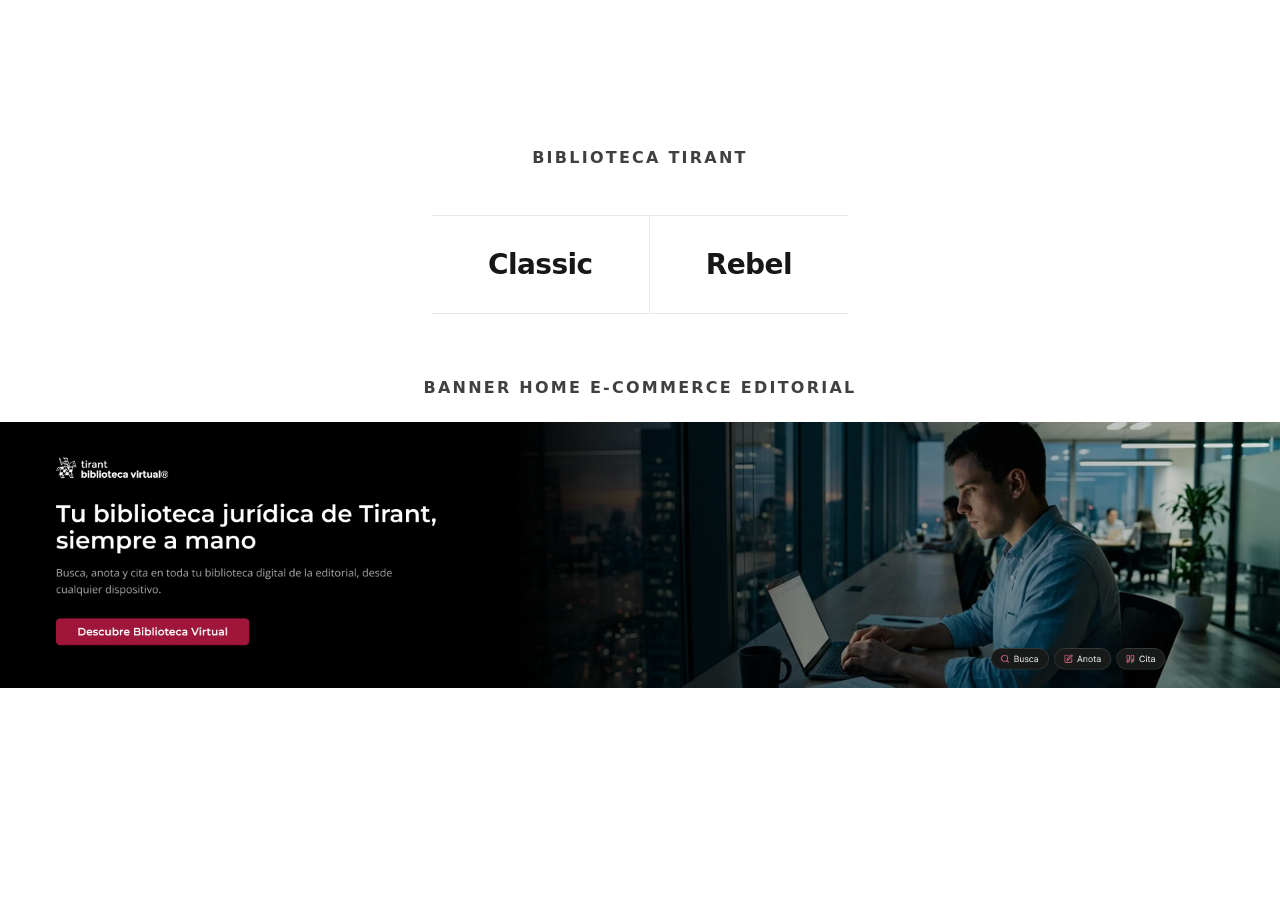
<file: index.html>
<!DOCTYPE html>
<html lang="es">
<head>
<meta charset="UTF-8">
<meta name="viewport" content="width=device-width, initial-scale=1.0">
<title>Biblioteca Tirant · Elige versión</title>
<meta name="robots" content="noindex">
<style>
  :root{
    --ink:#171717; --text:#404040; --border:#E5E7EB; --bg:#FFFFFF;
    --font-display:"Montserrat",system-ui,sans-serif;
    --font-body:"Open Sans",system-ui,sans-serif;
  }
  *{ box-sizing:border-box; }
  html,body{ margin:0; }
  body{
    display:flex; flex-direction:column; align-items:center; justify-content:center;
    min-height:100vh;
    background:var(--bg); color:var(--ink);
    font:400 1rem/1.5 var(--font-body);
  }
  main{ text-align:center; padding:0 24px; }
  h1{
    font:600 1rem/1.2 var(--font-display);
    letter-spacing:.14em; text-transform:uppercase;
    color:var(--text); margin:0 0 48px;
  }
  .choices{
    display:flex; gap:0; border-top:1px solid var(--border); border-bottom:1px solid var(--border);
  }
  .choice{
    display:block; padding:32px 56px;
    font:600 1.75rem/1.2 var(--font-display);
    letter-spacing:-.02em; color:var(--ink);
    text-decoration:none;
    transition:background-color .15s ease, color .15s ease;
  }
  .choice + .choice{ border-left:1px solid var(--border); }
  .choice:hover{ background:var(--ink); color:#fff; }
  .choice:focus-visible{ outline:2px solid var(--ink); outline-offset:-2px; }
  @media (max-width:600px){
    .choices{ flex-direction:column; border-left:1px solid var(--border); border-right:1px solid var(--border); }
    .choice + .choice{ border-left:0; border-top:1px solid var(--border); }
  }

  .banner-section{
    width:100%; margin-top:64px; padding:0 0 64px;
    text-align:center;
  }
  .banner-title{
    font:600 1rem/1.2 var(--font-display);
    letter-spacing:.14em; text-transform:uppercase;
    color:var(--text); margin:0 0 24px;
  }
  .banner-section img{
    display:block; width:100%; height:auto; max-width:1920px; margin:0 auto;
  }
</style>
</head>
<body>
<main>
  <h1>Biblioteca Tirant</h1>
  <nav class="choices" aria-label="Elegir versión de la landing">
    <a class="choice" href="classic/index.html">Classic</a>
    <a class="choice" href="rebel/index.html">Rebel</a>
  </nav>
</main>

<section class="banner-section">
  <h2 class="banner-title">Banner Home E-commerce editorial</h2>
  <img src="img/BANNER-BV-desktop.png" alt="Banner promocional de Biblioteca Virtual para la home del e-commerce de Tirant lo Blanch" width="1920" height="400">
</section>
</body>
</html>
</file>
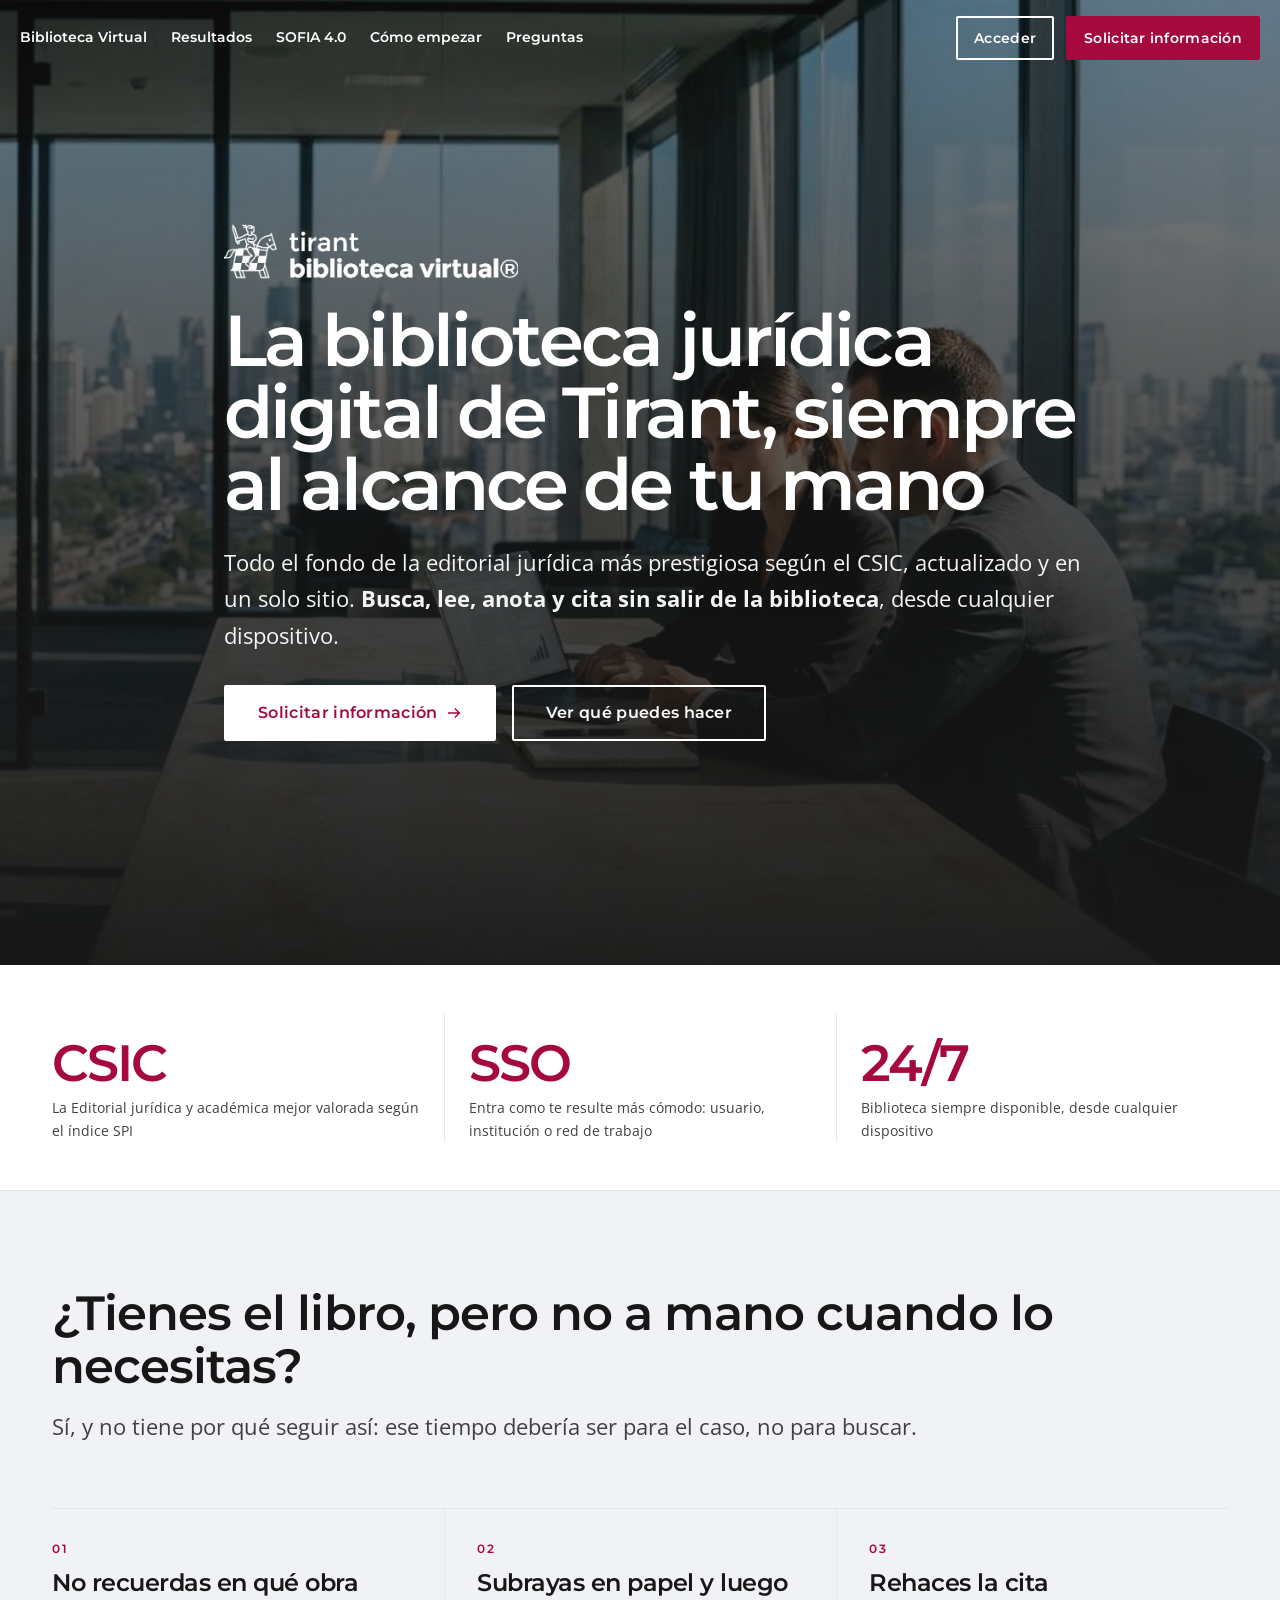
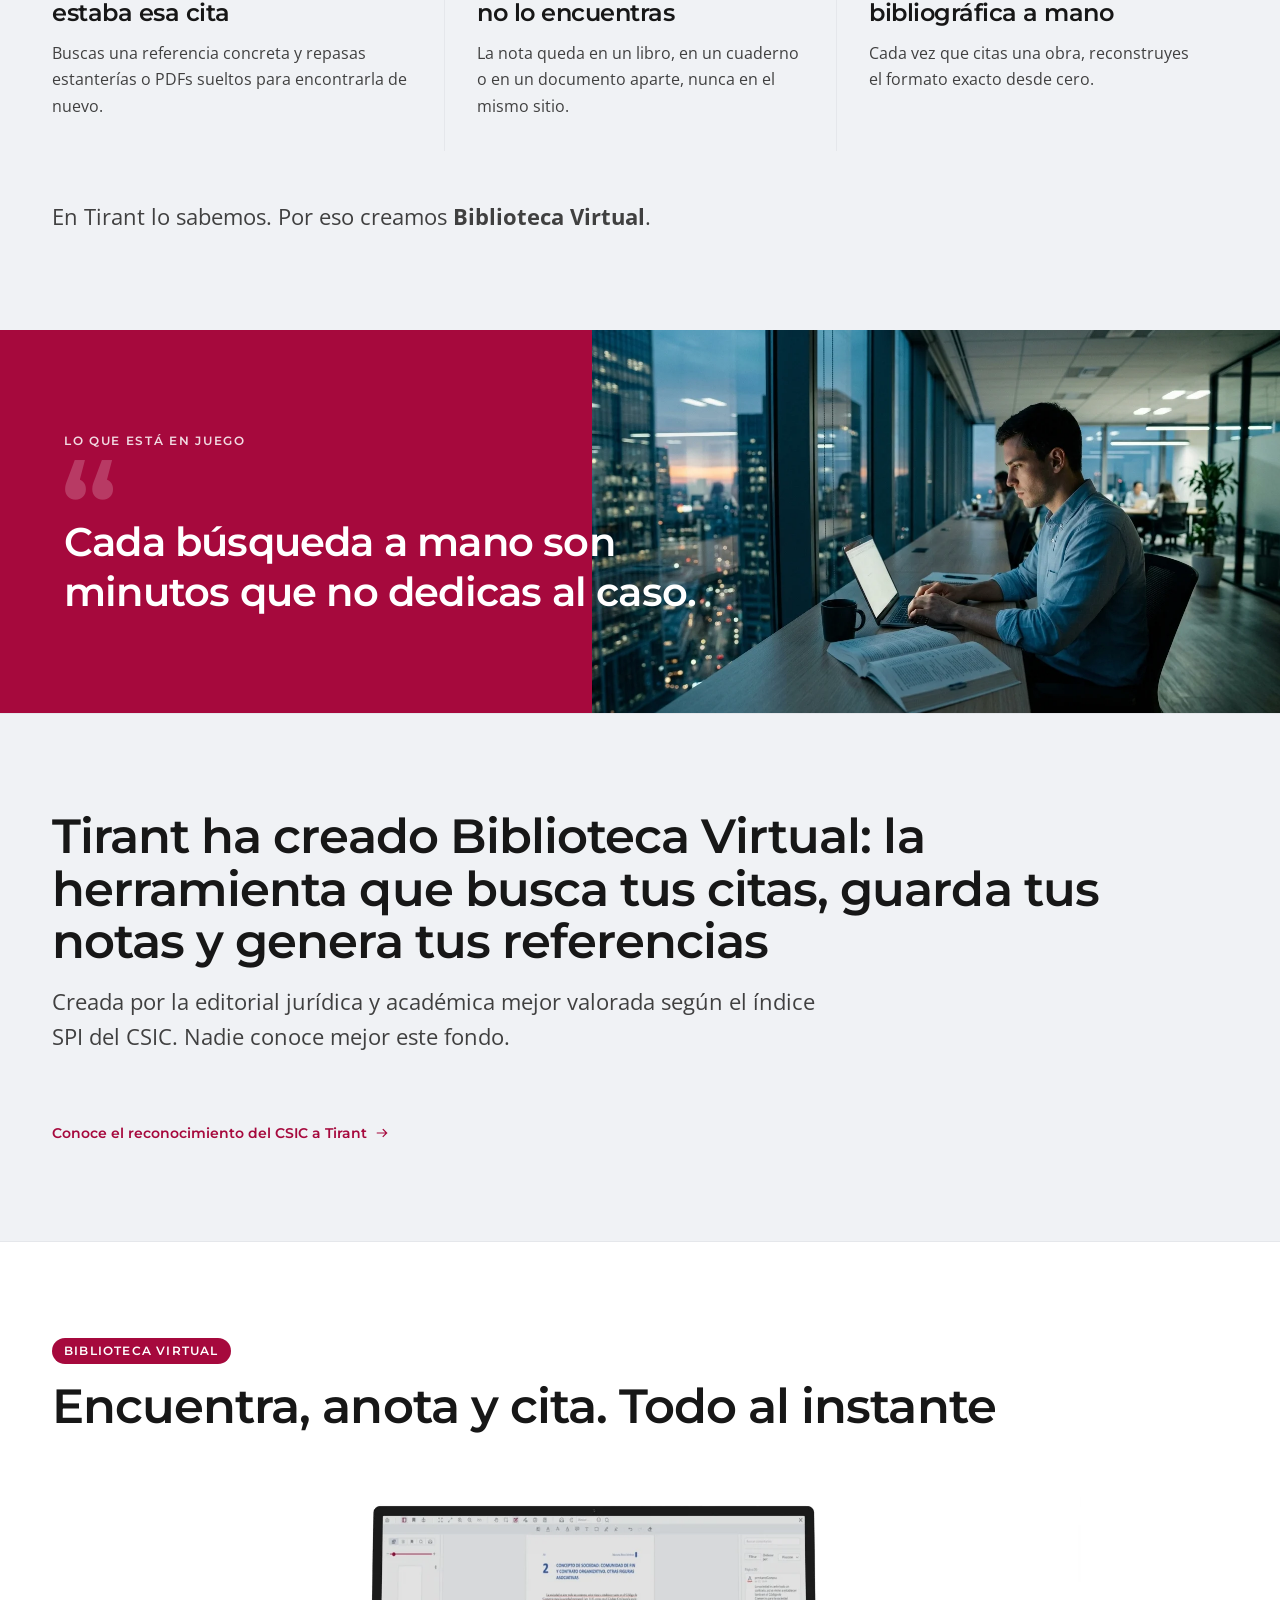
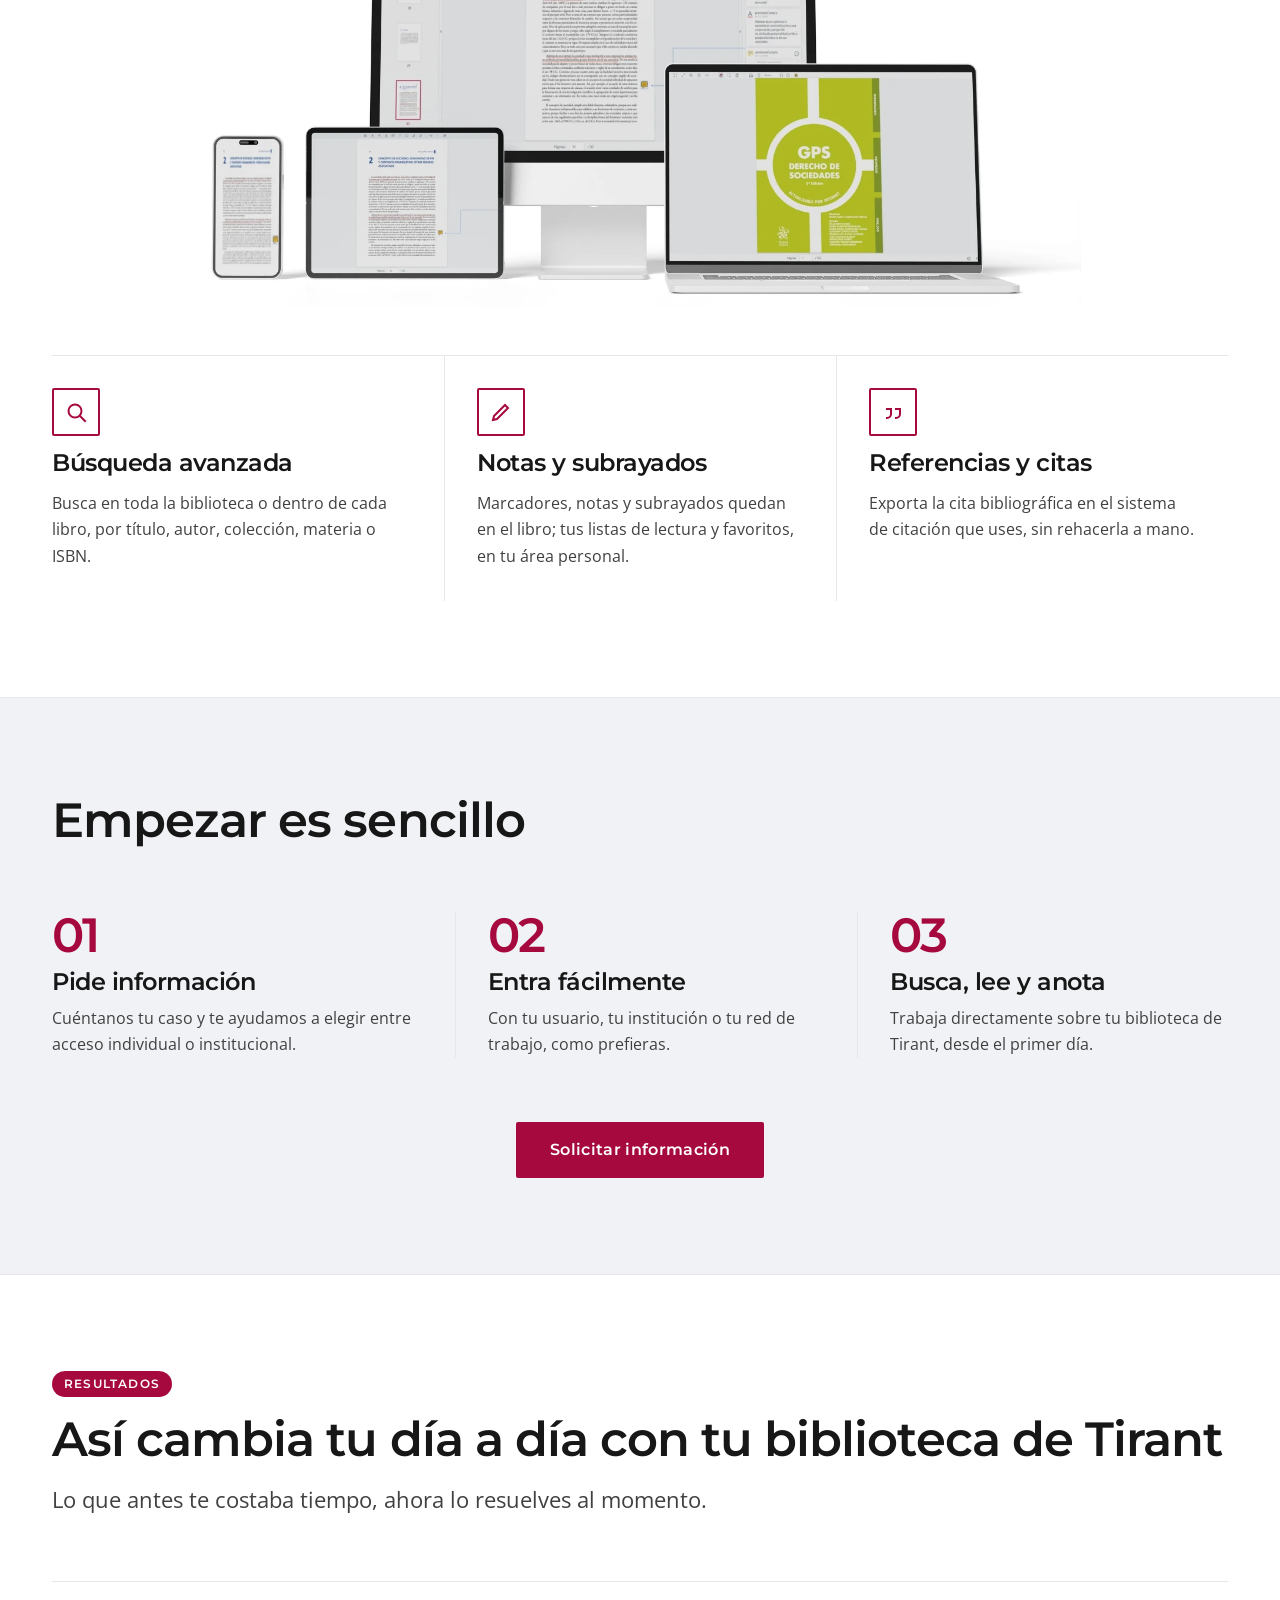
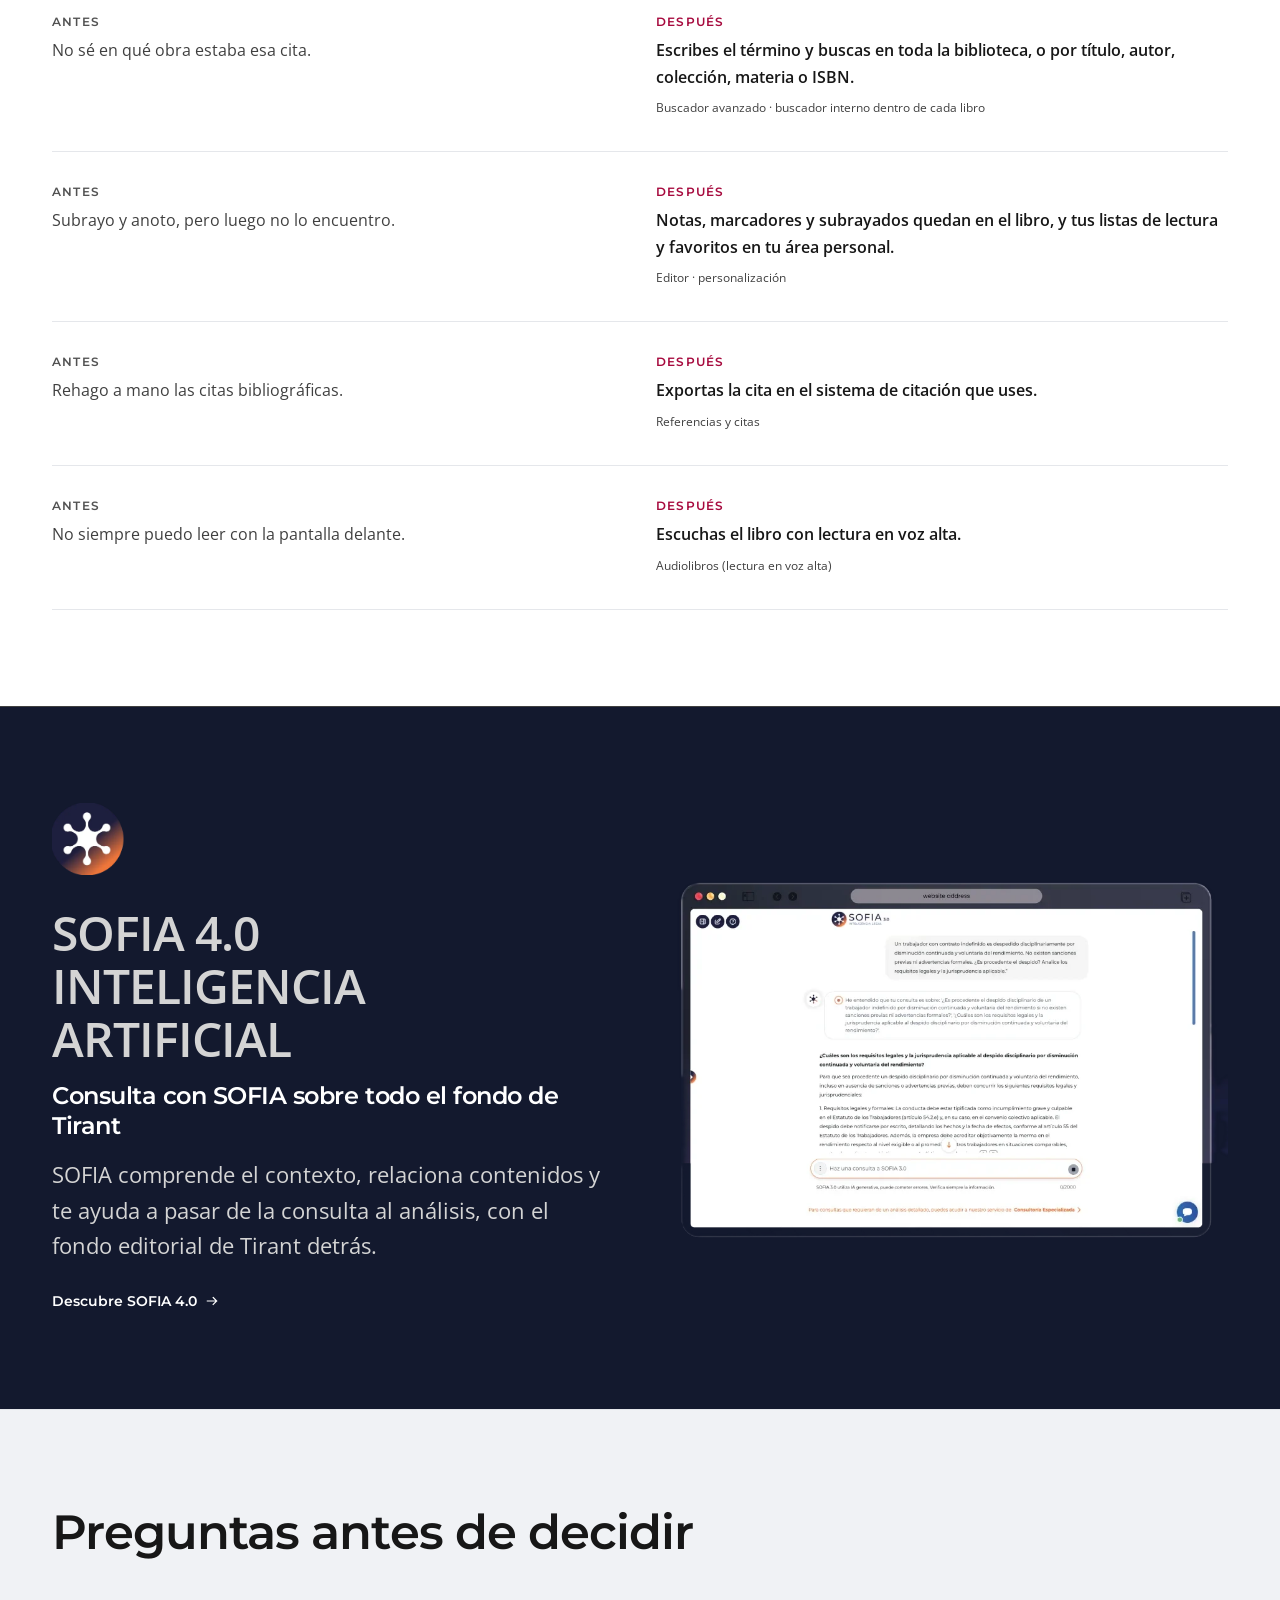
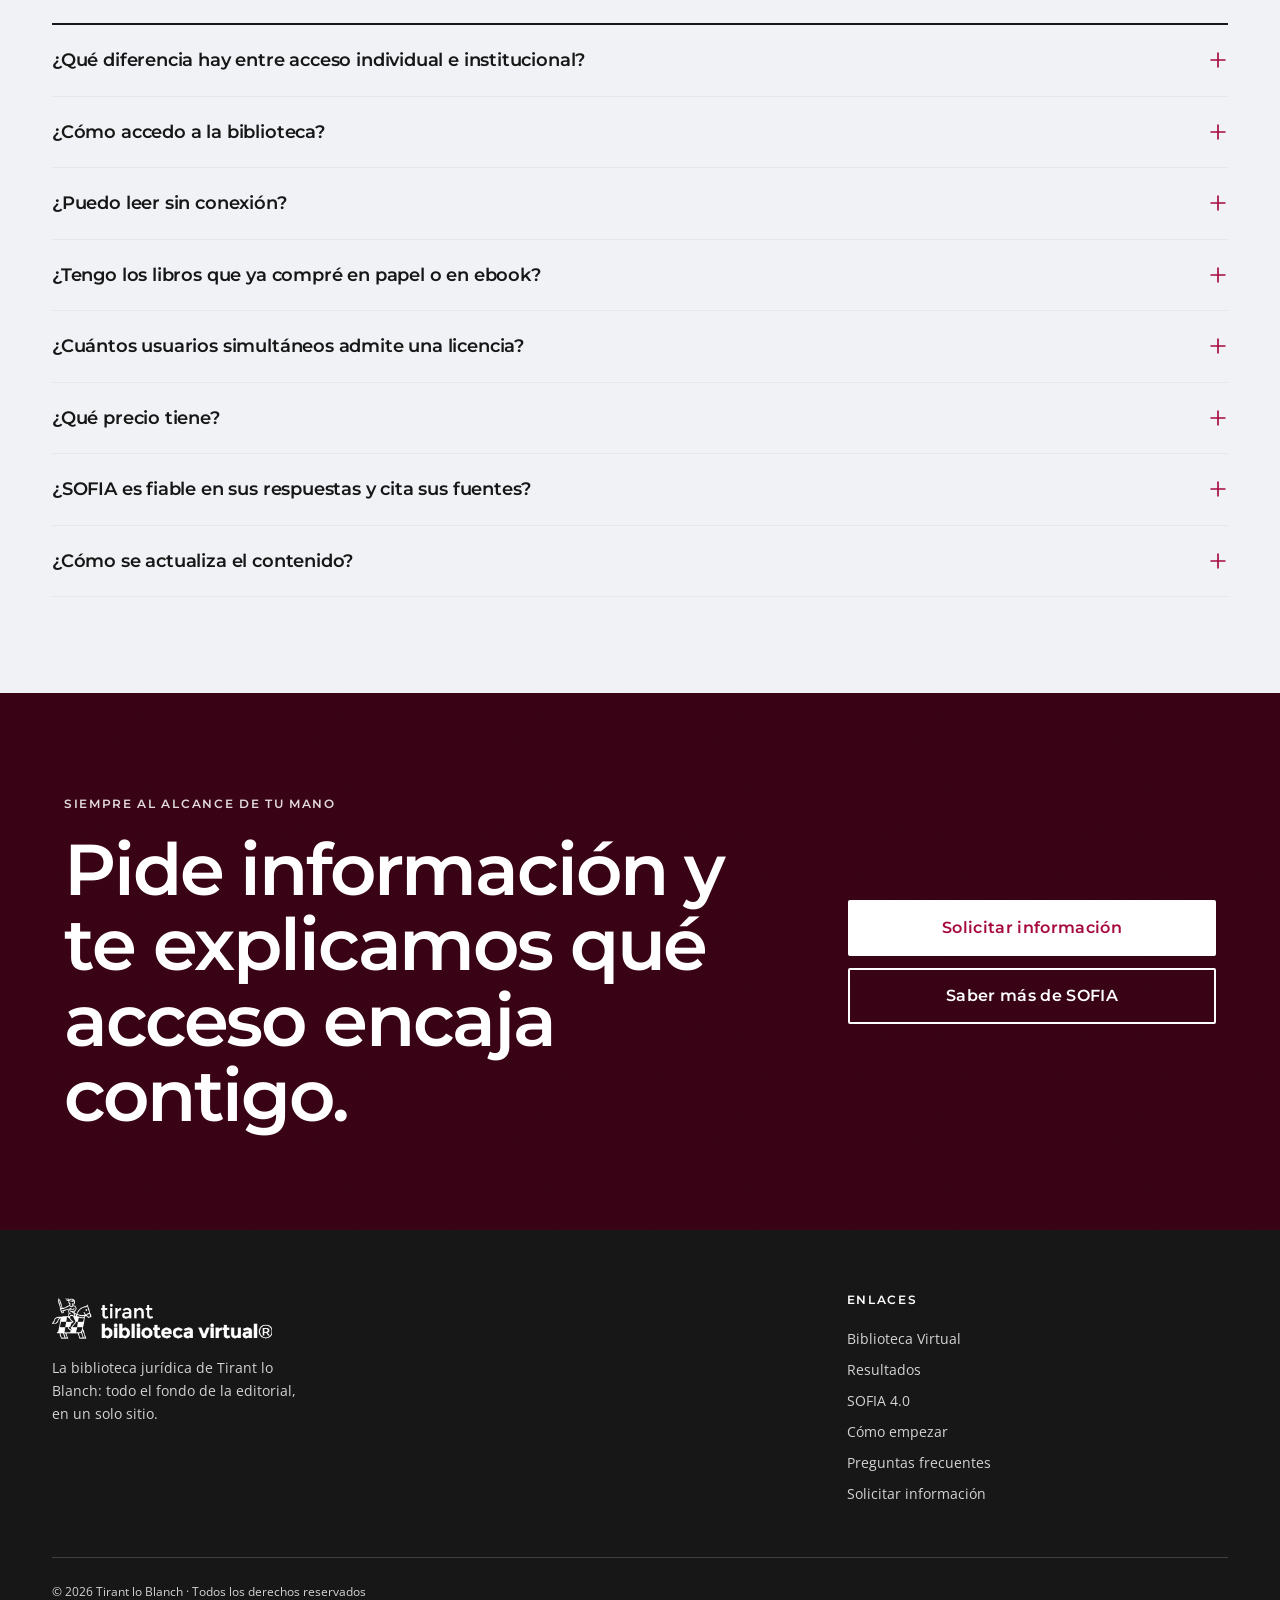
<file: classic/index.html>
<!DOCTYPE html>
<html lang="es">
<head>
<meta charset="UTF-8">
<meta name="viewport" content="width=device-width, initial-scale=1.0">
<title>Biblioteca Tirant · Siempre al alcance de tu mano</title>
<meta name="description" content="Busca, lee, anota y cita en todo el fondo de Tirant lo Blanch, la editorial jurídica más prestigiosa según el CSIC, desde cualquier dispositivo.">
<meta name="theme-color" content="#A6093D">

<link rel="icon" type="image/webp" href="assets/img/ico.png">

<!-- TODO: añadir <link rel="canonical"> y og:url cuando se confirme el dominio final -->
<meta property="og:type" content="website">
<meta property="og:title" content="Biblioteca Tirant · Siempre al alcance de tu mano">
<meta property="og:description" content="Busca, lee, anota y cita en todo el fondo de Tirant lo Blanch, la editorial jurídica más prestigiosa según el CSIC, desde cualquier dispositivo.">
<meta property="og:image" content="assets/img/hero-bg.webp">
<meta property="og:locale" content="es_ES">

<meta name="twitter:card" content="summary_large_image">
<meta name="twitter:title" content="Biblioteca Tirant · Siempre al alcance de tu mano">
<meta name="twitter:description" content="Busca, lee, anota y cita en todo el fondo de Tirant lo Blanch, la editorial jurídica más prestigiosa según el CSIC, desde cualquier dispositivo.">
<meta name="twitter:image" content="assets/img/hero-bg.webp">

<link rel="preconnect" href="https://fonts.googleapis.com">
<link rel="preconnect" href="https://fonts.gstatic.com" crossorigin>
<link href="https://fonts.googleapis.com/css2?family=Montserrat:wght@300..800&family=Open+Sans:wght@400;600&display=swap" rel="stylesheet">

<link rel="stylesheet" href="assets/css/style.css">
</head>
<body>

<a class="skip" href="#main">Saltar al contenido</a>


<!-- Sprite de iconos: una única familia, cuadrícula 24px, trazo 2px -->
<svg width="0" height="0" style="position:absolute" aria-hidden="true" focusable="false">
  <defs>
    <symbol id="i-arrow" viewBox="0 0 24 24"><path d="M4 12h16M14 6l6 6-6 6" fill="none" stroke="currentColor" stroke-width="2" stroke-linecap="square"/></symbol>
    <symbol id="i-plus" viewBox="0 0 24 24"><path d="M12 4v16M4 12h16" fill="none" stroke="currentColor" stroke-width="2" stroke-linecap="square"/></symbol>
    <symbol id="i-search" viewBox="0 0 24 24"><circle cx="11" cy="11" r="6.5" fill="none" stroke="currentColor" stroke-width="2"/><path d="M16 16l5 5" fill="none" stroke="currentColor" stroke-width="2" stroke-linecap="square"/></symbol>
    <symbol id="i-pen" viewBox="0 0 24 24"><path d="M4 20l4-1 11-11-3-3L5 16z" fill="none" stroke="currentColor" stroke-width="2" stroke-linejoin="miter"/></symbol>
    <symbol id="i-quote" viewBox="0 0 24 24"><path d="M5 9h5v5a4 4 0 0 1-4 4H5M14 9h5v5a4 4 0 0 1-4 4h-1" fill="none" stroke="currentColor" stroke-width="2" stroke-linejoin="miter"/></symbol>
    <symbol id="i-headset" viewBox="0 0 24 24"><path d="M4 13v4a2 2 0 0 0 2 2h1v-6H5a1 1 0 0 0-1 1zM20 13v4a2 2 0 0 1-2 2h-1v-6h2a1 1 0 0 1 1 1zM4 13a8 8 0 0 1 16 0" fill="none" stroke="currentColor" stroke-width="2" stroke-linejoin="miter"/></symbol>
    <symbol id="i-cloud" viewBox="0 0 24 24"><path d="M7 18h10a4 4 0 0 0 .5-7.97A5.5 5.5 0 0 0 7 9.5 4.25 4.25 0 0 0 7 18z" fill="none" stroke="currentColor" stroke-width="2" stroke-linejoin="miter"/></symbol>
    <symbol id="i-alert" viewBox="0 0 24 24"><path d="M12 4l9 16H3zM12 10v4M12 17v.5" fill="none" stroke="currentColor" stroke-width="2" stroke-linecap="square"/></symbol>
    <symbol id="i-menu" viewBox="0 0 24 24"><path d="M4 6h16M4 12h16M4 18h16" fill="none" stroke="currentColor" stroke-width="2" stroke-linecap="square"/></symbol>
    <symbol id="i-close" viewBox="0 0 24 24"><path d="M5 5l14 14M19 5L5 19" fill="none" stroke="currentColor" stroke-width="2" stroke-linecap="square"/></symbol>
    <symbol id="i-check" viewBox="0 0 24 24"><path d="M4 12l6 6L20 6" fill="none" stroke="currentColor" stroke-width="2" stroke-linecap="square" stroke-linejoin="miter"/></symbol>
  </defs>
</svg>

<!-- ============================== CABECERA ============================== -->
<header class="site-header">
  <div class="wrap inner">
    <nav class="main-nav" id="main-nav" aria-label="Navegación principal">
      <a href="#guia">Biblioteca Virtual</a>
      <a href="#transformacion">Resultados</a>
      <a href="#sofia">SOFIA 4.0</a>
      <a href="#plan">Cómo empezar</a>
      <a href="#faq">Preguntas</a>
    </nav>

    <div class="header-actions">
      <a class="btn btn-outline btn-sm" href="https://biblioteca.tirant.com/" target="_blank" rel="noopener">Acceder <span class="sr-only">(se abre en una pestaña nueva)</span></a>
      <a class="btn btn-primary btn-sm" href="https://biblioteca.tirant.com/" target="_blank" rel="noopener">Solicitar información <span class="sr-only">(se abre en una pestaña nueva)</span></a>
      <button class="menu-toggle" id="menu-toggle" aria-expanded="false" aria-controls="main-nav" aria-label="Abrir menú">
        <svg class="icon" style="--icon-size:22px" aria-hidden="true"><use href="#i-menu"/></svg>
      </button>
    </div>
  </div>
</header>

<main id="main" tabindex="-1">

<!-- ============================== HERO ============================== -->
<section id="top" class="hero-photo on-dark">
  <div class="hero-photo-bg" aria-hidden="true"></div>
  <div class="hero-photo-overlay" aria-hidden="true"></div>
  <div class="wrap hero-photo-inner">
    <img class="hero-logo" src="assets/img/logo-tirant-white.webp" alt="Tirant · Biblioteca Virtual" width="173" height="33">
    <h1>La biblioteca jurídica digital de <em class="accent">Tirant</em>, siempre al alcance de tu mano</h1>
    <p class="lead">Todo el fondo de la editorial jurídica más prestigiosa según el CSIC, actualizado y en un solo sitio. <strong>Busca, lee, anota y cita sin salir de la biblioteca</strong>, desde cualquier dispositivo.</p>
    <div class="hero-cta">
      <a class="btn btn-primary btn-lg" href="https://biblioteca.tirant.com/" target="_blank" rel="noopener">Solicitar información
        <span class="sr-only">(se abre en una pestaña nueva)</span>
        <svg class="icon" aria-hidden="true"><use href="#i-arrow"/></svg>
      </a>
      <a class="btn btn-outline btn-lg" href="#transformacion">Ver qué puedes hacer</a>
    </div>
  </div>
</section>

<!-- Franja de cifras: solo afirmaciones verificables, sin cifras inventadas -->
<div class="wrap">
  <div class="stats" role="list" aria-label="Datos de la biblioteca">
    <div class="stat" role="listitem"><b>CSIC</b><span>La Editorial jurídica y académica mejor valorada según el índice SPI</span></div>
    <div class="stat" role="listitem"><b>SSO</b><span>Entra como te resulte más cómodo: usuario, institución o red de trabajo</span></div>
    <div class="stat" role="listitem"><b>24/7</b><span>Biblioteca siempre disponible, desde cualquier dispositivo</span></div>
  </div>
</div>

<!-- ============================== PROBLEMA (villano) ============================== -->
<section class="sec alt" id="problema">
  <div class="wrap">
    <div class="sec-head">
      <h2 class="t-h2">¿Tienes el libro, pero no a mano cuando lo necesitas?</h2>
      <p class="t-lead t-lead-wide">Sí, y no tiene por qué seguir así: ese tiempo debería ser para el caso, no para buscar.</p>
    </div>

    <div class="scenes">
      <div class="scene">
        <span class="num">01</span>
        <h3 class="t-h3">No recuerdas en qué obra estaba esa cita</h3>
        <p>Buscas una referencia concreta y repasas estanterías o PDFs sueltos para encontrarla de nuevo.</p>
      </div>
      <div class="scene">
        <span class="num">02</span>
        <h3 class="t-h3">Subrayas en papel y luego no lo encuentras</h3>
        <p>La nota queda en un libro, en un cuaderno o en un documento aparte, nunca en el mismo sitio.</p>
      </div>
      <div class="scene">
        <span class="num">03</span>
        <h3 class="t-h3">Rehaces la cita bibliográfica a mano</h3>
        <p>Cada vez que citas una obra, reconstruyes el formato exacto desde cero.</p>
      </div>
    </div>

    <p class="t-lead" style="margin-top:var(--s-48);">En Tirant lo sabemos. Por eso creamos <strong>Biblioteca Virtual</strong>.</p>
  </div>
</section>

<!-- Banda intensa: lo que está en juego -->
<div class="band on-brand">
  <div class="wrap">
    <span class="label">Lo que está en juego</span>
    <p class="quote" style="margin-top:var(--s-16); color:#fff;">Cada búsqueda a mano son minutos que no dedicas al caso.</p>
  </div>
</div>

<!-- ============================== GUÍA (autoridad) ============================== -->
<section class="sec" id="guia" style="background:var(--bg-section);">
  <div class="wrap">
    <div class="sec-head">
      <h2 class="t-h2">Tirant ha creado Biblioteca Virtual: la herramienta que busca tus citas, guarda tus notas y genera tus referencias</h2>
      <p class="t-lead">Creada por la editorial jurídica y académica mejor valorada según el índice SPI del CSIC. Nadie conoce mejor este fondo.</p>
    </div>
    <a class="link-arrow" href="https://www.tirant.com" target="_blank" rel="noopener">
      Conoce el reconocimiento del CSIC a Tirant
      <span class="sr-only">(se abre en una pestaña nueva)</span>
      <svg class="icon" aria-hidden="true"><use href="#i-arrow"/></svg>
    </a>
  </div>
</section>

<!-- ============================== CARACTERÍSTICAS ============================== -->
<section class="sec">
  <div class="wrap">
    <div class="sec-head">
      <span class="tag">Biblioteca Virtual</span>
      <h2 class="t-h2">Encuentra, anota y cita. Todo al instante</h2>
    </div>
    <img class="feat-shot" src="assets/img/devices.webp" alt="Un mismo libro abierto a la vez en escritorio, portátil, tablet y móvil, con notas, búsqueda y marcadores sincronizados" width="1520" height="700" loading="lazy">
    <div class="features">
      <div class="feat">
        <div class="ico"><svg class="icon" aria-hidden="true"><use href="#i-search"/></svg></div>
        <h3 class="t-h3">Búsqueda avanzada</h3>
        <p>Busca en toda la biblioteca o dentro de cada libro, por título, autor, colección, materia o ISBN.</p>
      </div>
      <div class="feat">
        <div class="ico"><svg class="icon" aria-hidden="true"><use href="#i-pen"/></svg></div>
        <h3 class="t-h3">Notas y subrayados</h3>
        <p>Marcadores, notas y subrayados quedan en el libro; tus listas de lectura y favoritos, en tu área personal.</p>
      </div>
      <div class="feat">
        <div class="ico"><svg class="icon" aria-hidden="true"><use href="#i-quote"/></svg></div>
        <h3 class="t-h3">Referencias y citas</h3>
        <p>Exporta la cita bibliográfica en el sistema de citación que uses, sin rehacerla a mano.</p>
      </div>
    </div>
  </div>
</section>

<!-- ============================== PLAN ============================== -->
<section class="sec alt" id="plan">
  <div class="wrap">
    <div class="sec-head">
      <h2 class="t-h2">Empezar es sencillo</h2>
    </div>
    <div class="steps">
      <div class="step">
        <h3 class="t-h3">Pide información</h3>
        <p>Cuéntanos tu caso y te ayudamos a elegir entre acceso individual o institucional.</p>
      </div>
      <div class="step">
        <h3 class="t-h3">Entra fácilmente</h3>
        <p>Con tu usuario, tu institución o tu red de trabajo, como prefieras.</p>
      </div>
      <div class="step">
        <h3 class="t-h3">Busca, lee y anota</h3>
        <p>Trabaja directamente sobre tu biblioteca de Tirant, desde el primer día.</p>
      </div>
    </div>
    <div class="plan-cta">
      <a class="btn btn-primary btn-lg" href="https://biblioteca.tirant.com/" target="_blank" rel="noopener">Solicitar información<span class="sr-only"> (se abre en una pestaña nueva)</span></a>
    </div>
  </div>
</section>

<!-- ============================== TRANSFORMACIÓN ============================== -->
<section class="sec" id="transformacion">
  <div class="wrap">
    <div class="sec-head">
      <span class="tag">Resultados</span>
      <h2 class="t-h2">Así cambia tu día a día con tu biblioteca de Tirant</h2>
      <p class="t-lead">Lo que antes te costaba tiempo, ahora lo resuelves al momento.</p>
    </div>

    <div class="transform-table">
      <div class="transform-row">
        <div class="before"><b>Antes</b><p>No sé en qué obra estaba esa cita.</p></div>
        <div class="after"><b>Después</b><p>Escribes el término y buscas en toda la biblioteca, o por título, autor, colección, materia o ISBN.</p><span class="feature-tag">Buscador avanzado · buscador interno dentro de cada libro</span></div>
      </div>
      <div class="transform-row">
        <div class="before"><b>Antes</b><p>Subrayo y anoto, pero luego no lo encuentro.</p></div>
        <div class="after"><b>Después</b><p>Notas, marcadores y subrayados quedan en el libro, y tus listas de lectura y favoritos en tu área personal.</p><span class="feature-tag">Editor · personalización</span></div>
      </div>
      <div class="transform-row">
        <div class="before"><b>Antes</b><p>Rehago a mano las citas bibliográficas.</p></div>
        <div class="after"><b>Después</b><p>Exportas la cita en el sistema de citación que uses.</p><span class="feature-tag">Referencias y citas</span></div>
      </div>
      <div class="transform-row">
        <div class="before"><b>Antes</b><p>No siempre puedo leer con la pantalla delante.</p></div>
        <div class="after"><b>Después</b><p>Escuchas el libro con lectura en voz alta.</p><span class="feature-tag">Audiolibros (lectura en voz alta)</span></div>
      </div>
    </div>
  </div>
</section>

<!-- ============================== SOFIA 4.0 ============================== -->
<section class="sec on-dark" id="sofia" style="background:#13192E;">
  <div class="wrap">
    <div class="sofia-grid">
      <div>
        <div class="sec-head" style="margin-bottom:var(--s-24);">
          <img class="logo-sofia" src="assets/img/logo_sofia_40.webp" alt="SOFIA 4.0 · Inteligencia legal" width="727" height="191">
          <p class="t-h2 sofia-tagline">SOFIA 4.0<br>INTELIGENCIA ARTIFICIAL</p>
          <h2 class="t-h3">Consulta con SOFIA sobre todo el fondo de Tirant</h2>
          <p class="t-lead">SOFIA comprende el contexto, relaciona contenidos y te ayuda a pasar de la consulta al análisis, con el fondo editorial de Tirant detrás.</p>
        </div>
        <a class="link-arrow" href="https://biblioteca.tirant.com/" target="_blank" rel="noopener">
          Descubre SOFIA 4.0
          <span class="sr-only">(se abre en una pestaña nueva)</span>
          <svg class="icon" aria-hidden="true"><use href="#i-arrow"/></svg>
        </a>
      </div>
      <img class="sofia-shot" src="assets/img/sofia-screen.webp" alt="Pantalla de SOFIA respondiendo a una consulta jurídica con análisis y requisitos legales detallados" width="893" height="606" loading="lazy">
    </div>
  </div>
</section>

<!-- ============================== FAQ ============================== -->
<section class="sec alt" id="faq">
  <div class="wrap">
    <div class="sec-head">
      <h2 class="t-h2">Preguntas antes de decidir</h2>
    </div>

    <div class="faq">
      <details>
        <summary>¿Qué diferencia hay entre acceso individual e institucional?
          <svg class="icon" aria-hidden="true"><use href="#i-plus"/></svg>
        </summary>
        <p>El acceso individual está pensado para un único profesional; el institucional, para universidades, despachos o colegios profesionales con varios usuarios. Escríbenos para confirmar qué encaja con tu caso.</p>
      </details>
      <details>
        <summary>¿Cómo accedo a la biblioteca?
          <svg class="icon" aria-hidden="true"><use href="#i-plus"/></svg>
        </summary>
        <p>Con usuario y contraseña, mediante Single Sign-On de tu institución o por reconocimiento de IP, según el tipo de acceso contratado.</p>
      </details>
      <details>
        <summary>¿Puedo leer sin conexión?
          <svg class="icon" aria-hidden="true"><use href="#i-plus"/></svg>
        </summary>
        <p>El acceso requiere conexión a internet. Si necesitas lectura sin conexión para tu caso concreto, consúltanoslo al solicitar información.</p>
      </details>
      <details>
        <summary>¿Tengo los libros que ya compré en papel o en ebook?
          <svg class="icon" aria-hidden="true"><use href="#i-plus"/></svg>
        </summary>
        <p>Depende de tu suscripción y del título. Escríbenos con tu caso y te confirmamos qué contenido tienes disponible.</p>
      </details>
      <details>
        <summary>¿Cuántos usuarios simultáneos admite una licencia?
          <svg class="icon" aria-hidden="true"><use href="#i-plus"/></svg>
        </summary>
        <p>Varía según el tipo de licencia individual o institucional. Te lo detallamos al solicitar información.</p>
      </details>
      <details>
        <summary>¿Qué precio tiene?
          <svg class="icon" aria-hidden="true"><use href="#i-plus"/></svg>
        </summary>
        <p>El precio depende del tipo de acceso y del volumen de usuarios. Solicita información y te preparamos una propuesta.</p>
      </details>
      <details>
        <summary>¿SOFIA es fiable en sus respuestas y cita sus fuentes?
          <svg class="icon" aria-hidden="true"><use href="#i-plus"/></svg>
        </summary>
        <p>SOFIA trabaja sobre el fondo editorial de Tirant. Para el detalle de sus fuentes y límites de uso, consúltanoslo al solicitar información.</p>
      </details>
      <details>
        <summary>¿Cómo se actualiza el contenido?
          <svg class="icon" aria-hidden="true"><use href="#i-plus"/></svg>
        </summary>
        <p>El fondo está en continua actualización, con nuevas publicaciones de la editorial incorporadas de forma progresiva.</p>
      </details>
    </div>
  </div>
</section>

<!-- ============================== CTA FINAL ============================== -->
<div class="band on-wine">
  <div class="wrap">
    <div class="hero cta-final-hero">
      <div>
        <span class="label">Siempre al alcance de tu mano</span>
        <h2 class="t-h1" style="margin-top:var(--s-16); color:#fff;">Pide información y te explicamos qué acceso encaja contigo.</h2>
      </div>
      <div class="cta-final-actions on-wine">
        <a class="btn btn-primary btn-lg" href="https://biblioteca.tirant.com/" target="_blank" rel="noopener">Solicitar información<span class="sr-only"> (se abre en una pestaña nueva)</span></a>
        <a class="btn btn-outline btn-lg" href="#sofia">Saber más de SOFIA</a>
      </div>
    </div>
  </div>
</div>

</main>

<!-- ============================== PIE ============================== -->
<footer class="site-footer">
  <div class="wrap">
    <div class="cols">
      <div>
        <a class="logo footer-logo" href="#top">
          <img src="assets/img/logo-tirant-white.webp" alt="Tirant · Biblioteca Virtual" width="173" height="33">
        </a>
        <p style="margin-top:var(--s-12); font-size:var(--fs-small); max-width:32ch;">La biblioteca jurídica de Tirant lo Blanch: todo el fondo de la editorial, en un solo sitio.</p>
      </div>
      <div>
        <h4>Enlaces</h4>
        <a href="#guia">Biblioteca Virtual</a>
        <a href="#transformacion">Resultados</a>
        <a href="#sofia">SOFIA 4.0</a>
        <a href="#plan">Cómo empezar</a>
        <a href="#faq">Preguntas frecuentes</a>
        <a href="https://biblioteca.tirant.com/" target="_blank" rel="noopener">Solicitar información<span class="sr-only"> (se abre en una pestaña nueva)</span></a>
      </div>
    </div>
    <p class="legal">© 2026 Tirant lo Blanch · Todos los derechos reservados</p>
  </div>
</footer>

<script src="assets/js/main.js"></script>
</body>
</html>
</file>
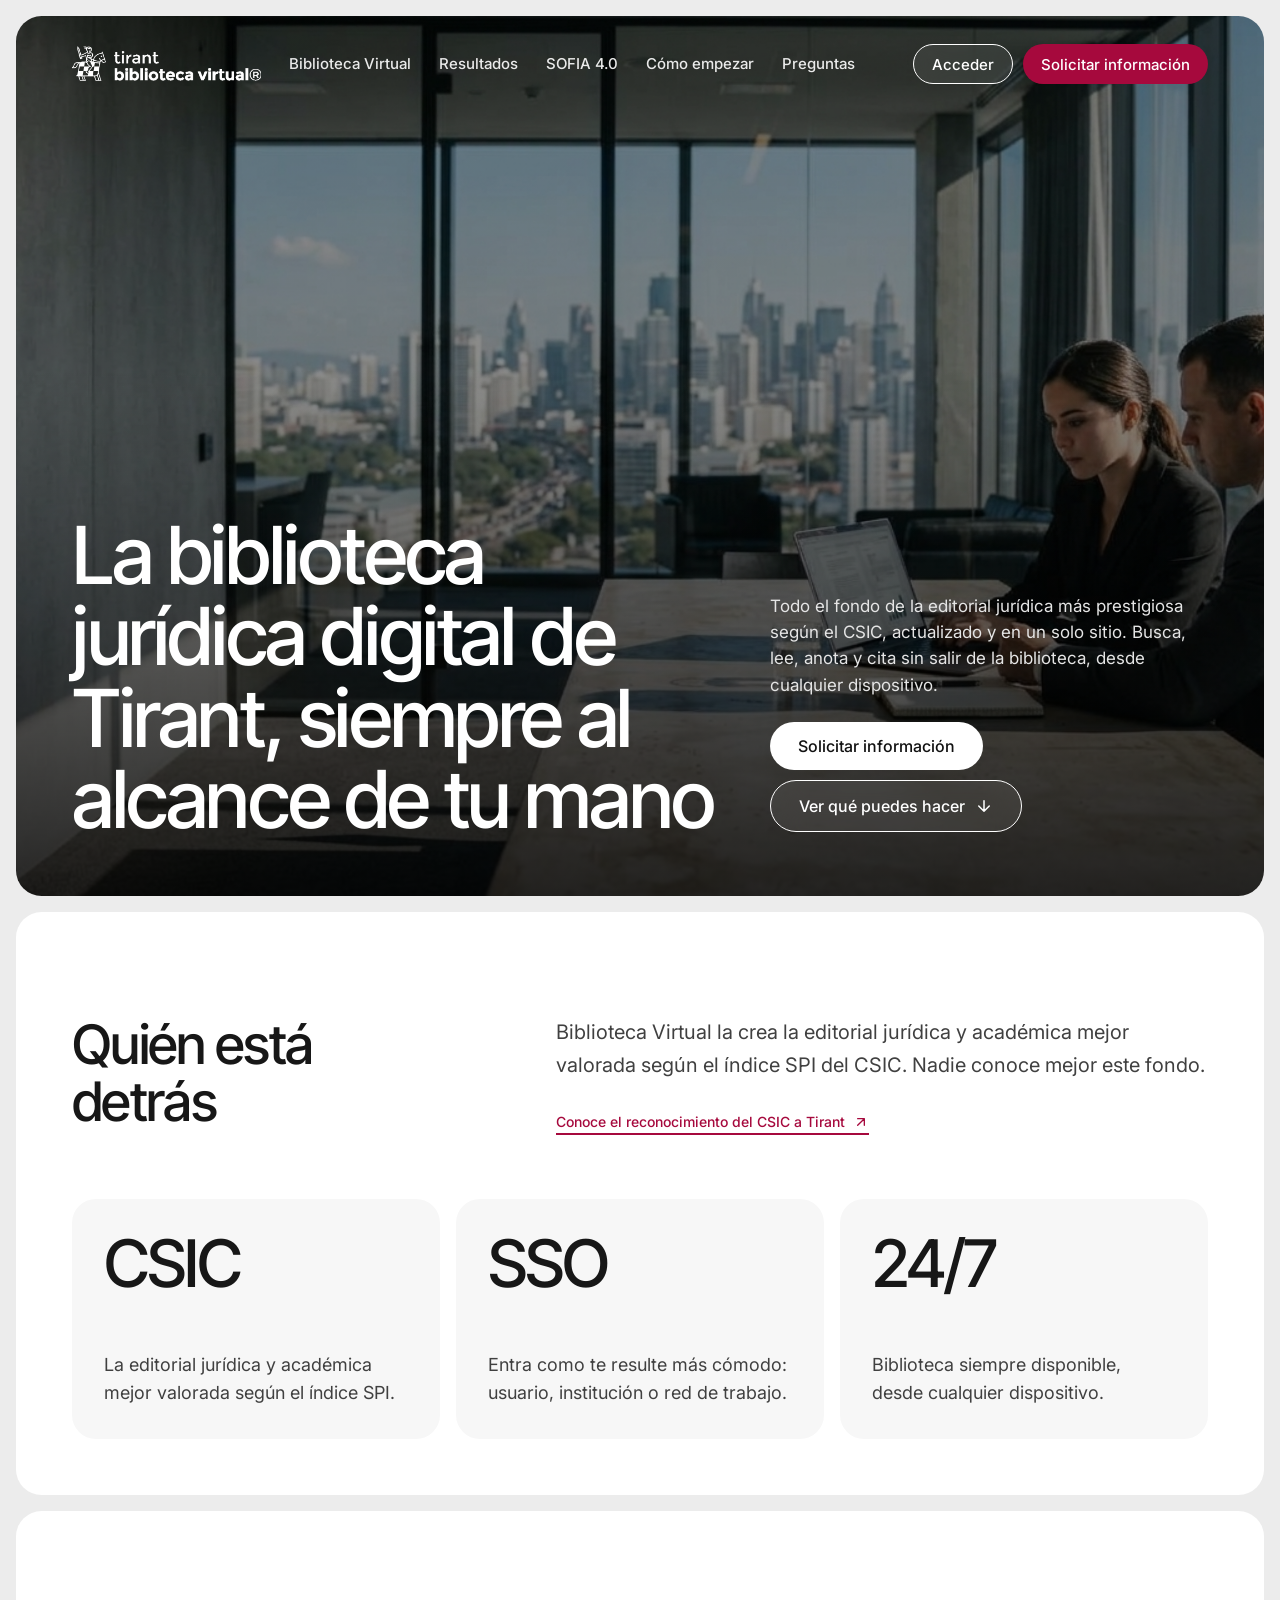
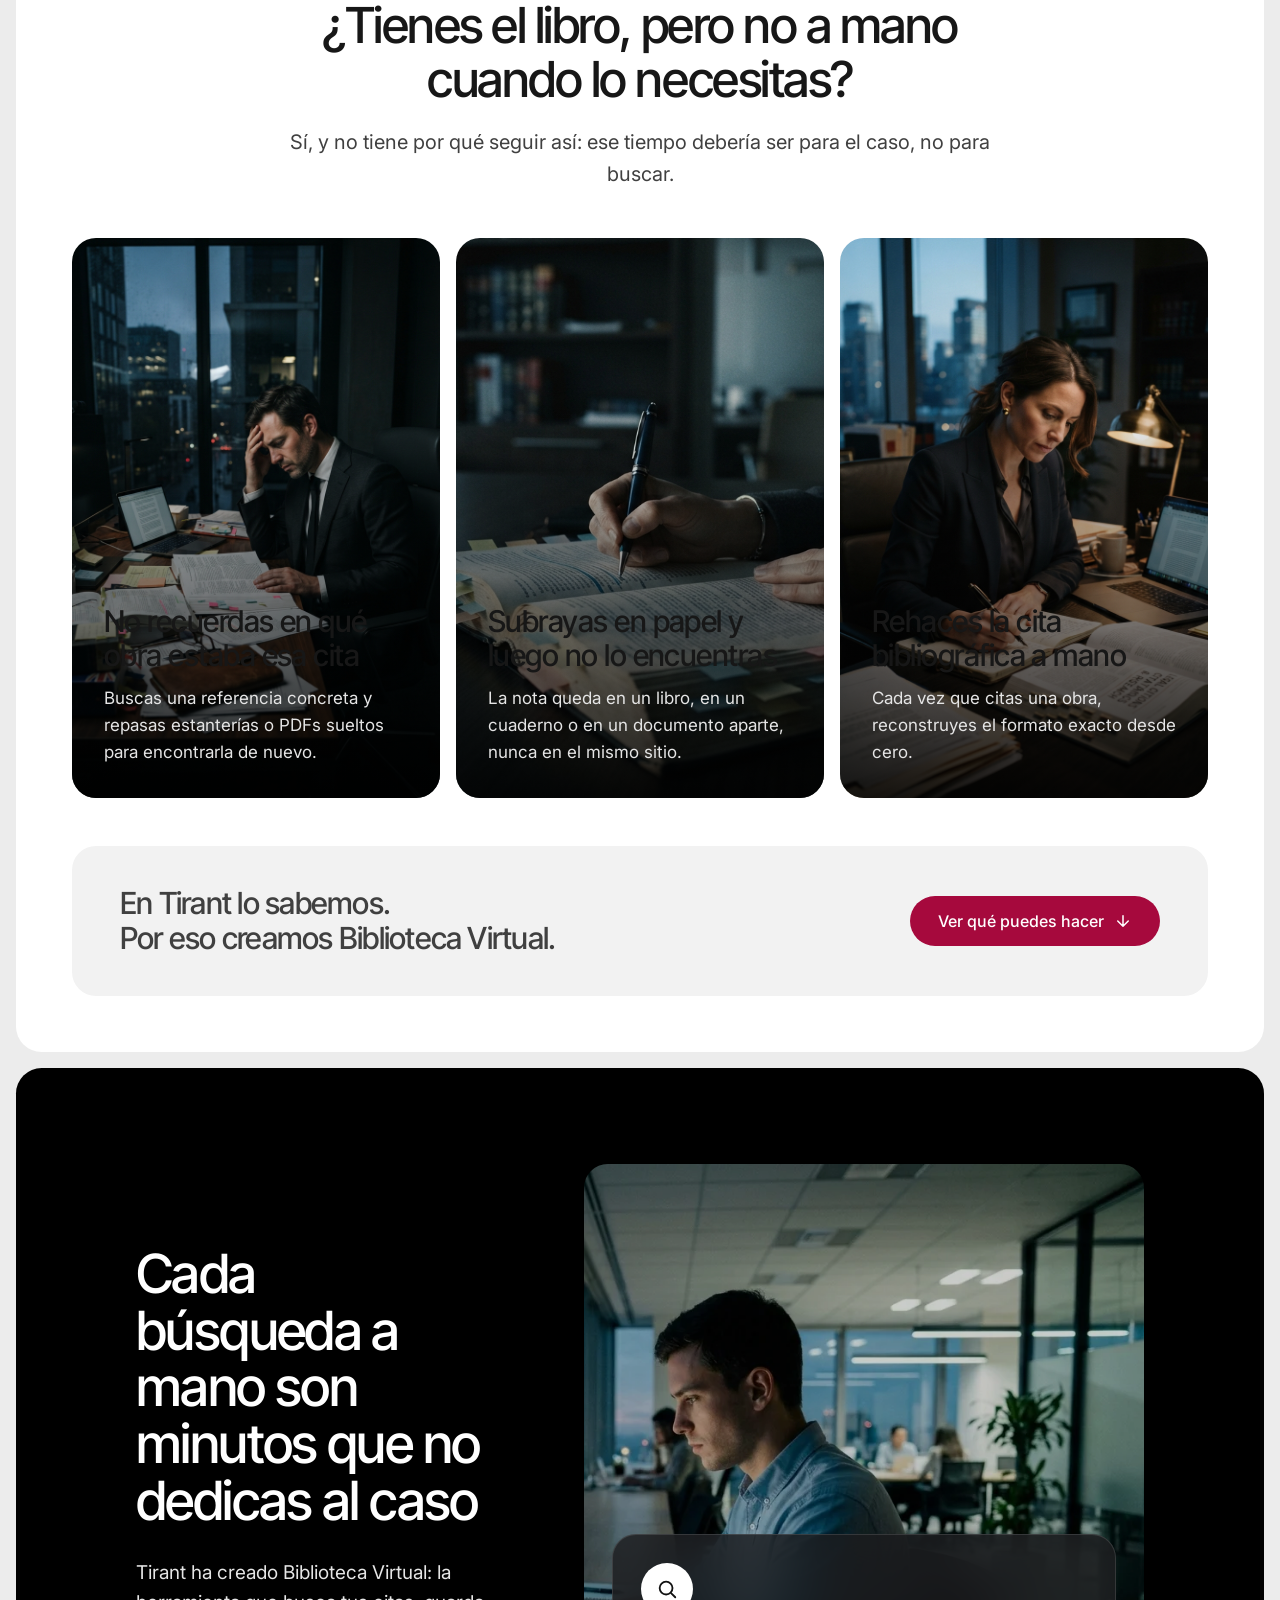
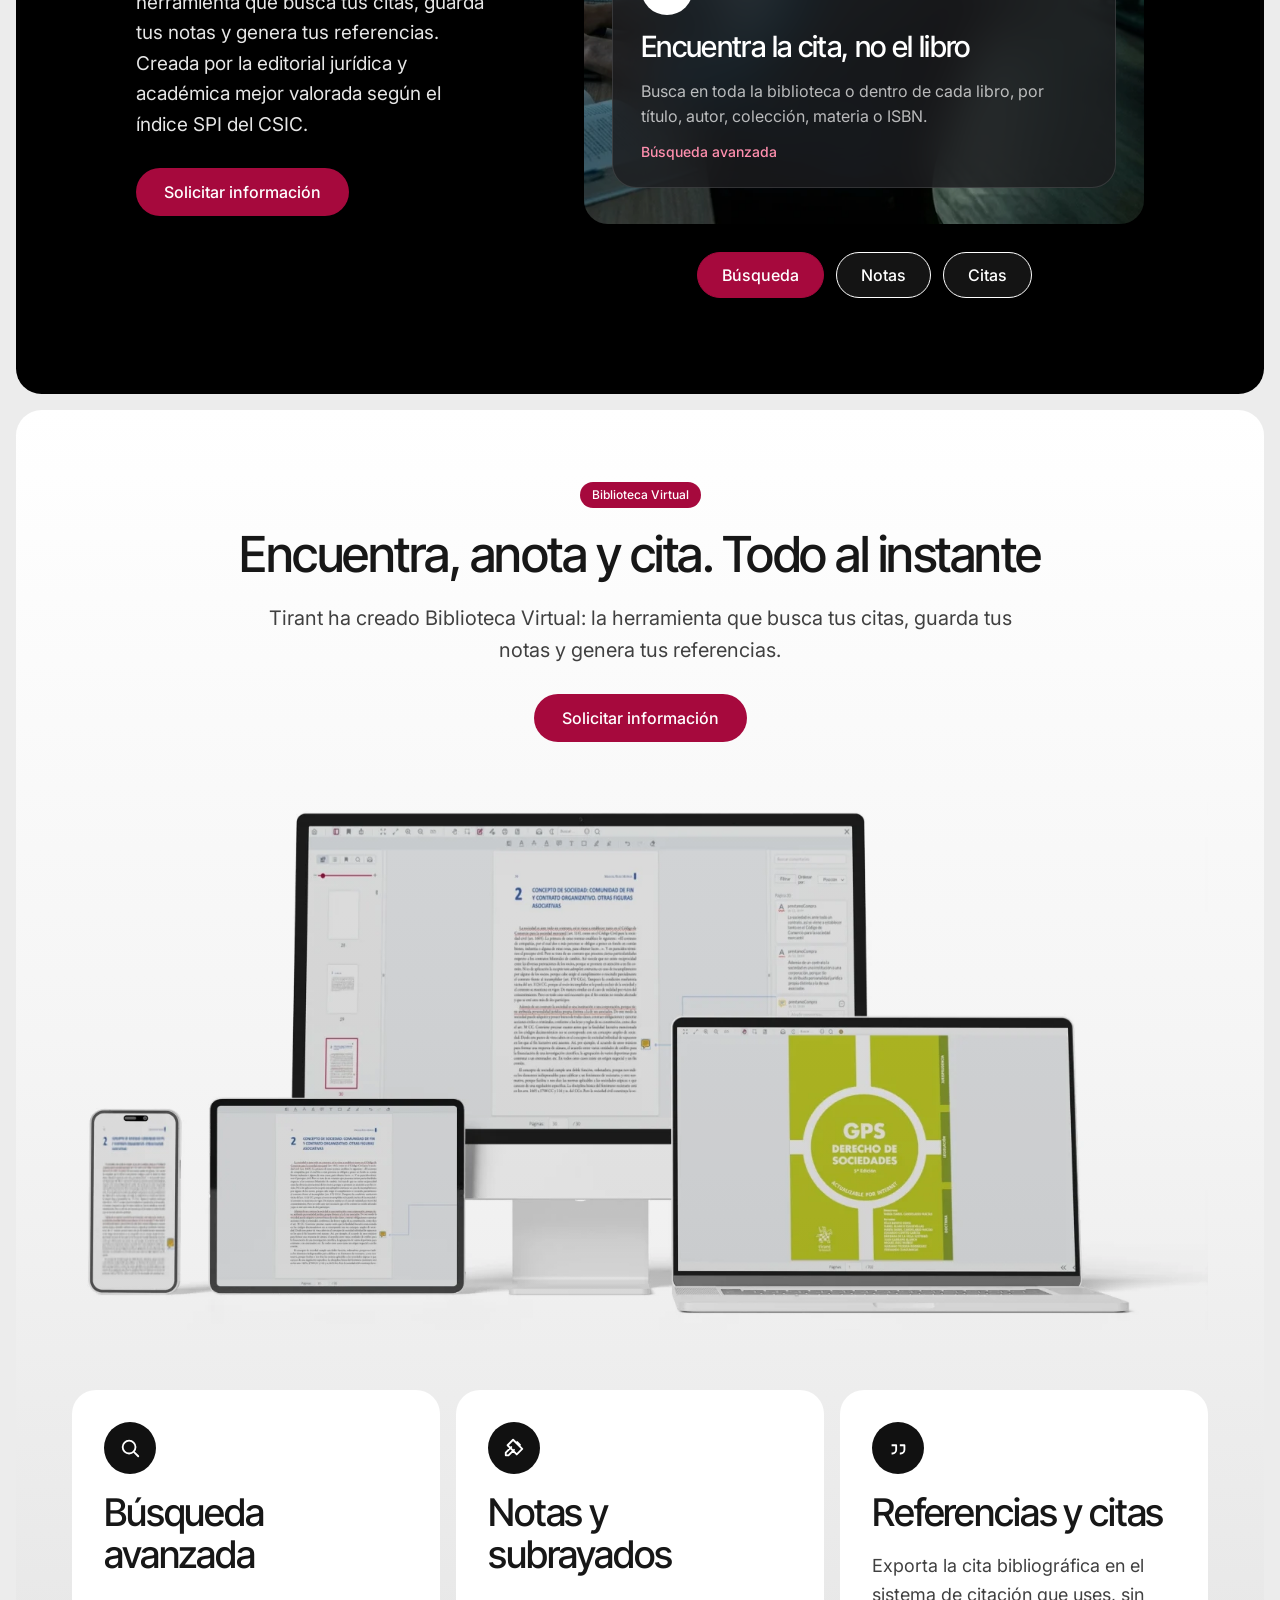
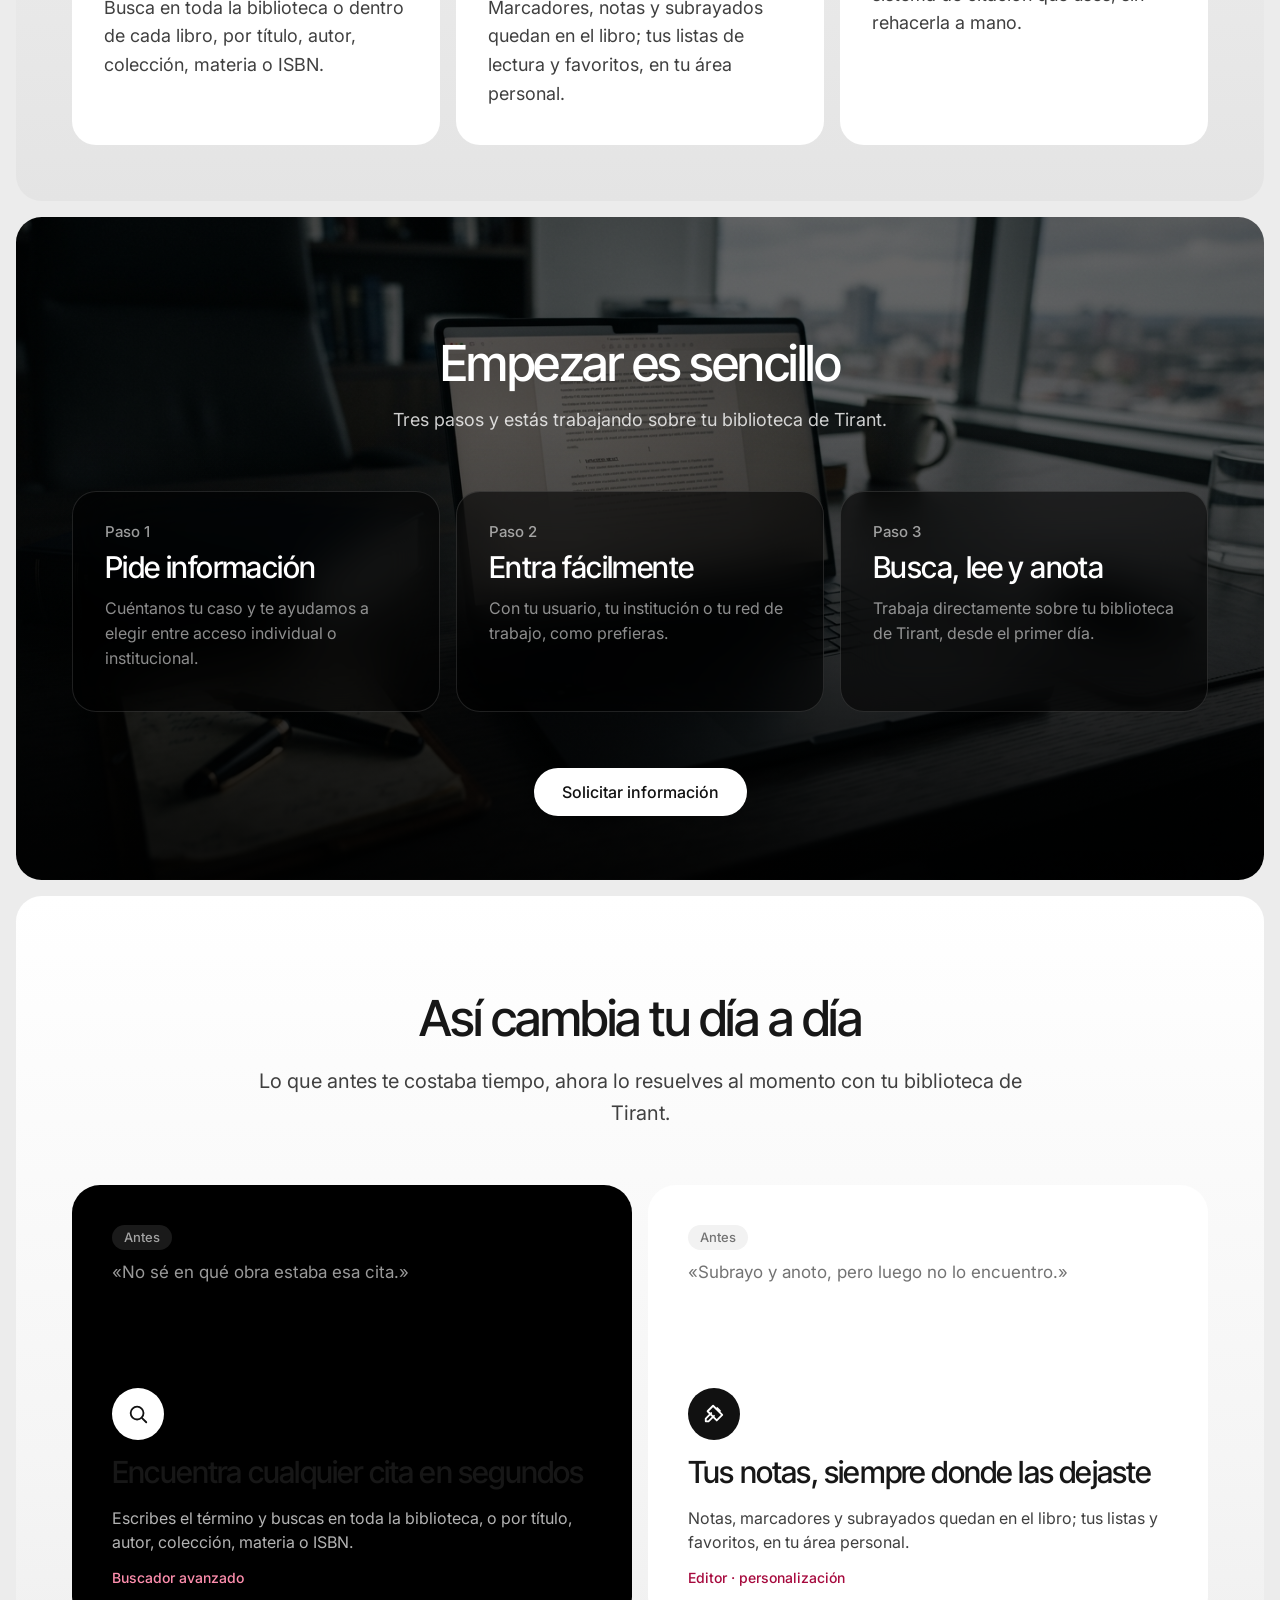
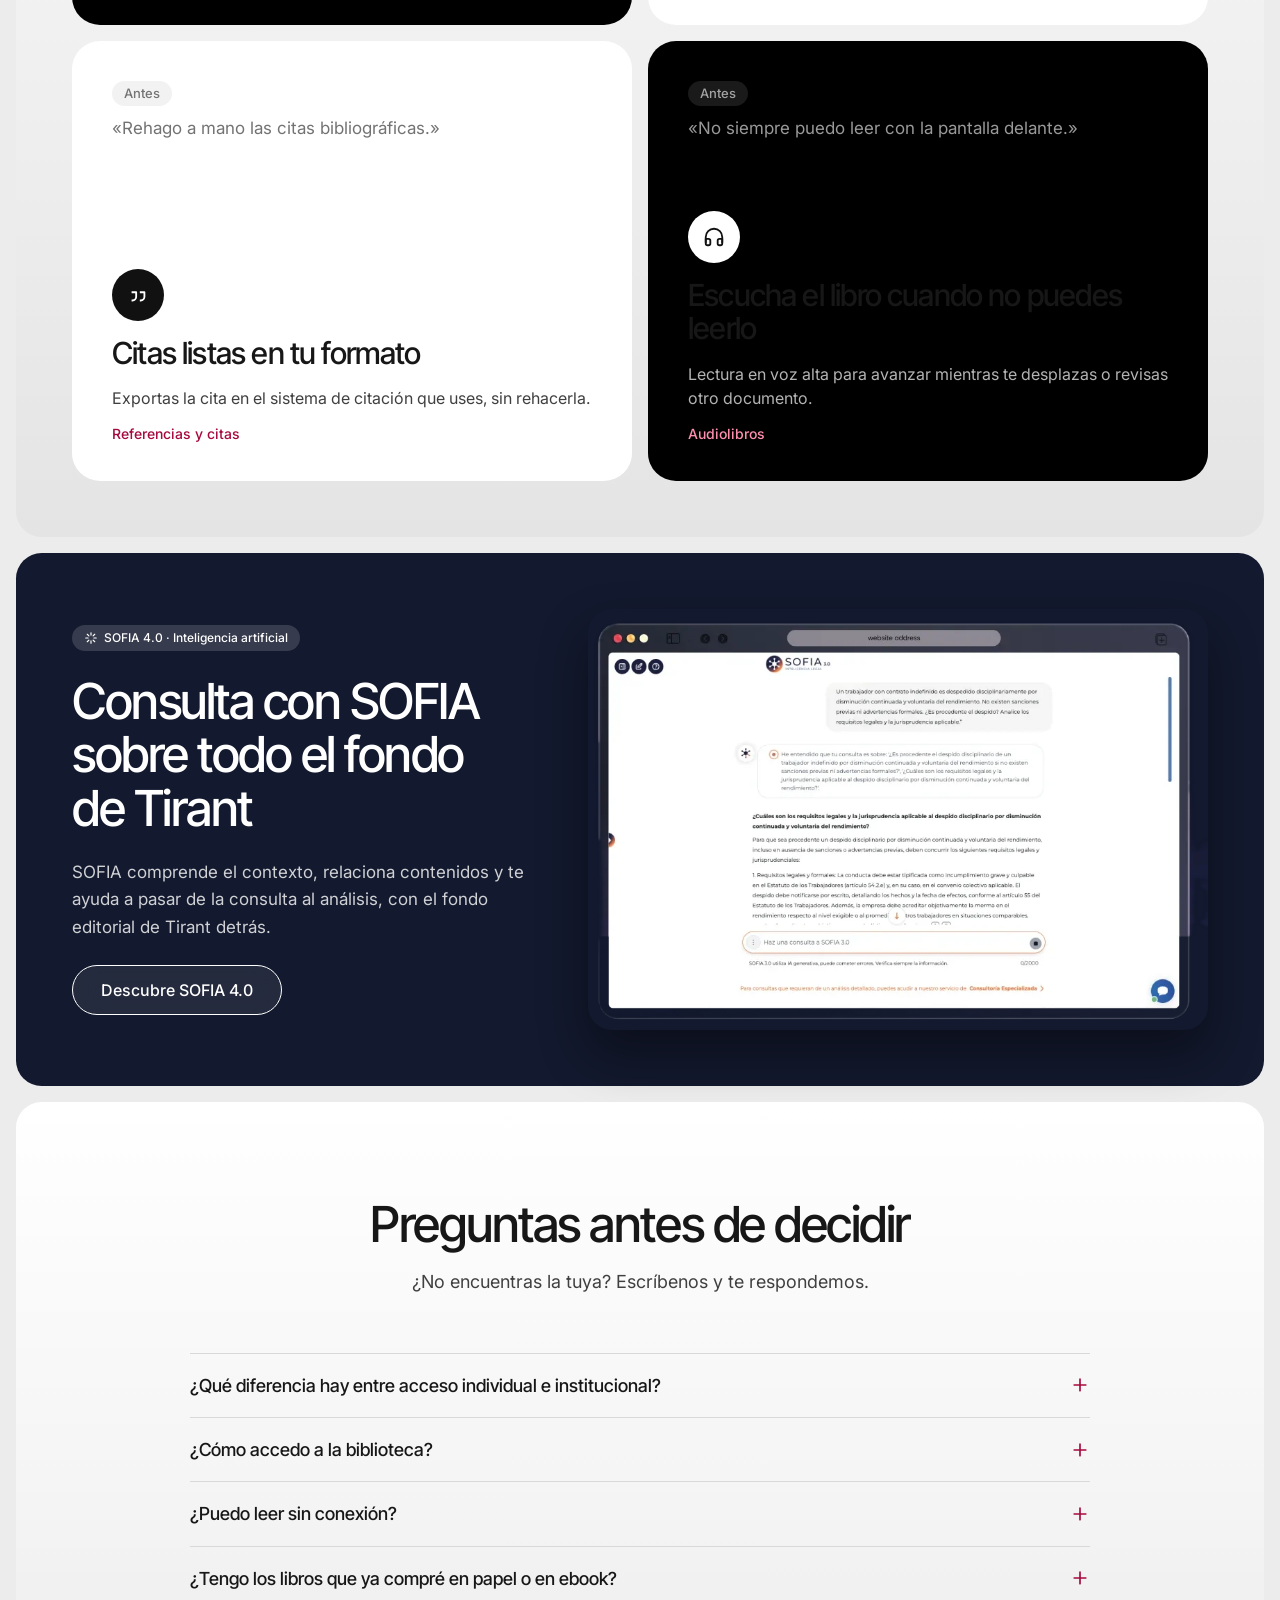
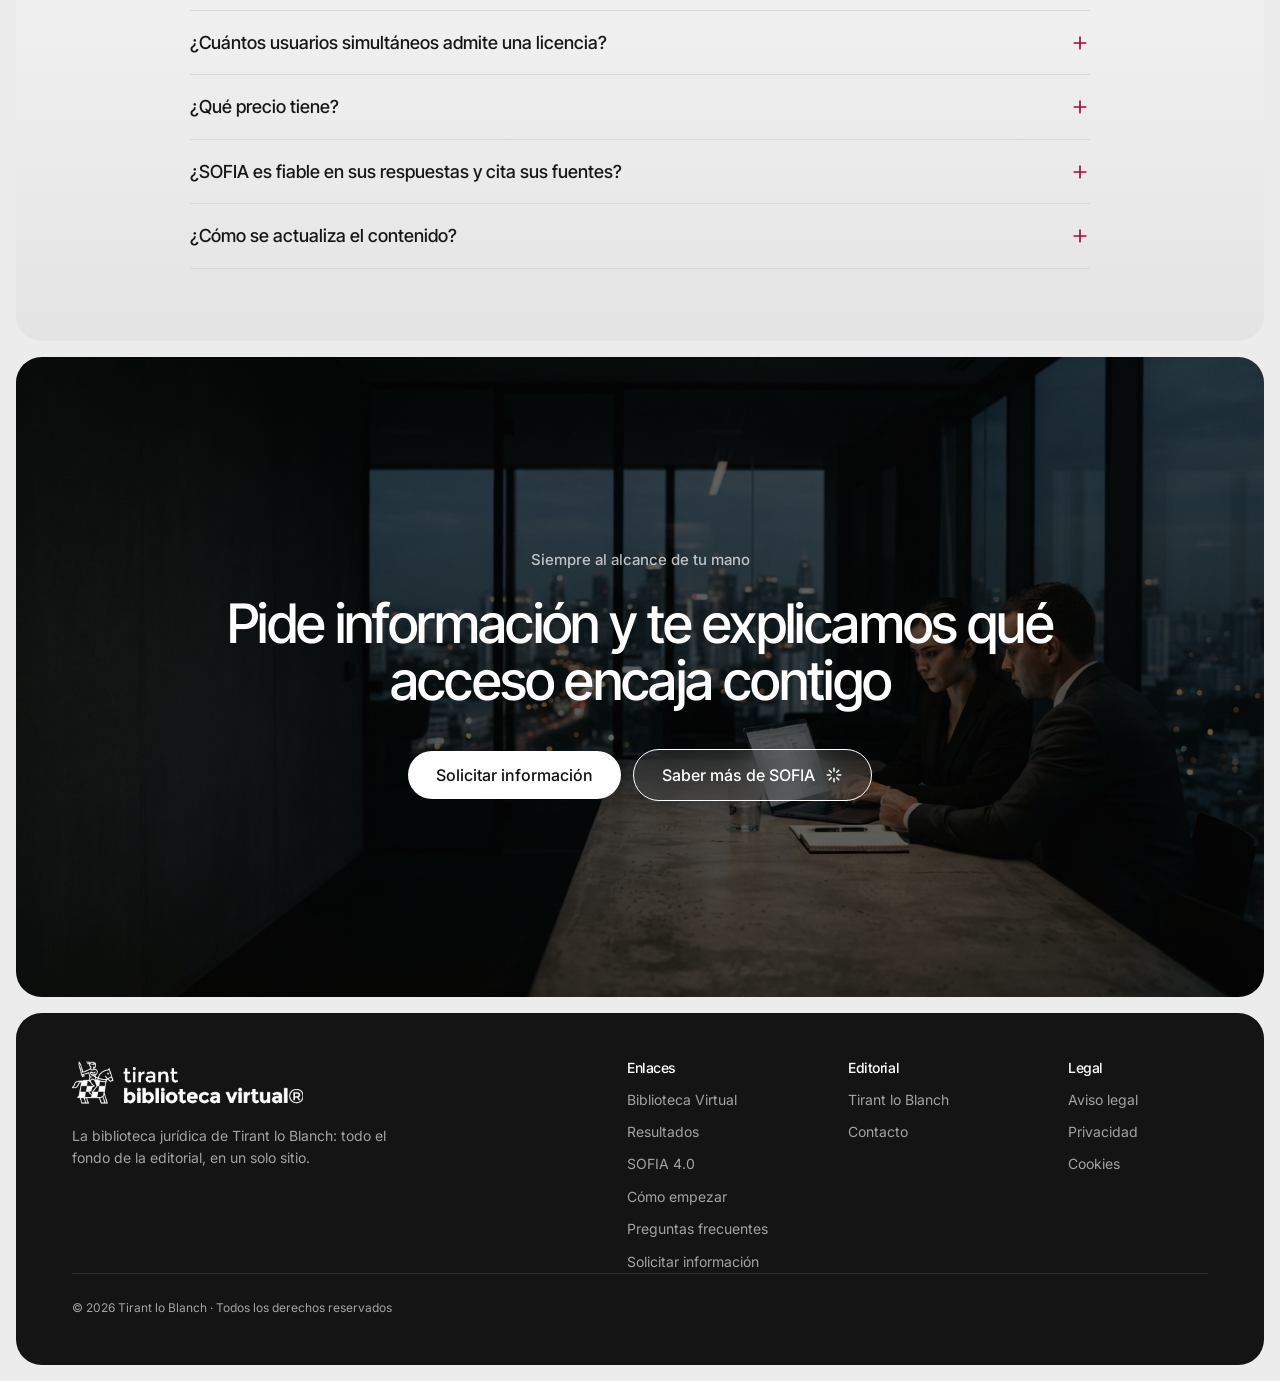
<file: rebel-block/index.html>
<!DOCTYPE html>
<html lang="es">
<head>
<meta charset="UTF-8">
<meta name="viewport" content="width=device-width, initial-scale=1.0">
<title>Biblioteca Tirant · Siempre al alcance de tu mano</title>
<meta name="description" content="Busca, lee, anota y cita en todo el fondo de Tirant lo Blanch, la editorial jurídica más prestigiosa según el CSIC, desde cualquier dispositivo.">
<meta name="theme-color" content="#000000">

<link rel="icon" type="image/png" href="assets/img/ico.png">

<meta property="og:type" content="website">
<meta property="og:title" content="Biblioteca Tirant · Siempre al alcance de tu mano">
<meta property="og:description" content="Busca, lee, anota y cita en todo el fondo de Tirant lo Blanch, la editorial jurídica más prestigiosa según el CSIC, desde cualquier dispositivo.">
<meta property="og:image" content="assets/img/hero-bg.webp">
<meta property="og:locale" content="es_ES">

<meta name="twitter:card" content="summary_large_image">
<meta name="twitter:title" content="Biblioteca Tirant · Siempre al alcance de tu mano">
<meta name="twitter:description" content="Busca, lee, anota y cita en todo el fondo de Tirant lo Blanch, la editorial jurídica más prestigiosa según el CSIC, desde cualquier dispositivo.">
<meta name="twitter:image" content="assets/img/hero-bg.webp">

<link rel="preconnect" href="https://fonts.googleapis.com">
<link rel="preconnect" href="https://fonts.gstatic.com" crossorigin>
<link href="https://fonts.googleapis.com/css2?family=Inter:wght@400;500;600&family=Inter+Tight:wght@500;600&display=swap" rel="stylesheet">

<link rel="stylesheet" href="assets/css/style.css">
</head>
<body>

<a class="skip" href="#main">Saltar al contenido</a>

<!-- Sprite de iconos (Lucide) -->
<svg width="0" height="0" style="position:absolute" aria-hidden="true" focusable="false">
  <defs>
    <symbol id="i-arrow-down" viewBox="0 0 24 24"><path d="M12 5v14M5 12l7 7 7-7" fill="none" stroke="currentColor" stroke-width="2" stroke-linecap="round" stroke-linejoin="round"/></symbol>
    <symbol id="i-arrow-up-right" viewBox="0 0 24 24"><path d="M7 17 17 7M7 7h10v10" fill="none" stroke="currentColor" stroke-width="2" stroke-linecap="round" stroke-linejoin="round"/></symbol>
    <symbol id="i-search" viewBox="0 0 24 24"><circle cx="11" cy="11" r="7" fill="none" stroke="currentColor" stroke-width="2"/><path d="m21 21-4.3-4.3" fill="none" stroke="currentColor" stroke-width="2" stroke-linecap="round"/></symbol>
    <symbol id="i-highlighter" viewBox="0 0 24 24"><path d="m9 11-6 6v3h3l6-6M15.5 5.5l3 3M11 3l10 10-6 6L5 9l6-6Z" fill="none" stroke="currentColor" stroke-width="2" stroke-linecap="round" stroke-linejoin="round"/></symbol>
    <symbol id="i-quote" viewBox="0 0 24 24"><path d="M5 9h5v5a4 4 0 0 1-4 4H5M14 9h5v5a4 4 0 0 1-4 4h-1" fill="none" stroke="currentColor" stroke-width="2" stroke-linejoin="round"/></symbol>
    <symbol id="i-headphones" viewBox="0 0 24 24"><path d="M3 18v-6a9 9 0 0 1 18 0v6" fill="none" stroke="currentColor" stroke-width="2" stroke-linecap="round"/><path d="M21 19a2 2 0 0 1-2 2h-1a2 2 0 0 1-2-2v-3a2 2 0 0 1 2-2h3zM3 19a2 2 0 0 0 2 2h1a2 2 0 0 0 2-2v-3a2 2 0 0 0-2-2H3z" fill="none" stroke="currentColor" stroke-width="2" stroke-linejoin="round"/></symbol>
    <symbol id="i-sparkles" viewBox="0 0 24 24"><path d="M12 3v4M12 17v4M3 12h4M17 12h4M5.6 5.6l2.8 2.8M15.6 15.6l2.8 2.8M18.4 5.6l-2.8 2.8M8.4 15.6l-2.8 2.8" fill="none" stroke="currentColor" stroke-width="2" stroke-linecap="round"/></symbol>
    <symbol id="i-plus" viewBox="0 0 24 24"><path d="M12 5v14M5 12h14" fill="none" stroke="currentColor" stroke-width="2" stroke-linecap="round"/></symbol>
    <symbol id="i-menu" viewBox="0 0 24 24"><path d="M4 6h16M4 12h16M4 18h16" fill="none" stroke="currentColor" stroke-width="2" stroke-linecap="round"/></symbol>
    <symbol id="i-close" viewBox="0 0 24 24"><path d="M5 5l14 14M19 5 5 19" fill="none" stroke="currentColor" stroke-width="2" stroke-linecap="round"/></symbol>
  </defs>
</svg>

<div class="page">

<main id="main" tabindex="-1">

<!-- ============================== HERO ============================== -->
<section id="top" class="hero">
  <nav class="nav" id="main-nav" aria-label="Navegación principal">
    <img class="nav-logo" src="assets/img/logo.webp" alt="Tirant · Biblioteca Virtual" width="189" height="36">
    <div class="nav-links">
      <a href="#guia">Biblioteca Virtual</a>
      <a href="#resultados">Resultados</a>
      <a href="#sofia">SOFIA 4.0</a>
      <a href="#plan">Cómo empezar</a>
      <a href="#faq">Preguntas</a>
    </div>
    <div class="nav-spacer"></div>
    <div class="nav-actions">
      <a class="btn btn-sm btn-ghost" href="https://biblioteca.tirant.com/" target="_blank" rel="noopener">Acceder<span class="sr-only"> (se abre en una pestaña nueva)</span></a>
      <a class="btn btn-sm btn-primary" href="https://biblioteca.tirant.com/" target="_blank" rel="noopener">Solicitar información<span class="sr-only"> (se abre en una pestaña nueva)</span></a>
    </div>
    <button class="menu-toggle" id="menu-toggle" aria-expanded="false" aria-controls="mobile-menu" aria-label="Abrir menú">
      <svg width="20" height="20" aria-hidden="true"><use href="#i-menu"/></svg>
    </button>
  </nav>

  <div class="hero-bottom">
    <h1 class="hero-headline">La biblioteca jurídica digital de Tirant, siempre al alcance de tu mano</h1>
    <div class="hero-aside">
      <p class="hero-lead">Todo el fondo de la editorial jurídica más prestigiosa según el CSIC, actualizado y en un solo sitio. Busca, lee, anota y cita sin salir de la biblioteca, desde cualquier dispositivo.</p>
      <div class="hero-cta">
        <a class="btn btn-white" href="https://biblioteca.tirant.com/" target="_blank" rel="noopener">Solicitar información<span class="sr-only"> (se abre en una pestaña nueva)</span></a>
        <a class="btn btn-ghost" href="#problema">Ver qué puedes hacer
          <svg width="18" height="18" aria-hidden="true"><use href="#i-arrow-down"/></svg>
        </a>
      </div>
    </div>
  </div>
</section>

<!-- ============================== INTRO · QUIÉN ESTÁ DETRÁS ============================== -->
<section class="sec sec-bg reveal" id="guia">
  <div class="intro-top">
    <h2 class="intro-label">Quién está
detrás</h2>
    <div class="intro-statement">
      <p>Biblioteca Virtual la crea la editorial jurídica y académica mejor valorada según el índice SPI del CSIC. Nadie conoce mejor este fondo.</p>
      <a class="link-arrow" href="https://www.tirant.com" target="_blank" rel="noopener">
        Conoce el reconocimiento del CSIC a Tirant
        <span class="sr-only">(se abre en una pestaña nueva)</span>
        <svg aria-hidden="true"><use href="#i-arrow-up-right"/></svg>
      </a>
    </div>
  </div>

  <div class="facts" role="list" aria-label="Datos de la biblioteca" style="margin-top:var(--s-64);">
    <div class="fact reveal" role="listitem">
      <span class="fact-value">CSIC</span>
      <p class="fact-desc">La editorial jurídica y académica mejor valorada según el índice SPI.</p>
    </div>
    <div class="fact reveal" role="listitem">
      <span class="fact-value">SSO</span>
      <p class="fact-desc">Entra como te resulte más cómodo: usuario, institución o red de trabajo.</p>
    </div>
    <div class="fact reveal" role="listitem">
      <span class="fact-value">24/7</span>
      <p class="fact-desc">Biblioteca siempre disponible, desde cualquier dispositivo.</p>
    </div>
  </div>
</section>

<!-- ============================== PROBLEMA ============================== -->
<section class="sec sec-bg" id="problema">
  <div class="problema-head reveal">
    <h2 class="t-h2">¿Tienes el libro, pero no a mano cuando lo necesitas?</h2>
    <p class="t-lead">Sí, y no tiene por qué seguir así: ese tiempo debería ser para el caso, no para buscar.</p>
  </div>

  <div class="scenes">
    <div class="scene reveal" style="background-image:url('assets/img/scene-1.png')">
      <h3 class="scene-title">No recuerdas en qué obra estaba esa cita</h3>
      <p class="scene-text">Buscas una referencia concreta y repasas estanterías o PDFs sueltos para encontrarla de nuevo.</p>
    </div>
    <div class="scene reveal" style="background-image:url('assets/img/scene-2.png')">
      <h3 class="scene-title">Subrayas en papel y luego no lo encuentras</h3>
      <p class="scene-text">La nota queda en un libro, en un cuaderno o en un documento aparte, nunca en el mismo sitio.</p>
    </div>
    <div class="scene reveal" style="background-image:url('assets/img/scene-3.png')">
      <h3 class="scene-title">Rehaces la cita bibliográfica a mano</h3>
      <p class="scene-text">Cada vez que citas una obra, reconstruyes el formato exacto desde cero.</p>
    </div>
  </div>

  <div class="closing reveal">
    <p class="closing-line">En Tirant lo sabemos.<br>Por eso creamos Biblioteca Virtual.</p>
    <a class="btn btn-primary" href="#funciones">Ver qué puedes hacer
      <svg width="18" height="18" aria-hidden="true"><use href="#i-arrow-down"/></svg>
    </a>
  </div>
</section>

<!-- ============================== LO QUE ESTÁ EN JUEGO ============================== -->
<section class="sec sec-black">
  <div class="stakes">
    <div class="stakes-copy reveal">
      <p class="stakes-statement">Cada búsqueda a mano son minutos que no dedicas al caso</p>
      <p class="stakes-body">Tirant ha creado Biblioteca Virtual: la herramienta que busca tus citas, guarda tus notas y genera tus referencias. Creada por la editorial jurídica y académica mejor valorada según el índice SPI del CSIC.</p>
      <div>
        <a class="btn btn-primary" href="https://biblioteca.tirant.com/" target="_blank" rel="noopener">Solicitar información<span class="sr-only"> (se abre en una pestaña nueva)</span></a>
      </div>
    </div>

    <div class="stakes-visual reveal">
      <div class="stakes-photo">
        <div class="concept-card">
          <span class="icon-badge"><svg width="22" height="22" aria-hidden="true"><use href="#i-search" class="concept-icon-use"/></svg></span>
          <h3 class="t-h3 concept-title">Encuentra la cita, no el libro</h3>
          <p class="concept-desc">Busca en toda la biblioteca o dentro de cada libro, por título, autor, colección, materia o ISBN.</p>
          <span class="card-tag concept-tag">Búsqueda avanzada</span>
        </div>
      </div>
      <div class="tabs" role="tablist" aria-label="Funciones de Biblioteca Virtual">
        <button class="tab" role="tab" aria-selected="true"
          data-icon="i-search" data-tag="Búsqueda avanzada"
          data-title="Encuentra la cita, no el libro"
          data-desc="Busca en toda la biblioteca o dentro de cada libro, por título, autor, colección, materia o ISBN.">Búsqueda</button>
        <button class="tab" role="tab" aria-selected="false"
          data-icon="i-highlighter" data-tag="Notas y subrayados"
          data-title="Tus notas, dentro del libro"
          data-desc="Subrayados, notas y marcadores quedan donde los hiciste; tus listas de lectura y favoritos, en tu área personal.">Notas</button>
        <button class="tab" role="tab" aria-selected="false"
          data-icon="i-quote" data-tag="Referencias y citas"
          data-title="La cita, lista para pegar"
          data-desc="Exporta la referencia bibliográfica en el sistema de citación que uses, sin rehacerla a mano.">Citas</button>
      </div>
    </div>
  </div>
</section>

<!-- ============================== FUNCIONES ============================== -->
<section class="sec sec-tint" id="funciones">
  <div class="sec-head centered" style="margin:0 auto;">
    <span class="tag">Biblioteca Virtual</span>
    <h2 class="t-h2 reveal">Encuentra, anota y cita. Todo al instante</h2>
    <p class="t-lead center reveal">Tirant ha creado Biblioteca Virtual: la herramienta que busca tus citas, guarda tus notas y genera tus referencias.</p>
    <div style="padding-top:8px;">
      <a class="btn btn-primary" href="https://biblioteca.tirant.com/" target="_blank" rel="noopener">Solicitar información<span class="sr-only"> (se abre en una pestaña nueva)</span></a>
    </div>
  </div>

  <img class="devices-shot" src="assets/img/devices.webp" alt="Un mismo libro abierto a la vez en escritorio, portátil, tablet y móvil, con notas, búsqueda y marcadores sincronizados" width="1520" height="700" loading="lazy">

  <div class="features">
    <div class="feature reveal">
      <span class="icon-badge dark"><svg width="22" height="22" aria-hidden="true"><use href="#i-search"/></svg></span>
      <h3 class="feature-title">Búsqueda avanzada</h3>
      <p class="feature-desc">Busca en toda la biblioteca o dentro de cada libro, por título, autor, colección, materia o ISBN.</p>
    </div>
    <div class="feature reveal">
      <span class="icon-badge dark"><svg width="22" height="22" aria-hidden="true"><use href="#i-highlighter"/></svg></span>
      <h3 class="feature-title">Notas y subrayados</h3>
      <p class="feature-desc">Marcadores, notas y subrayados quedan en el libro; tus listas de lectura y favoritos, en tu área personal.</p>
    </div>
    <div class="feature reveal">
      <span class="icon-badge dark"><svg width="22" height="22" aria-hidden="true"><use href="#i-quote"/></svg></span>
      <h3 class="feature-title">Referencias y citas</h3>
      <p class="feature-desc">Exporta la cita bibliográfica en el sistema de citación que uses, sin rehacerla a mano.</p>
    </div>
  </div>
</section>

<!-- ============================== CÓMO EMPEZAR ============================== -->
<section class="sec plan" id="plan">
  <div class="plan-head reveal">
    <h2 class="t-h2">Empezar es sencillo</h2>
    <p>Tres pasos y estás trabajando sobre tu biblioteca de Tirant.</p>
  </div>

  <div class="steps">
    <div class="step reveal">
      <span class="step-num">Paso 1</span>
      <h3 class="step-title">Pide información</h3>
      <p class="step-desc">Cuéntanos tu caso y te ayudamos a elegir entre acceso individual o institucional.</p>
    </div>
    <div class="step reveal">
      <span class="step-num">Paso 2</span>
      <h3 class="step-title">Entra fácilmente</h3>
      <p class="step-desc">Con tu usuario, tu institución o tu red de trabajo, como prefieras.</p>
    </div>
    <div class="step reveal">
      <span class="step-num">Paso 3</span>
      <h3 class="step-title">Busca, lee y anota</h3>
      <p class="step-desc">Trabaja directamente sobre tu biblioteca de Tirant, desde el primer día.</p>
    </div>
  </div>

  <a class="btn btn-white" href="https://biblioteca.tirant.com/" target="_blank" rel="noopener">Solicitar información<span class="sr-only"> (se abre en una pestaña nueva)</span></a>
</section>

<!-- ============================== RESULTADOS ============================== -->
<section class="sec sec-tint" id="resultados">
  <div class="sec-head centered" style="margin:0 auto;">
    <h2 class="t-h2 reveal">Así cambia tu día a día</h2>
    <p class="t-lead center reveal">Lo que antes te costaba tiempo, ahora lo resuelves al momento con tu biblioteca de Tirant.</p>
  </div>

  <div class="results-grid" style="margin-top:var(--s-56);">
    <div class="results-row">
      <div class="result-card on-dark reveal">
        <div class="before">
          <span class="before-pill">Antes</span>
          <p class="before-quote">«No sé en qué obra estaba esa cita.»</p>
        </div>
        <div class="after">
          <span class="icon-badge"><svg width="22" height="22" aria-hidden="true"><use href="#i-search"/></svg></span>
          <h3 class="after-title">Encuentra cualquier cita en segundos</h3>
          <p class="after-desc">Escribes el término y buscas en toda la biblioteca, o por título, autor, colección, materia o ISBN.</p>
          <span class="card-tag">Buscador avanzado</span>
        </div>
      </div>
      <div class="result-card on-light reveal">
        <div class="before">
          <span class="before-pill">Antes</span>
          <p class="before-quote">«Subrayo y anoto, pero luego no lo encuentro.»</p>
        </div>
        <div class="after">
          <span class="icon-badge dark"><svg width="22" height="22" aria-hidden="true"><use href="#i-highlighter"/></svg></span>
          <h3 class="after-title">Tus notas, siempre donde las dejaste</h3>
          <p class="after-desc">Notas, marcadores y subrayados quedan en el libro; tus listas y favoritos, en tu área personal.</p>
          <span class="card-tag on-light">Editor · personalización</span>
        </div>
      </div>
    </div>
    <div class="results-row">
      <div class="result-card on-light reveal">
        <div class="before">
          <span class="before-pill">Antes</span>
          <p class="before-quote">«Rehago a mano las citas bibliográficas.»</p>
        </div>
        <div class="after">
          <span class="icon-badge dark"><svg width="22" height="22" aria-hidden="true"><use href="#i-quote"/></svg></span>
          <h3 class="after-title">Citas listas en tu formato</h3>
          <p class="after-desc">Exportas la cita en el sistema de citación que uses, sin rehacerla.</p>
          <span class="card-tag on-light">Referencias y citas</span>
        </div>
      </div>
      <div class="result-card on-dark reveal">
        <div class="before">
          <span class="before-pill">Antes</span>
          <p class="before-quote">«No siempre puedo leer con la pantalla delante.»</p>
        </div>
        <div class="after">
          <span class="icon-badge"><svg width="22" height="22" aria-hidden="true"><use href="#i-headphones"/></svg></span>
          <h3 class="after-title">Escucha el libro cuando no puedes leerlo</h3>
          <p class="after-desc">Lectura en voz alta para avanzar mientras te desplazas o revisas otro documento.</p>
          <span class="card-tag">Audiolibros</span>
        </div>
      </div>
    </div>
  </div>
</section>

<!-- ============================== SOFIA 4.0 ============================== -->
<section class="sec sec-sofia" id="sofia">
  <div class="sofia">
    <div class="sofia-copy reveal">
      <span class="sofia-pill"><svg aria-hidden="true"><use href="#i-sparkles"/></svg>SOFIA 4.0 · Inteligencia artificial</span>
      <h2 class="t-h2">Consulta con SOFIA sobre todo el fondo de Tirant</h2>
      <p>SOFIA comprende el contexto, relaciona contenidos y te ayuda a pasar de la consulta al análisis, con el fondo editorial de Tirant detrás.</p>
      <div>
        <a class="btn btn-ghost" href="https://biblioteca.tirant.com/" target="_blank" rel="noopener">Descubre SOFIA 4.0<span class="sr-only"> (se abre en una pestaña nueva)</span></a>
      </div>
    </div>
    <img class="sofia-shot reveal" src="assets/img/sofia-screen.webp" alt="Pantalla de SOFIA respondiendo a una consulta jurídica con análisis y requisitos legales detallados" width="893" height="606" loading="lazy">
  </div>
</section>

<!-- ============================== FAQ ============================== -->
<section class="sec sec-tint" id="faq">
  <div class="faq-head reveal">
    <h2 class="t-h2">Preguntas antes de decidir</h2>
    <p>¿No encuentras la tuya? Escríbenos y te respondemos.</p>
  </div>

  <div class="accordion" style="margin-top:var(--s-56);">
    <div class="faq-item reveal" data-open="false">
      <button class="faq-summary" aria-expanded="false">
        <span class="faq-question">¿Qué diferencia hay entre acceso individual e institucional?</span>
        <svg width="20" height="20" aria-hidden="true"><use href="#i-plus"/></svg>
      </button>
      <div class="faq-answer"><div class="faq-answer-inner"><p>El acceso individual está pensado para un único profesional; el institucional, para universidades, despachos o colegios profesionales con varios usuarios. Escríbenos para confirmar qué encaja con tu caso.</p></div></div>
    </div>
    <div class="faq-item reveal" data-open="false">
      <button class="faq-summary" aria-expanded="false">
        <span class="faq-question">¿Cómo accedo a la biblioteca?</span>
        <svg width="20" height="20" aria-hidden="true"><use href="#i-plus"/></svg>
      </button>
      <div class="faq-answer"><div class="faq-answer-inner"><p>Con usuario y contraseña, mediante Single Sign-On de tu institución o por reconocimiento de IP, según el tipo de acceso contratado.</p></div></div>
    </div>
    <div class="faq-item reveal" data-open="false">
      <button class="faq-summary" aria-expanded="false">
        <span class="faq-question">¿Puedo leer sin conexión?</span>
        <svg width="20" height="20" aria-hidden="true"><use href="#i-plus"/></svg>
      </button>
      <div class="faq-answer"><div class="faq-answer-inner"><p>El acceso requiere conexión a internet. Si necesitas lectura sin conexión para tu caso concreto, consúltanoslo al solicitar información.</p></div></div>
    </div>
    <div class="faq-item reveal" data-open="false">
      <button class="faq-summary" aria-expanded="false">
        <span class="faq-question">¿Tengo los libros que ya compré en papel o en ebook?</span>
        <svg width="20" height="20" aria-hidden="true"><use href="#i-plus"/></svg>
      </button>
      <div class="faq-answer"><div class="faq-answer-inner"><p>Depende de tu suscripción y del título. Escríbenos con tu caso y te confirmamos qué contenido tienes disponible.</p></div></div>
    </div>
    <div class="faq-item reveal" data-open="false">
      <button class="faq-summary" aria-expanded="false">
        <span class="faq-question">¿Cuántos usuarios simultáneos admite una licencia?</span>
        <svg width="20" height="20" aria-hidden="true"><use href="#i-plus"/></svg>
      </button>
      <div class="faq-answer"><div class="faq-answer-inner"><p>Varía según el tipo de licencia individual o institucional. Te lo detallamos al solicitar información.</p></div></div>
    </div>
    <div class="faq-item reveal" data-open="false">
      <button class="faq-summary" aria-expanded="false">
        <span class="faq-question">¿Qué precio tiene?</span>
        <svg width="20" height="20" aria-hidden="true"><use href="#i-plus"/></svg>
      </button>
      <div class="faq-answer"><div class="faq-answer-inner"><p>El precio depende del tipo de acceso y del volumen de usuarios. Solicita información y te preparamos una propuesta.</p></div></div>
    </div>
    <div class="faq-item reveal" data-open="false">
      <button class="faq-summary" aria-expanded="false">
        <span class="faq-question">¿SOFIA es fiable en sus respuestas y cita sus fuentes?</span>
        <svg width="20" height="20" aria-hidden="true"><use href="#i-plus"/></svg>
      </button>
      <div class="faq-answer"><div class="faq-answer-inner"><p>SOFIA trabaja sobre el fondo editorial de Tirant. Para el detalle de sus fuentes y límites de uso, consúltanoslo al solicitar información.</p></div></div>
    </div>
    <div class="faq-item reveal" data-open="false">
      <button class="faq-summary" aria-expanded="false">
        <span class="faq-question">¿Cómo se actualiza el contenido?</span>
        <svg width="20" height="20" aria-hidden="true"><use href="#i-plus"/></svg>
      </button>
      <div class="faq-answer"><div class="faq-answer-inner"><p>El fondo está en continua actualización, con nuevas publicaciones de la editorial incorporadas de forma progresiva.</p></div></div>
    </div>
  </div>
</section>

<!-- ============================== CTA FINAL ============================== -->
<section class="sec cta-final">
  <div class="cta-final-copy reveal">
    <span class="cta-eyebrow">Siempre al alcance de tu mano</span>
    <h2 class="t-h1">Pide información y te explicamos qué acceso encaja contigo</h2>
    <div class="cta-final-actions">
      <a class="btn btn-white" href="https://biblioteca.tirant.com/" target="_blank" rel="noopener">Solicitar información<span class="sr-only"> (se abre en una pestaña nueva)</span></a>
      <a class="btn btn-ghost" href="#sofia">Saber más de SOFIA
        <svg width="18" height="18" aria-hidden="true"><use href="#i-sparkles"/></svg>
      </a>
    </div>
  </div>
</section>

</main>

<!-- ============================== PIE ============================== -->
<footer class="sec sec-footer">
  <div class="footer-top">
    <div class="footer-brand">
      <a href="#top"><img class="footer-logo" src="assets/img/logo.webp" alt="Tirant · Biblioteca Virtual" width="231" height="44"></a>
      <p class="footer-desc">La biblioteca jurídica de Tirant lo Blanch: todo el fondo de la editorial, en un solo sitio.</p>
    </div>
    <div class="footer-cols">
      <div class="footer-col">
        <h4>Enlaces</h4>
        <a href="#guia">Biblioteca Virtual</a>
        <a href="#resultados">Resultados</a>
        <a href="#sofia">SOFIA 4.0</a>
        <a href="#plan">Cómo empezar</a>
        <a href="#faq">Preguntas frecuentes</a>
        <a href="https://biblioteca.tirant.com/" target="_blank" rel="noopener">Solicitar información<span class="sr-only"> (se abre en una pestaña nueva)</span></a>
      </div>
      <div class="footer-col">
        <h4>Editorial</h4>
        <a href="https://www.tirant.com" target="_blank" rel="noopener">Tirant lo Blanch</a>
        <a href="https://biblioteca.tirant.com/" target="_blank" rel="noopener">Contacto</a>
      </div>
      <div class="footer-col">
        <h4>Legal</h4>
        <a href="#">Aviso legal</a>
        <a href="#">Privacidad</a>
        <a href="#">Cookies</a>
      </div>
    </div>
  </div>
  <div class="footer-legal">
    <p>© 2026 Tirant lo Blanch · Todos los derechos reservados</p>
  </div>
</footer>

</div>

<!-- ============================== MENÚ MÓVIL ============================== -->
<div class="mobile-menu" id="mobile-menu" aria-hidden="true">
  <div class="mobile-menu-top">
    <img src="assets/img/logo.webp" alt="Tirant · Biblioteca Virtual" width="150" height="29" style="height:29px;width:auto;">
    <button class="mobile-menu-close" id="menu-close" aria-label="Cerrar menú">
      <svg width="20" height="20" aria-hidden="true"><use href="#i-close"/></svg>
    </button>
  </div>
  <nav class="mobile-menu-links" aria-label="Navegación móvil">
    <a href="#guia">Biblioteca Virtual<svg width="22" height="22" aria-hidden="true"><use href="#i-arrow-up-right"/></svg></a>
    <a href="#resultados">Resultados<svg width="22" height="22" aria-hidden="true"><use href="#i-arrow-up-right"/></svg></a>
    <a href="#sofia">SOFIA 4.0<svg width="22" height="22" aria-hidden="true"><use href="#i-arrow-up-right"/></svg></a>
    <a href="#plan">Cómo empezar<svg width="22" height="22" aria-hidden="true"><use href="#i-arrow-up-right"/></svg></a>
    <a href="#faq">Preguntas<svg width="22" height="22" aria-hidden="true"><use href="#i-arrow-up-right"/></svg></a>
  </nav>
  <div class="mobile-menu-spacer"></div>
  <div class="mobile-menu-actions">
    <a class="btn btn-primary btn-wide" href="https://biblioteca.tirant.com/" target="_blank" rel="noopener">Solicitar información<span class="sr-only"> (se abre en una pestaña nueva)</span></a>
    <a class="btn btn-ghost btn-wide" href="https://biblioteca.tirant.com/" target="_blank" rel="noopener">Acceder<span class="sr-only"> (se abre en una pestaña nueva)</span></a>
    <p class="mobile-menu-note">© 2026 Tirant lo Blanch</p>
  </div>
</div>

<script src="assets/js/main.js"></script>
</body>
</html>
</file>
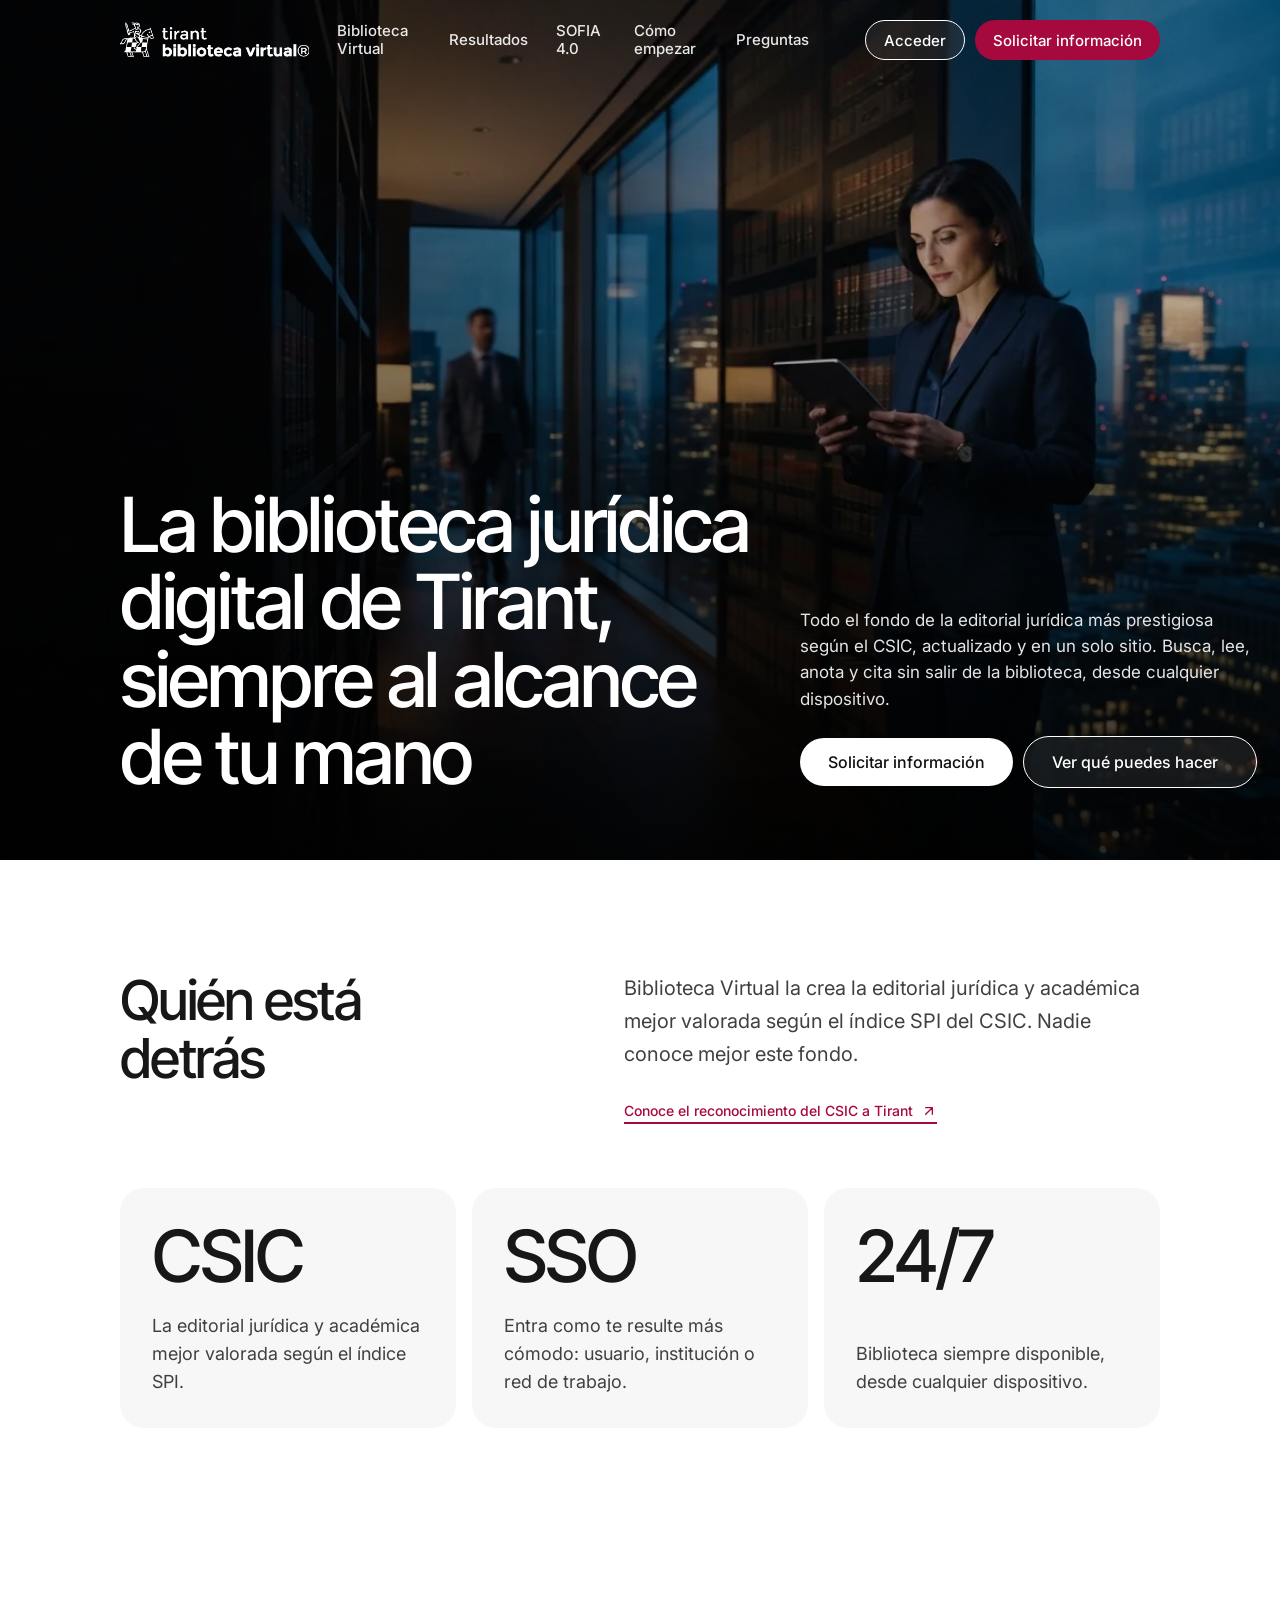
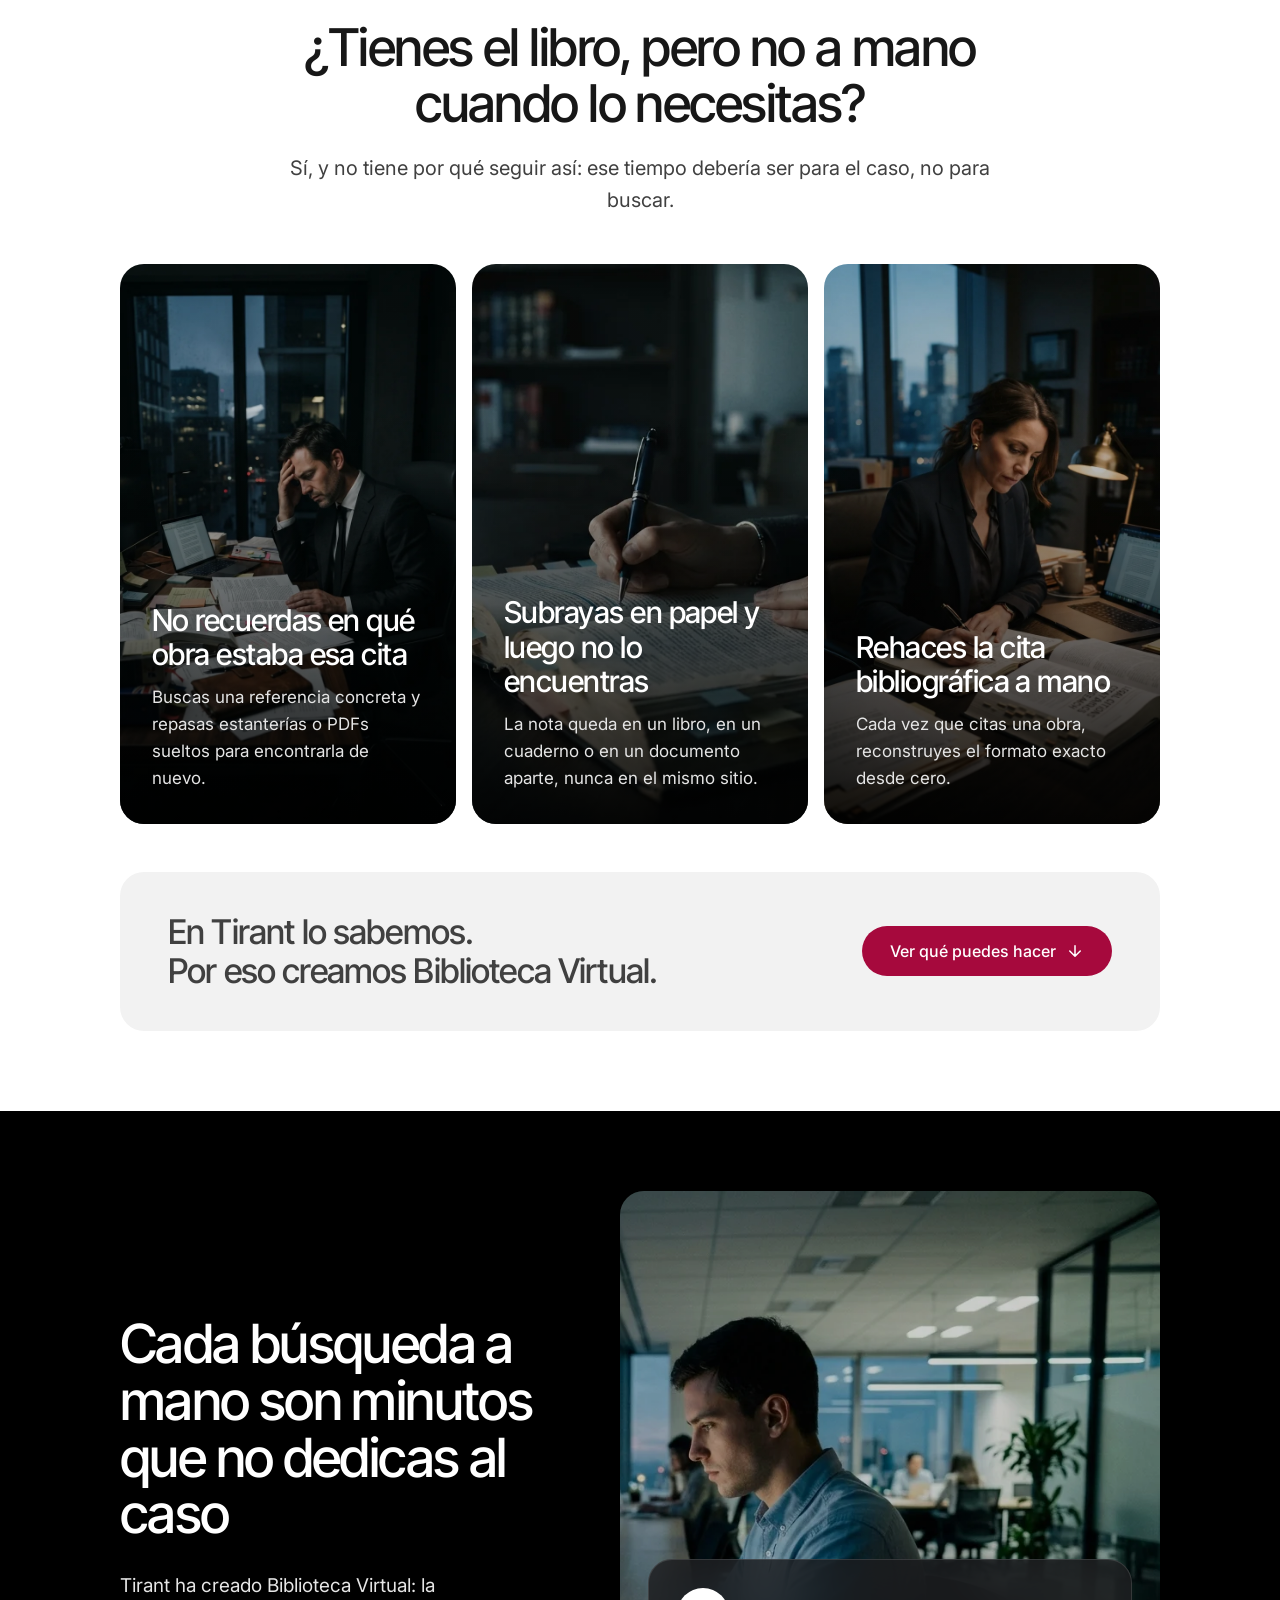
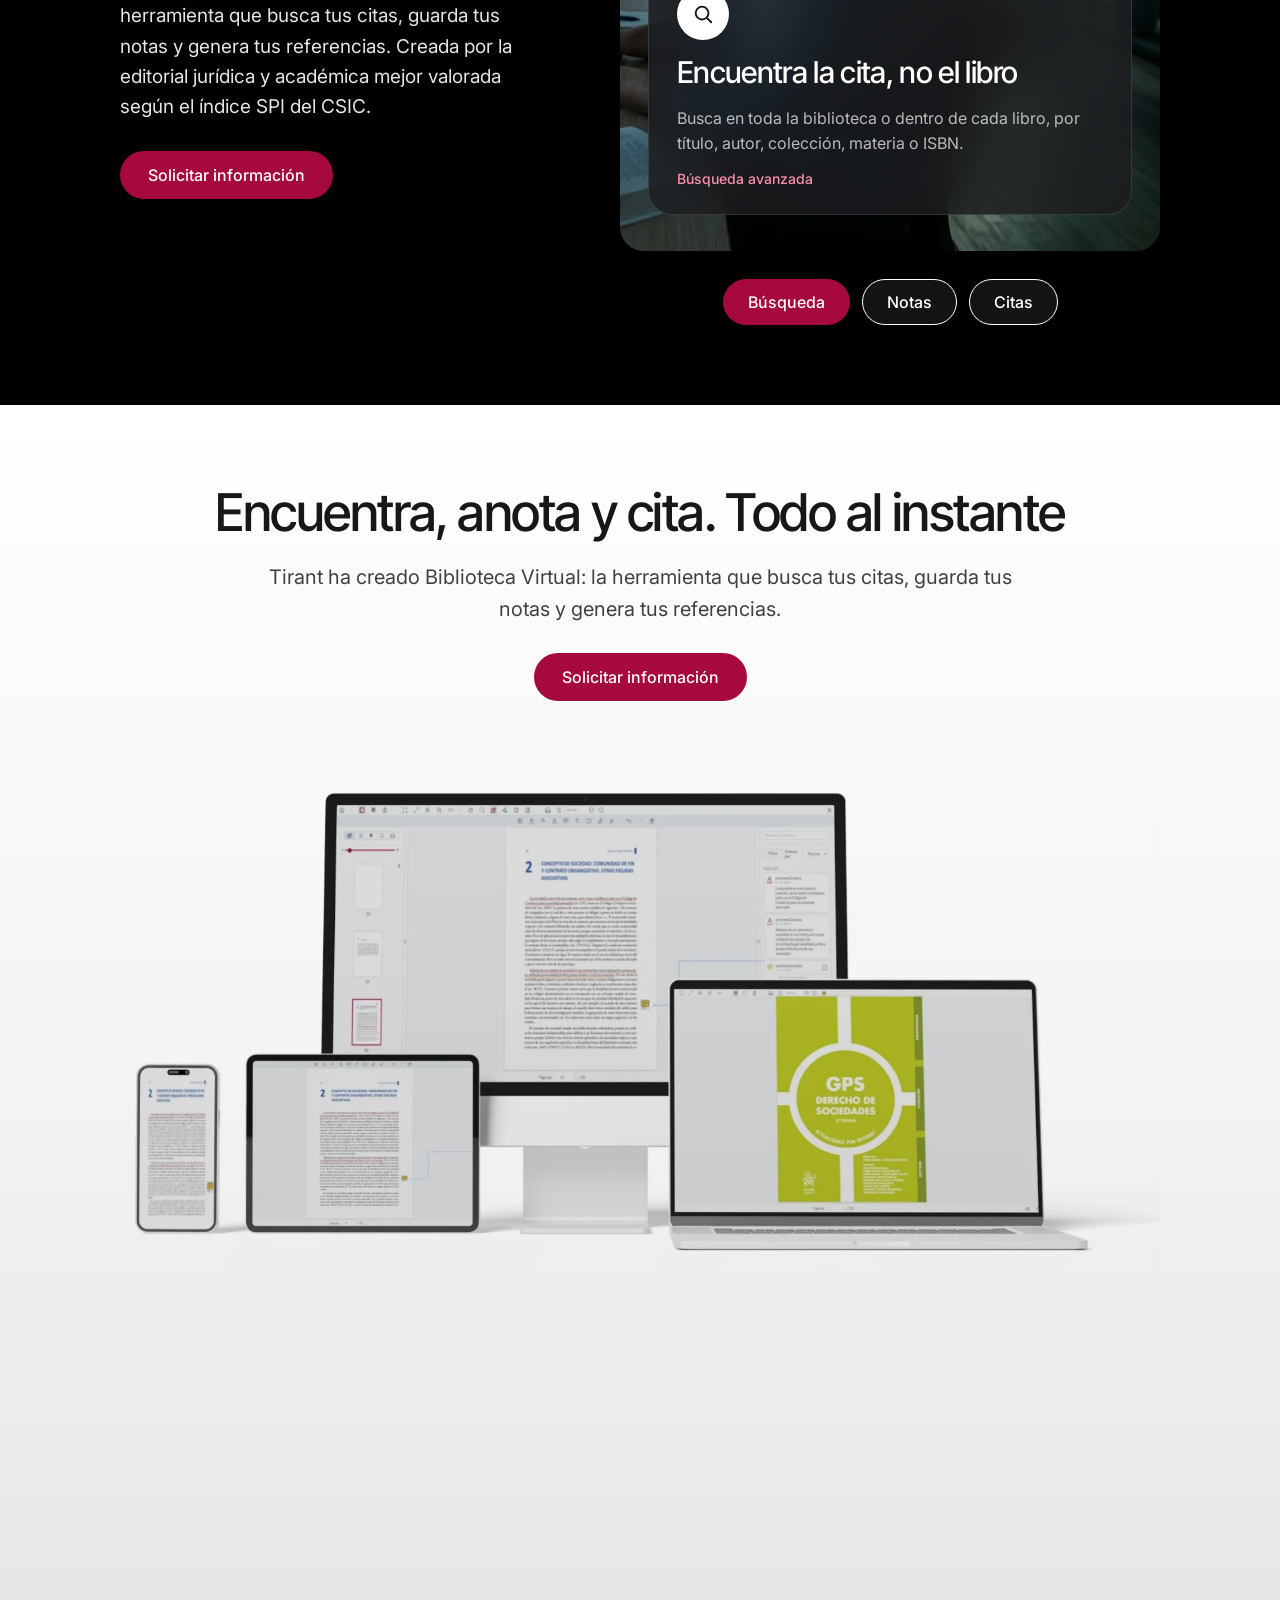
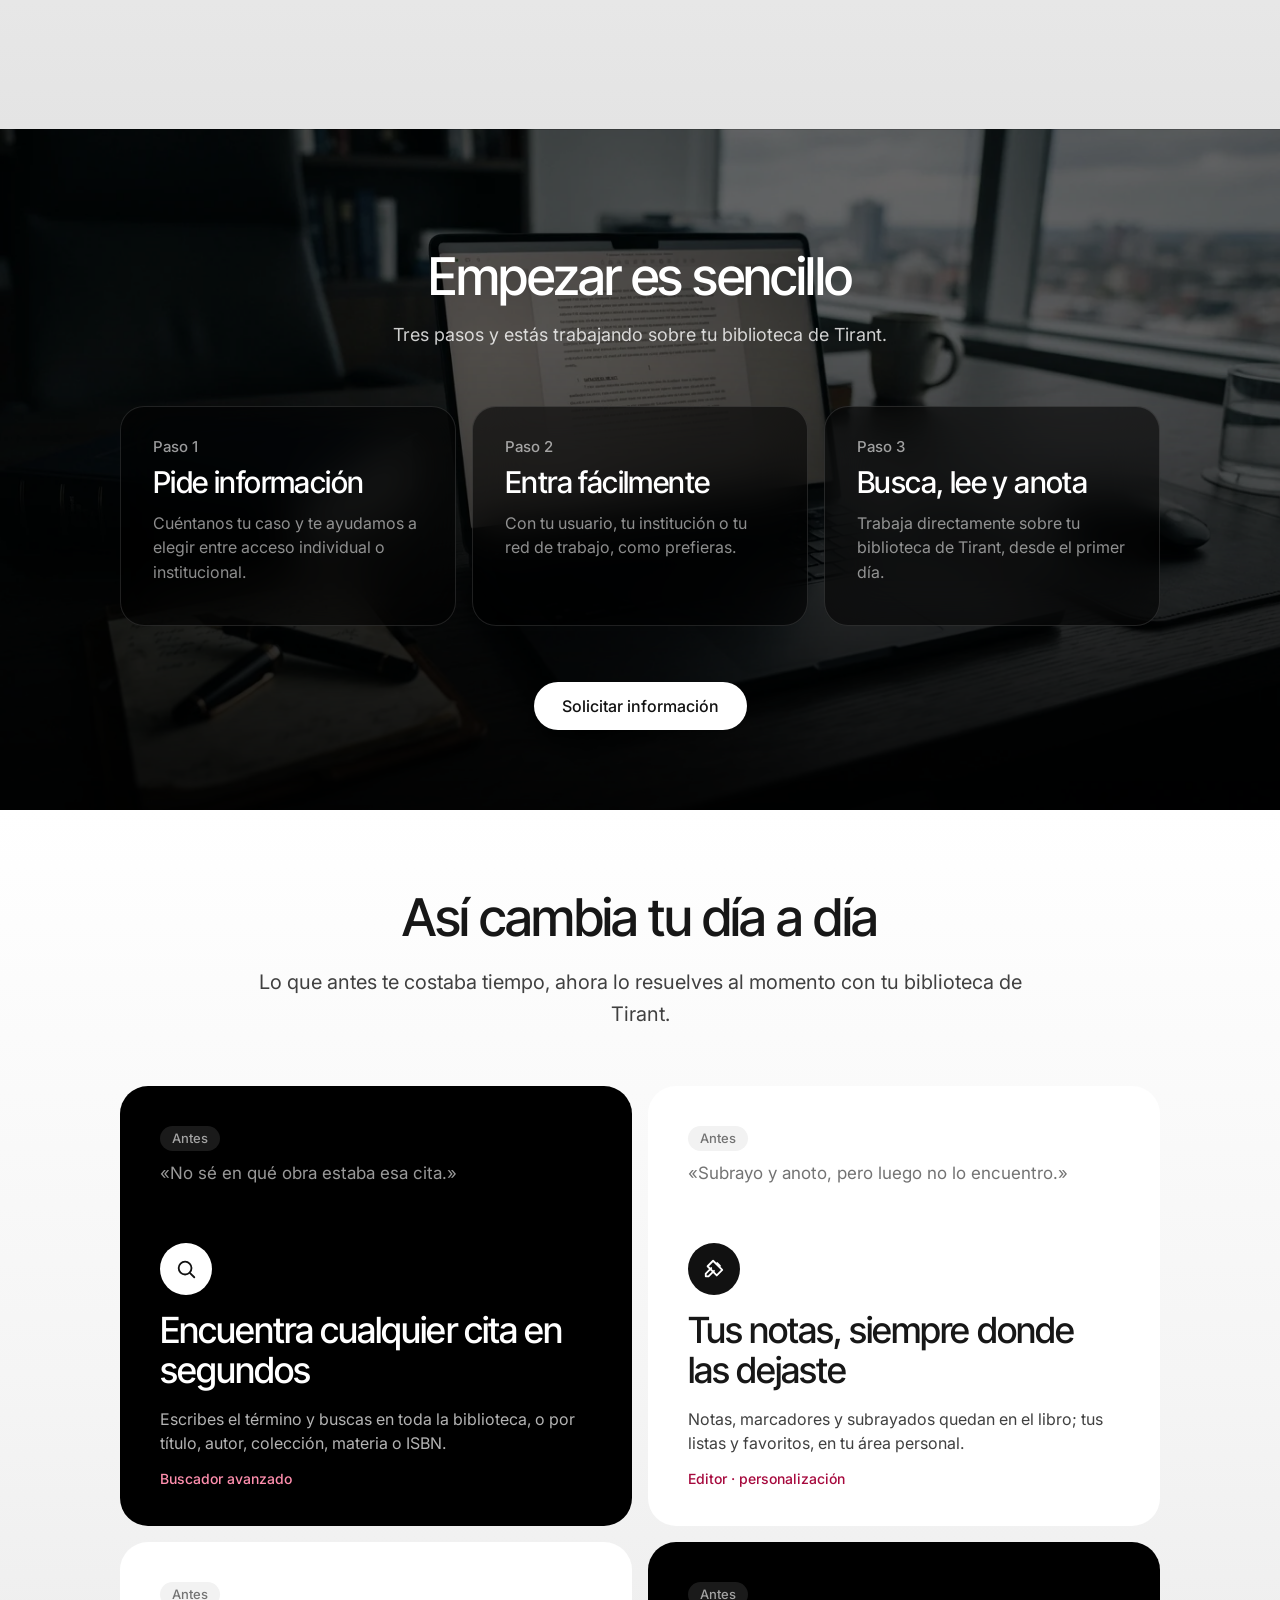
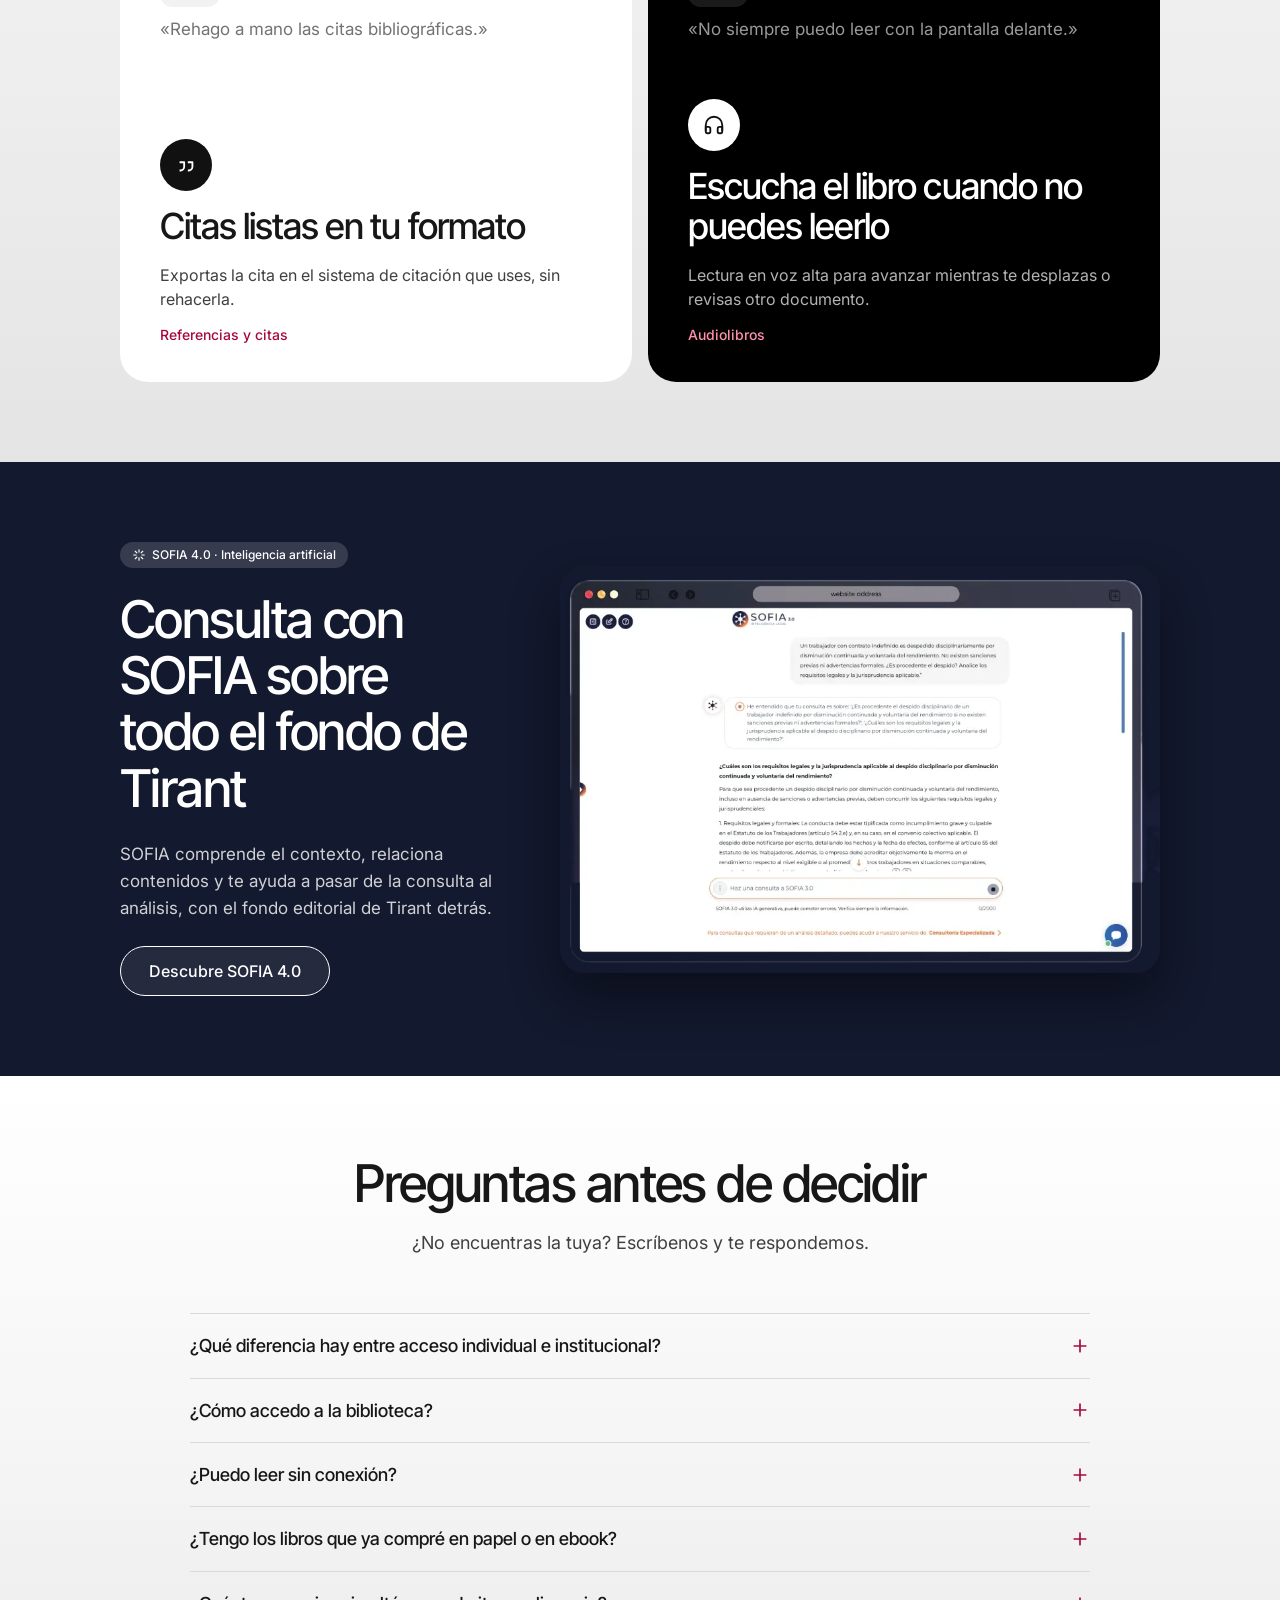
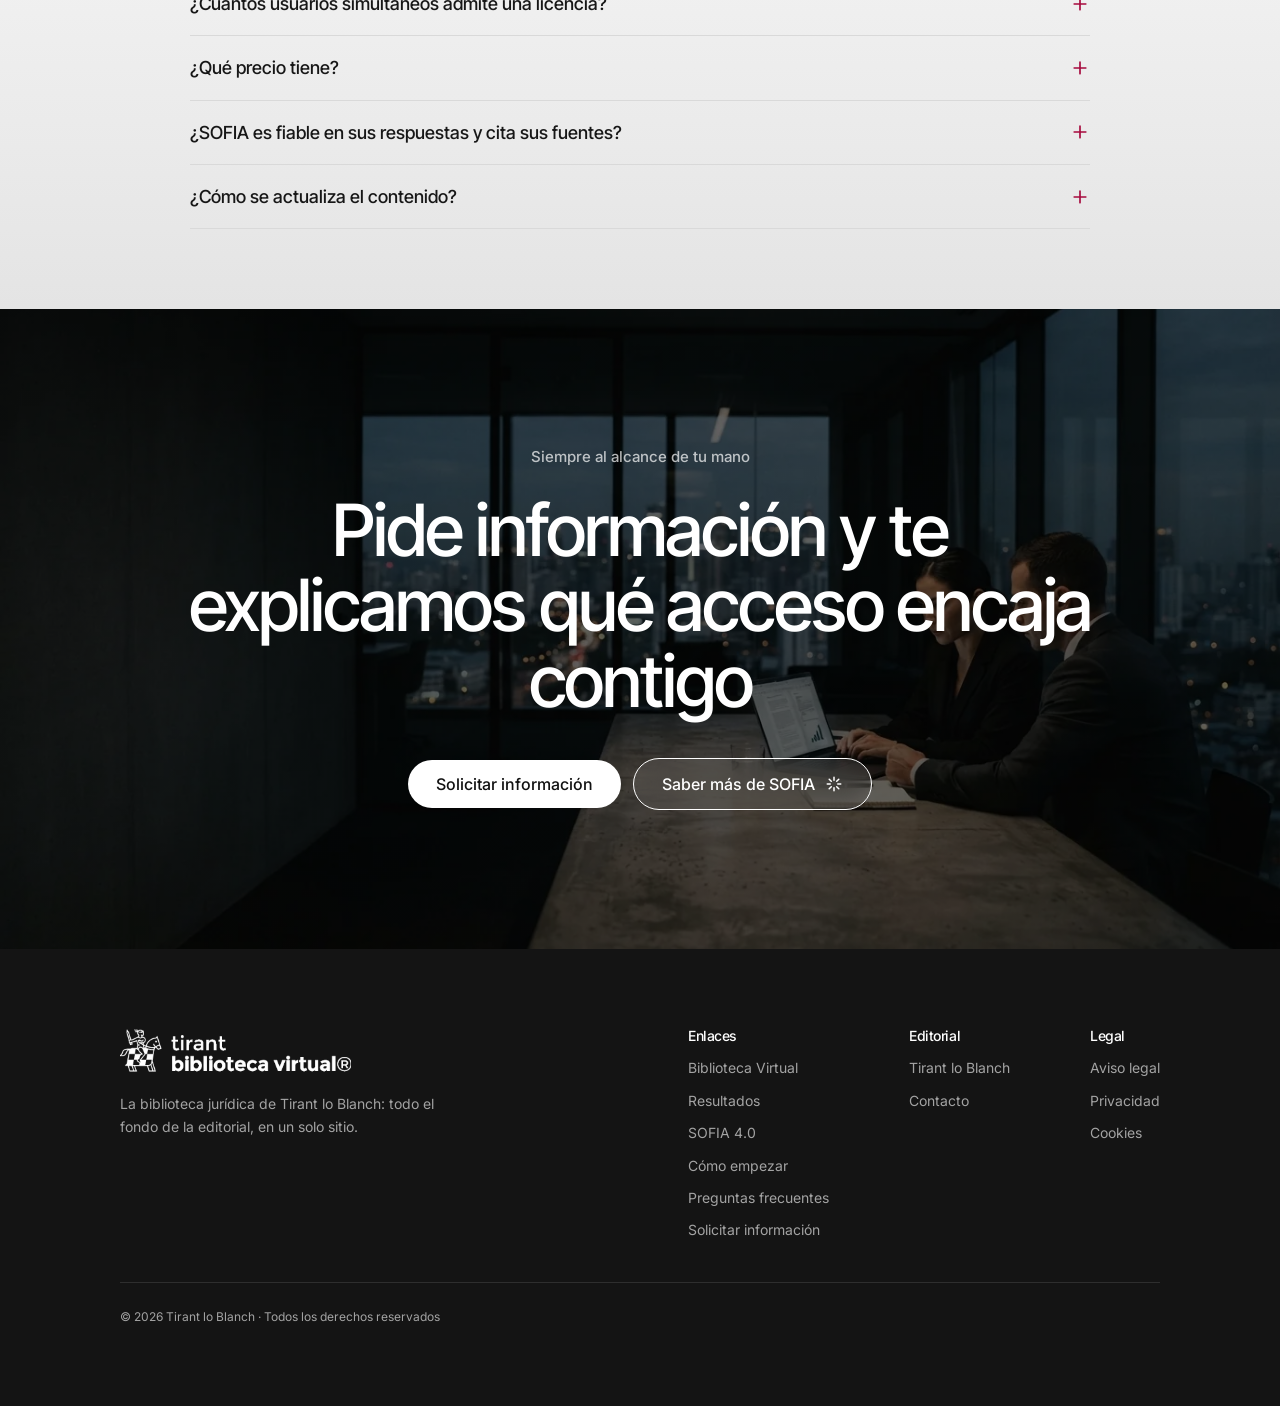
<file: rebel/index.html>
<!DOCTYPE html>
<html lang="es">
<head>
<meta charset="UTF-8">
<meta name="viewport" content="width=device-width, initial-scale=1.0">
<title>Biblioteca Tirant · Siempre al alcance de tu mano</title>
<meta name="description" content="Busca, lee, anota y cita en todo el fondo de Tirant lo Blanch, la editorial jurídica más prestigiosa según el CSIC, desde cualquier dispositivo.">
<meta name="theme-color" content="#000000">

<link rel="icon" type="image/png" href="assets/img/ico.png">

<meta property="og:type" content="website">
<meta property="og:title" content="Biblioteca Tirant · Siempre al alcance de tu mano">
<meta property="og:description" content="Busca, lee, anota y cita en todo el fondo de Tirant lo Blanch, la editorial jurídica más prestigiosa según el CSIC, desde cualquier dispositivo.">
<meta property="og:image" content="assets/img/hero-abogada.webp">
<meta property="og:locale" content="es_ES">

<link rel="preconnect" href="https://fonts.googleapis.com">
<link rel="preconnect" href="https://fonts.gstatic.com" crossorigin>
<link href="https://fonts.googleapis.com/css2?family=Inter:wght@400;500;600&family=Inter+Tight:wght@500;600&display=swap" rel="stylesheet">

<link rel="stylesheet" href="assets/css/style.css">
</head>
<body>

<a class="skip" href="#main">Saltar al contenido</a>

<!-- Nota: esta es la variante "Rebel · Full width". Secciones a sangre completa,
     sin márgenes exteriores ni esquinas redondeadas de sección. Incluye versión
     responsive (tablet/mobile) con menú overlay. -->

<svg width="0" height="0" style="position:absolute" aria-hidden="true" focusable="false">
  <defs>
    <symbol id="i-arrow-down" viewBox="0 0 24 24"><path d="M12 5v14M5 12l7 7 7-7" fill="none" stroke="currentColor" stroke-width="2" stroke-linecap="round" stroke-linejoin="round"/></symbol>
    <symbol id="i-arrow-up-right" viewBox="0 0 24 24"><path d="M7 17 17 7M7 7h10v10" fill="none" stroke="currentColor" stroke-width="2" stroke-linecap="round" stroke-linejoin="round"/></symbol>
    <symbol id="i-search" viewBox="0 0 24 24"><circle cx="11" cy="11" r="7" fill="none" stroke="currentColor" stroke-width="2"/><path d="m21 21-4.3-4.3" fill="none" stroke="currentColor" stroke-width="2" stroke-linecap="round"/></symbol>
    <symbol id="i-highlighter" viewBox="0 0 24 24"><path d="m9 11-6 6v3h3l6-6M15.5 5.5l3 3M11 3l10 10-6 6L5 9l6-6Z" fill="none" stroke="currentColor" stroke-width="2" stroke-linecap="round" stroke-linejoin="round"/></symbol>
    <symbol id="i-quote" viewBox="0 0 24 24"><path d="M5 9h5v5a4 4 0 0 1-4 4H5M14 9h5v5a4 4 0 0 1-4 4h-1" fill="none" stroke="currentColor" stroke-width="2" stroke-linejoin="round"/></symbol>
    <symbol id="i-headphones" viewBox="0 0 24 24"><path d="M3 18v-6a9 9 0 0 1 18 0v6" fill="none" stroke="currentColor" stroke-width="2" stroke-linecap="round"/><path d="M21 19a2 2 0 0 1-2 2h-1a2 2 0 0 1-2-2v-3a2 2 0 0 1 2-2h3zM3 19a2 2 0 0 0 2 2h1a2 2 0 0 0 2-2v-3a2 2 0 0 0-2-2H3z" fill="none" stroke="currentColor" stroke-width="2" stroke-linejoin="round"/></symbol>
    <symbol id="i-sparkles" viewBox="0 0 24 24"><path d="M12 3v4M12 17v4M3 12h4M17 12h4M5.6 5.6l2.8 2.8M15.6 15.6l2.8 2.8M18.4 5.6l-2.8 2.8M8.4 15.6l-2.8 2.8" fill="none" stroke="currentColor" stroke-width="2" stroke-linecap="round"/></symbol>
    <symbol id="i-plus" viewBox="0 0 24 24"><path d="M12 5v14M5 12h14" fill="none" stroke="currentColor" stroke-width="2" stroke-linecap="round"/></symbol>
    <symbol id="i-menu" viewBox="0 0 24 24"><path d="M4 6h16M4 12h16M4 18h16" fill="none" stroke="currentColor" stroke-width="2" stroke-linecap="round"/></symbol>
    <symbol id="i-close" viewBox="0 0 24 24"><path d="M5 5l14 14M19 5 5 19" fill="none" stroke="currentColor" stroke-width="2" stroke-linecap="round"/></symbol>
  </defs>
</svg>

<header class="site-nav" id="site-nav">
  <div class="container">
    <nav class="nav" id="main-nav" aria-label="Navegación principal">
      <img class="nav-logo" src="assets/img/logo.webp" alt="Tirant · Biblioteca Virtual" width="189" height="36">
      <div class="nav-links">
        <a href="#guia">Biblioteca Virtual</a>
        <a href="#resultados">Resultados</a>
        <a href="#sofia">SOFIA 4.0</a>
        <a href="#plan">Cómo empezar</a>
        <a href="#faq">Preguntas</a>
      </div>
      <div class="nav-spacer"></div>
      <div class="nav-actions">
        <a class="btn btn-sm btn-ghost" href="https://biblioteca.tirant.com/" target="_blank" rel="noopener">Acceder<span class="sr-only"> (se abre en una pestaña nueva)</span></a>
        <a class="btn btn-sm btn-primary" href="https://biblioteca.tirant.com/" target="_blank" rel="noopener">Solicitar información<span class="sr-only"> (se abre en una pestaña nueva)</span></a>
      </div>
      <button class="menu-toggle" id="menu-toggle" aria-expanded="false" aria-controls="mobile-menu" aria-label="Abrir menú">
        <svg width="20" height="20" aria-hidden="true"><use href="#i-menu"/></svg>
      </button>
    </nav>
  </div>
</header>

<main id="main" tabindex="-1">

<!-- ============================== HERO ============================== -->
<section id="top" class="hero">
  <div class="container">
  <div class="hero-bottom">
    <h1 class="hero-headline">La biblioteca jurídica digital de Tirant, siempre al alcance de tu mano</h1>
    <div class="hero-aside">
      <p class="hero-lead">Todo el fondo de la editorial jurídica más prestigiosa según el CSIC, actualizado y en un solo sitio. Busca, lee, anota y cita sin salir de la biblioteca, desde cualquier dispositivo.</p>
      <div class="hero-cta">
        <a class="btn btn-white" href="https://biblioteca.tirant.com/" target="_blank" rel="noopener">Solicitar información<span class="sr-only"> (se abre en una pestaña nueva)</span></a>
        <a class="btn btn-ghost" href="#problema">Ver qué puedes hacer
          <svg width="18" height="18" aria-hidden="true"><use href="#i-arrow-down"/></svg>
        </a>
      </div>
    </div>
  </div>
  </div>
</section>

<!-- ============================== INTRO · QUIÉN ESTÁ DETRÁS ============================== -->
<section class="sec sec-bg" id="guia">
  <div class="container">
  <div class="intro-top">
    <h2 class="intro-label">Quién está
detrás</h2>
    <div class="intro-statement">
      <p>Biblioteca Virtual la crea la editorial jurídica y académica mejor valorada según el índice SPI del CSIC. Nadie conoce mejor este fondo.</p>
      <a class="link-arrow" href="https://www.tirant.com" target="_blank" rel="noopener">
        Conoce el reconocimiento del CSIC a Tirant
        <span class="sr-only">(se abre en una pestaña nueva)</span>
        <svg aria-hidden="true"><use href="#i-arrow-up-right"/></svg>
      </a>
    </div>
  </div>

  <div class="facts" role="list" aria-label="Datos de la biblioteca" style="margin-top:64px;">
    <div class="fact" role="listitem">
      <span class="fact-value">CSIC</span>
      <p class="fact-desc">La editorial jurídica y académica mejor valorada según el índice SPI.</p>
    </div>
    <div class="fact" role="listitem">
      <span class="fact-value">SSO</span>
      <p class="fact-desc">Entra como te resulte más cómodo: usuario, institución o red de trabajo.</p>
    </div>
    <div class="fact" role="listitem">
      <span class="fact-value">24/7</span>
      <p class="fact-desc">Biblioteca siempre disponible, desde cualquier dispositivo.</p>
    </div>
  </div>
  </div>
</section>

<!-- ============================== PROBLEMA (fondo gris claro) ============================== -->
<section class="sec sec-bg" id="problema">
  <div class="container">
  <div class="problema-head">
    <h2 class="t-h2">¿Tienes el libro, pero no a mano cuando lo necesitas?</h2>
    <p class="t-lead">Sí, y no tiene por qué seguir así: ese tiempo debería ser para el caso, no para buscar.</p>
  </div>

  <div class="scenes">
    <div class="scene" style="background-image:url('assets/img/scene-1.webp')">
      <h3 class="scene-title">No recuerdas en qué obra estaba esa cita</h3>
      <p class="scene-text">Buscas una referencia concreta y repasas estanterías o PDFs sueltos para encontrarla de nuevo.</p>
    </div>
    <div class="scene" style="background-image:url('assets/img/scene-2.webp')">
      <h3 class="scene-title">Subrayas en papel y luego no lo encuentras</h3>
      <p class="scene-text">La nota queda en un libro, en un cuaderno o en un documento aparte, nunca en el mismo sitio.</p>
    </div>
    <div class="scene" style="background-image:url('assets/img/scene-3.webp')">
      <h3 class="scene-title">Rehaces la cita bibliográfica a mano</h3>
      <p class="scene-text">Cada vez que citas una obra, reconstruyes el formato exacto desde cero.</p>
    </div>
  </div>

  <div class="closing">
    <p class="closing-line">En Tirant lo sabemos.<br>Por eso creamos Biblioteca Virtual.</p>
    <a class="btn btn-primary" href="#funciones">Ver qué puedes hacer
      <svg width="18" height="18" aria-hidden="true"><use href="#i-arrow-down"/></svg>
    </a>
  </div>
  </div>
</section>

<!-- ============================== LO QUE ESTÁ EN JUEGO ============================== -->
<section class="sec sec-black">
  <div class="container">
  <div class="stakes">
    <div class="stakes-copy">
      <p class="stakes-statement">Cada búsqueda a mano son minutos que no dedicas al caso</p>
      <p class="stakes-body">Tirant ha creado Biblioteca Virtual: la herramienta que busca tus citas, guarda tus notas y genera tus referencias. Creada por la editorial jurídica y académica mejor valorada según el índice SPI del CSIC.</p>
      <div>
        <a class="btn btn-primary" href="https://biblioteca.tirant.com/" target="_blank" rel="noopener">Solicitar información<span class="sr-only"> (se abre en una pestaña nueva)</span></a>
      </div>
    </div>

    <div class="stakes-visual">
      <div class="stakes-photo">
        <div class="concept-card" id="tabpanel-funciones" role="tabpanel" aria-labelledby="tab-busqueda" tabindex="0">
          <span class="icon-badge"><svg width="22" height="22" aria-hidden="true"><use href="#i-search" class="concept-icon-use"/></svg></span>
          <h3 class="t-h3 concept-title">Encuentra la cita, no el libro</h3>
          <p class="concept-desc">Busca en toda la biblioteca o dentro de cada libro, por título, autor, colección, materia o ISBN.</p>
          <span class="card-tag concept-tag">Búsqueda avanzada</span>
        </div>
      </div>
      <div class="tabs" role="tablist" aria-label="Funciones de Biblioteca Virtual">
        <button class="tab" id="tab-busqueda" role="tab" aria-selected="true" aria-controls="tabpanel-funciones" tabindex="0"
          data-icon="i-search" data-tag="Búsqueda avanzada"
          data-title="Encuentra la cita, no el libro"
          data-desc="Busca en toda la biblioteca o dentro de cada libro, por título, autor, colección, materia o ISBN.">Búsqueda</button>
        <button class="tab" id="tab-notas" role="tab" aria-selected="false" aria-controls="tabpanel-funciones" tabindex="-1"
          data-icon="i-highlighter" data-tag="Notas y subrayados"
          data-title="Tus notas, dentro del libro"
          data-desc="Subrayados, notas y marcadores quedan donde los hiciste; tus listas de lectura y favoritos, en tu área personal.">Notas</button>
        <button class="tab" id="tab-citas" role="tab" aria-selected="false" aria-controls="tabpanel-funciones" tabindex="-1"
          data-icon="i-quote" data-tag="Referencias y citas"
          data-title="La cita, lista para pegar"
          data-desc="Exporta la referencia bibliográfica en el sistema de citación que uses, sin rehacerla a mano.">Citas</button>
      </div>
    </div>
  </div>
  </div>
</section>

<!-- ============================== FUNCIONES ============================== -->
<section class="sec sec-tint" id="funciones">
  <div class="container">
  <div class="sec-head centered" style="margin:0 auto;">
    <h2 class="t-h2">Encuentra, anota y cita. Todo al instante</h2>
    <p class="t-lead center">Tirant ha creado Biblioteca Virtual: la herramienta que busca tus citas, guarda tus notas y genera tus referencias.</p>
    <div style="padding-top:8px;">
      <a class="btn btn-primary" href="https://biblioteca.tirant.com/" target="_blank" rel="noopener">Solicitar información<span class="sr-only"> (se abre en una pestaña nueva)</span></a>
    </div>
  </div>

  <img class="devices-shot" src="assets/img/devices.webp" alt="Un mismo libro abierto a la vez en escritorio, portátil, tablet y móvil, con notas, búsqueda y marcadores sincronizados" width="1520" height="700" loading="lazy">

  <div class="features">
    <div class="feature">
      <span class="icon-badge dark"><svg width="22" height="22" aria-hidden="true"><use href="#i-search"/></svg></span>
      <h3 class="feature-title">Búsqueda avanzada</h3>
      <p class="feature-desc">Busca en toda la biblioteca o dentro de cada libro, por título, autor, colección, materia o ISBN.</p>
    </div>
    <div class="feature">
      <span class="icon-badge dark"><svg width="22" height="22" aria-hidden="true"><use href="#i-highlighter"/></svg></span>
      <h3 class="feature-title">Notas y subrayados</h3>
      <p class="feature-desc">Marcadores, notas y subrayados quedan en el libro; tus listas de lectura y favoritos, en tu área personal.</p>
    </div>
    <div class="feature">
      <span class="icon-badge dark"><svg width="22" height="22" aria-hidden="true"><use href="#i-quote"/></svg></span>
      <h3 class="feature-title">Referencias y citas</h3>
      <p class="feature-desc">Exporta la cita bibliográfica en el sistema de citación que uses, sin rehacerla a mano.</p>
    </div>
  </div>
  </div>
</section>

<!-- ============================== CÓMO EMPEZAR ============================== -->
<section class="sec plan" id="plan">
  <div class="container" style="display:flex; flex-direction:column; align-items:center; gap:56px;">
  <div class="plan-head">
    <h2 class="t-h2">Empezar es sencillo</h2>
    <p>Tres pasos y estás trabajando sobre tu biblioteca de Tirant.</p>
  </div>

  <div class="steps">
    <div class="step">
      <span class="step-num">Paso 1</span>
      <h3 class="step-title">Pide información</h3>
      <p class="step-desc">Cuéntanos tu caso y te ayudamos a elegir entre acceso individual o institucional.</p>
    </div>
    <div class="step">
      <span class="step-num">Paso 2</span>
      <h3 class="step-title">Entra fácilmente</h3>
      <p class="step-desc">Con tu usuario, tu institución o tu red de trabajo, como prefieras.</p>
    </div>
    <div class="step">
      <span class="step-num">Paso 3</span>
      <h3 class="step-title">Busca, lee y anota</h3>
      <p class="step-desc">Trabaja directamente sobre tu biblioteca de Tirant, desde el primer día.</p>
    </div>
  </div>

  <a class="btn btn-white" href="https://biblioteca.tirant.com/" target="_blank" rel="noopener">Solicitar información<span class="sr-only"> (se abre en una pestaña nueva)</span></a>
  </div>
</section>

<!-- ============================== RESULTADOS ============================== -->
<section class="sec sec-tint" id="resultados">
  <div class="container">
  <div class="sec-head centered" style="margin:0 auto;">
    <h2 class="t-h2">Así cambia tu día a día</h2>
    <p class="t-lead center">Lo que antes te costaba tiempo, ahora lo resuelves al momento con tu biblioteca de Tirant.</p>
  </div>

  <div class="results-grid" style="margin-top:56px;">
    <div class="results-row">
      <div class="result-card on-dark">
        <div class="before">
          <span class="before-pill">Antes</span>
          <p class="before-quote">«No sé en qué obra estaba esa cita.»</p>
        </div>
        <div class="after">
          <span class="icon-badge"><svg width="22" height="22" aria-hidden="true"><use href="#i-search"/></svg></span>
          <h3 class="after-title">Encuentra cualquier cita en segundos</h3>
          <p class="after-desc">Escribes el término y buscas en toda la biblioteca, o por título, autor, colección, materia o ISBN.</p>
          <span class="card-tag">Buscador avanzado</span>
        </div>
      </div>
      <div class="result-card on-light">
        <div class="before">
          <span class="before-pill">Antes</span>
          <p class="before-quote">«Subrayo y anoto, pero luego no lo encuentro.»</p>
        </div>
        <div class="after">
          <span class="icon-badge dark"><svg width="22" height="22" aria-hidden="true"><use href="#i-highlighter"/></svg></span>
          <h3 class="after-title">Tus notas, siempre donde las dejaste</h3>
          <p class="after-desc">Notas, marcadores y subrayados quedan en el libro; tus listas y favoritos, en tu área personal.</p>
          <span class="card-tag on-light">Editor · personalización</span>
        </div>
      </div>
    </div>
    <div class="results-row">
      <div class="result-card on-light">
        <div class="before">
          <span class="before-pill">Antes</span>
          <p class="before-quote">«Rehago a mano las citas bibliográficas.»</p>
        </div>
        <div class="after">
          <span class="icon-badge dark"><svg width="22" height="22" aria-hidden="true"><use href="#i-quote"/></svg></span>
          <h3 class="after-title">Citas listas en tu formato</h3>
          <p class="after-desc">Exportas la cita en el sistema de citación que uses, sin rehacerla.</p>
          <span class="card-tag on-light">Referencias y citas</span>
        </div>
      </div>
      <div class="result-card on-dark">
        <div class="before">
          <span class="before-pill">Antes</span>
          <p class="before-quote">«No siempre puedo leer con la pantalla delante.»</p>
        </div>
        <div class="after">
          <span class="icon-badge"><svg width="22" height="22" aria-hidden="true"><use href="#i-headphones"/></svg></span>
          <h3 class="after-title">Escucha el libro cuando no puedes leerlo</h3>
          <p class="after-desc">Lectura en voz alta para avanzar mientras te desplazas o revisas otro documento.</p>
          <span class="card-tag">Audiolibros</span>
        </div>
      </div>
    </div>
  </div>
  </div>
</section>

<!-- ============================== SOFIA 4.0 ============================== -->
<section class="sec sec-sofia" id="sofia">
  <div class="container">
  <div class="sofia">
    <div class="sofia-copy">
      <span class="sofia-pill"><svg aria-hidden="true"><use href="#i-sparkles"/></svg>SOFIA 4.0 · Inteligencia artificial</span>
      <h2 class="t-h2">Consulta con SOFIA sobre todo el fondo de Tirant</h2>
      <p>SOFIA comprende el contexto, relaciona contenidos y te ayuda a pasar de la consulta al análisis, con el fondo editorial de Tirant detrás.</p>
      <div>
        <a class="btn btn-ghost" href="https://biblioteca.tirant.com/" target="_blank" rel="noopener">Descubre SOFIA 4.0<span class="sr-only"> (se abre en una pestaña nueva)</span></a>
      </div>
    </div>
    <img class="sofia-shot" src="assets/img/sofia-screen.webp" alt="Pantalla de SOFIA respondiendo a una consulta jurídica con análisis y requisitos legales detallados" width="600" height="407" loading="lazy">
  </div>
  </div>
</section>

<!-- ============================== FAQ ============================== -->
<section class="sec sec-tint" id="faq">
  <div class="container">
  <div class="faq-head">
    <h2 class="t-h2">Preguntas antes de decidir</h2>
    <p>¿No encuentras la tuya? Escríbenos y te respondemos.</p>
  </div>

  <div class="accordion" style="margin-top:56px;">
    <div class="faq-item" data-open="false">
      <button class="faq-summary" aria-expanded="false" aria-controls="faq-panel-1" id="faq-summary-1">
        <span class="faq-question">¿Qué diferencia hay entre acceso individual e institucional?</span>
        <svg width="20" height="20" aria-hidden="true"><use href="#i-plus"/></svg>
      </button>
      <div class="faq-answer" id="faq-panel-1" role="region" aria-labelledby="faq-summary-1"><div class="faq-answer-inner"><p>El acceso individual está pensado para un único profesional; el institucional, para universidades, despachos o colegios profesionales con varios usuarios. Escríbenos para confirmar qué encaja con tu caso.</p></div></div>
    </div>
    <div class="faq-item" data-open="false">
      <button class="faq-summary" aria-expanded="false" aria-controls="faq-panel-2" id="faq-summary-2">
        <span class="faq-question">¿Cómo accedo a la biblioteca?</span>
        <svg width="20" height="20" aria-hidden="true"><use href="#i-plus"/></svg>
      </button>
      <div class="faq-answer" id="faq-panel-2" role="region" aria-labelledby="faq-summary-2"><div class="faq-answer-inner"><p>Con usuario y contraseña, mediante Single Sign-On de tu institución o por reconocimiento de IP, según el tipo de acceso contratado.</p></div></div>
    </div>
    <div class="faq-item" data-open="false">
      <button class="faq-summary" aria-expanded="false" aria-controls="faq-panel-3" id="faq-summary-3">
        <span class="faq-question">¿Puedo leer sin conexión?</span>
        <svg width="20" height="20" aria-hidden="true"><use href="#i-plus"/></svg>
      </button>
      <div class="faq-answer" id="faq-panel-3" role="region" aria-labelledby="faq-summary-3"><div class="faq-answer-inner"><p>El acceso requiere conexión a internet. Si necesitas lectura sin conexión para tu caso concreto, consúltanoslo al solicitar información.</p></div></div>
    </div>
    <div class="faq-item" data-open="false">
      <button class="faq-summary" aria-expanded="false" aria-controls="faq-panel-4" id="faq-summary-4">
        <span class="faq-question">¿Tengo los libros que ya compré en papel o en ebook?</span>
        <svg width="20" height="20" aria-hidden="true"><use href="#i-plus"/></svg>
      </button>
      <div class="faq-answer" id="faq-panel-4" role="region" aria-labelledby="faq-summary-4"><div class="faq-answer-inner"><p>Depende de tu suscripción y del título. Escríbenos con tu caso y te confirmamos qué contenido tienes disponible.</p></div></div>
    </div>
    <div class="faq-item" data-open="false">
      <button class="faq-summary" aria-expanded="false" aria-controls="faq-panel-5" id="faq-summary-5">
        <span class="faq-question">¿Cuántos usuarios simultáneos admite una licencia?</span>
        <svg width="20" height="20" aria-hidden="true"><use href="#i-plus"/></svg>
      </button>
      <div class="faq-answer" id="faq-panel-5" role="region" aria-labelledby="faq-summary-5"><div class="faq-answer-inner"><p>Varía según el tipo de licencia individual o institucional. Te lo detallamos al solicitar información.</p></div></div>
    </div>
    <div class="faq-item" data-open="false">
      <button class="faq-summary" aria-expanded="false" aria-controls="faq-panel-6" id="faq-summary-6">
        <span class="faq-question">¿Qué precio tiene?</span>
        <svg width="20" height="20" aria-hidden="true"><use href="#i-plus"/></svg>
      </button>
      <div class="faq-answer" id="faq-panel-6" role="region" aria-labelledby="faq-summary-6"><div class="faq-answer-inner"><p>El precio depende del tipo de acceso y del volumen de usuarios. Solicita información y te preparamos una propuesta.</p></div></div>
    </div>
    <div class="faq-item" data-open="false">
      <button class="faq-summary" aria-expanded="false" aria-controls="faq-panel-7" id="faq-summary-7">
        <span class="faq-question">¿SOFIA es fiable en sus respuestas y cita sus fuentes?</span>
        <svg width="20" height="20" aria-hidden="true"><use href="#i-plus"/></svg>
      </button>
      <div class="faq-answer" id="faq-panel-7" role="region" aria-labelledby="faq-summary-7"><div class="faq-answer-inner"><p>SOFIA trabaja sobre el fondo editorial de Tirant. Para el detalle de sus fuentes y límites de uso, consúltanoslo al solicitar información.</p></div></div>
    </div>
    <div class="faq-item" data-open="false">
      <button class="faq-summary" aria-expanded="false" aria-controls="faq-panel-8" id="faq-summary-8">
        <span class="faq-question">¿Cómo se actualiza el contenido?</span>
        <svg width="20" height="20" aria-hidden="true"><use href="#i-plus"/></svg>
      </button>
      <div class="faq-answer" id="faq-panel-8" role="region" aria-labelledby="faq-summary-8"><div class="faq-answer-inner"><p>El fondo está en continua actualización, con nuevas publicaciones de la editorial incorporadas de forma progresiva.</p></div></div>
    </div>
  </div>
  </div>
</section>

<!-- ============================== CTA FINAL ============================== -->
<section class="sec cta-final">
  <div class="container" style="display:flex; justify-content:center;">
  <div class="cta-final-copy">
    <span class="cta-eyebrow">Siempre al alcance de tu mano</span>
    <h2 class="t-h1">Pide información y te explicamos qué acceso encaja contigo</h2>
    <div class="cta-final-actions">
      <a class="btn btn-white" href="https://biblioteca.tirant.com/" target="_blank" rel="noopener">Solicitar información<span class="sr-only"> (se abre en una pestaña nueva)</span></a>
      <a class="btn btn-ghost" href="#sofia">Saber más de SOFIA
        <svg width="18" height="18" aria-hidden="true"><use href="#i-sparkles"/></svg>
      </a>
    </div>
  </div>
  </div>
</section>

</main>

<!-- ============================== PIE ============================== -->
<footer class="sec sec-footer">
  <div class="container">
  <div class="footer-top">
    <div class="footer-brand">
      <a href="#top"><img class="footer-logo" src="assets/img/logo.webp" alt="Tirant · Biblioteca Virtual" width="231" height="44"></a>
      <p class="footer-desc">La biblioteca jurídica de Tirant lo Blanch: todo el fondo de la editorial, en un solo sitio.</p>
    </div>
    <div class="footer-cols">
      <div class="footer-col">
        <h4>Enlaces</h4>
        <a href="#guia">Biblioteca Virtual</a>
        <a href="#resultados">Resultados</a>
        <a href="#sofia">SOFIA 4.0</a>
        <a href="#plan">Cómo empezar</a>
        <a href="#faq">Preguntas frecuentes</a>
        <a href="https://biblioteca.tirant.com/" target="_blank" rel="noopener">Solicitar información<span class="sr-only"> (se abre en una pestaña nueva)</span></a>
      </div>
      <div class="footer-col">
        <h4>Editorial</h4>
        <a href="https://www.tirant.com" target="_blank" rel="noopener">Tirant lo Blanch</a>
        <a href="https://biblioteca.tirant.com/" target="_blank" rel="noopener">Contacto</a>
      </div>
      <div class="footer-col">
        <h4>Legal</h4>
        <a href="#">Aviso legal</a>
        <a href="#">Privacidad</a>
        <a href="#">Cookies</a>
      </div>
    </div>
  </div>
  <div class="footer-legal">
    <p>© 2026 Tirant lo Blanch · Todos los derechos reservados</p>
  </div>
  </div>
</footer>

<!-- ============================== MENÚ MÓVIL ============================== -->
<div class="mobile-menu" id="mobile-menu" role="dialog" aria-modal="true" aria-label="Menú de navegación" aria-hidden="true">
  <div class="mobile-menu-top">
    <img src="assets/img/logo.webp" alt="Tirant · Biblioteca Virtual" width="150" height="29" style="height:29px;width:auto;">
    <button class="mobile-menu-close" id="menu-close" aria-label="Cerrar menú">
      <svg width="20" height="20" aria-hidden="true"><use href="#i-close"/></svg>
    </button>
  </div>
  <nav class="mobile-menu-links" aria-label="Navegación móvil">
    <a href="#guia">Biblioteca Virtual<svg width="22" height="22" aria-hidden="true"><use href="#i-arrow-up-right"/></svg></a>
    <a href="#resultados">Resultados<svg width="22" height="22" aria-hidden="true"><use href="#i-arrow-up-right"/></svg></a>
    <a href="#sofia">SOFIA 4.0<svg width="22" height="22" aria-hidden="true"><use href="#i-arrow-up-right"/></svg></a>
    <a href="#plan">Cómo empezar<svg width="22" height="22" aria-hidden="true"><use href="#i-arrow-up-right"/></svg></a>
    <a href="#faq">Preguntas<svg width="22" height="22" aria-hidden="true"><use href="#i-arrow-up-right"/></svg></a>
  </nav>
  <div class="mobile-menu-spacer"></div>
  <div class="mobile-menu-actions">
    <a class="btn btn-primary btn-wide" href="https://biblioteca.tirant.com/" target="_blank" rel="noopener">Solicitar información<span class="sr-only"> (se abre en una pestaña nueva)</span></a>
    <a class="btn btn-ghost btn-wide" href="https://biblioteca.tirant.com/" target="_blank" rel="noopener">Acceder<span class="sr-only"> (se abre en una pestaña nueva)</span></a>
    <p class="mobile-menu-note">© 2026 Tirant lo Blanch</p>
  </div>
</div>

<script src="assets/js/main.js"></script>
</body>
</html>
</file>
<file: classic/assets/css/style.css>
/* ==========================================================================
   Biblioteca Tirant · Landing — estilos base y tokens
   Deriva de docs/design.md. No usa sombras, degradados ni radios grandes.
   ========================================================================== */

:root{
  /* Marca */
  --brand:#A6093D; --brand-hover:#7D082F; --brand-active:#360214; --brand-soft:#FBEFF1;
  /* Neutros */
  --bg:#FFFFFF; --bg-section:#F0F2F5; --ink:#171717; --text:#404040;
  --border:#E5E7EB; --disabled-bg:#D4D4D4; --disabled-text:#525252;
  /* Tipografía */
  --font-display:"Montserrat",system-ui,sans-serif;
  --font-body:"Open Sans",system-ui,sans-serif;
  --fs-display:clamp(2.75rem,8vw + 1rem,7.5rem);
  --fs-h1:clamp(2.25rem,4.5vw + 1rem,4.5rem);
  --fs-h2:clamp(1.75rem,2.5vw + 1rem,3rem);
  --fs-h3:1.5rem; --fs-h4:1.125rem;
  --fs-lead:clamp(1.125rem,1vw + .9rem,1.375rem);
  --fs-body:1rem; --fs-small:.875rem; --fs-label:.75rem;
  --fs-quote:clamp(1.5rem,2.5vw + .5rem,2.5rem);
  /* Espaciado */
  --s-2:2px; --s-4:4px; --s-6:6px; --s-8:8px; --s-12:12px; --s-16:16px; --s-24:24px; --s-32:32px;
  --s-48:48px; --s-64:64px; --s-96:96px; --s-128:128px; --s-160:160px; --s-224:224px; --s-320:320px; --s-448:448px;
  /* Forma */
  --radius:2px; --bw-1:1px; --bw-2:2px; --bw-4:4px;
  /* Movimiento */
  --t-fast:150ms; --t-med:380ms; --ease:cubic-bezier(.2,.7,.2,1);
}

*{ box-sizing:border-box; }
html{ scroll-behavior:smooth; }
body{
  margin:0;
  background:var(--bg);
  color:var(--text);
  font:400 var(--fs-body)/1.65 var(--font-body);
  -webkit-font-smoothing:antialiased;
}
h1,h2,h3,h4{
  font-family:var(--font-display);
  font-weight:600;
  color:var(--ink);
  margin:0;
  letter-spacing:-.02em;
  line-height:1.08;
}
p{ margin:0; }
a{ color:var(--brand); }
img,svg{ max-width:100%; }

:focus-visible{
  outline:var(--bw-2) solid var(--brand);
  outline-offset:3px;
}

::selection{
  background:var(--brand);
  color:#fff;
}

/* Saltar al contenido */
.skip{
  position:absolute; left:-999px; top:8px;
  background:var(--ink); color:#fff;
  padding:var(--s-8) var(--s-16); z-index:100;
  font:600 var(--fs-small) var(--font-display);
  text-decoration:none;
}
.skip:focus{ left:8px; }

.sr-only{
  position:absolute; width:1px; height:1px; padding:0; margin:-1px;
  overflow:hidden; clip:rect(0,0,0,0); white-space:nowrap; border:0;
}

.wrap{ max-width:1240px; margin:0 auto; padding:0 var(--s-32); }
@media (max-width:767px){ .wrap{ padding:0 var(--s-16); } }

.label{
  font:600 var(--fs-label)/1.2 var(--font-display);
  letter-spacing:.14em; text-transform:uppercase; color:var(--brand);
}
.tag{
  display:inline-block;
  justify-self:start;
  width:fit-content;
  padding:var(--s-6) var(--s-12);
  background:var(--brand); color:#fff;
  font:600 var(--fs-label)/1.2 var(--font-display);
  letter-spacing:.1em; text-transform:uppercase;
  border-radius:999px;
}
.on-dark .label,.on-wine .label,.on-brand .label{ color:#fff; opacity:.85; }

.t-display{ font-size:var(--fs-display); line-height:.96; letter-spacing:-.04em; }
.t-h1{ font-size:var(--fs-h1); line-height:1.05; letter-spacing:-.03em; }
.t-h2{ font-size:var(--fs-h2); line-height:1.1; letter-spacing:-.02em; }
.t-h3{ font-size:var(--fs-h3); line-height:1.25; }
.t-h4{ font-size:var(--fs-h4); line-height:1.3; }
.t-lead{ font-size:var(--fs-lead); line-height:1.6; max-width:60ch; }
.t-lead-wide{ max-width:none; }
.quote{
  font:600 var(--fs-quote)/1.25 var(--font-display);
  color:var(--ink); letter-spacing:-.02em; max-width:26ch;
}

em.accent{ font-style:normal; color:var(--brand); }

/* ==========================================================================
   Secciones / ritmo de página
   ========================================================================== */
.sec{ padding:var(--s-96) 0; border-top:var(--bw-1) solid var(--border); }
.sec.alt{ background:var(--bg-section); }
@media (max-width:767px){ .sec{ padding:var(--s-64) 0; } }

.sec-head{ display:grid; gap:var(--s-16); margin-bottom:var(--s-64); }
.logo-sofia{ display:block; height:72px; width:auto; }
.sofia-tagline{ margin:var(--s-16) 0 0; font-weight:600; letter-spacing:-.02em; }
.sofia-grid{ display:grid; grid-template-columns:minmax(0,1fr) minmax(0,1fr); gap:var(--s-64); align-items:center; }
.sofia-shot{ display:block; width:100%; height:auto; border-radius:var(--radius); }
@media (max-width:1023px){
  .sofia-grid{ grid-template-columns:minmax(0,1fr); gap:var(--s-32); }
  .sofia-shot{ order:-1; }
}

/* Bandas a sangre */
.band{ padding:var(--s-96) var(--s-32); }
@media (max-width:767px){ .band{ padding:var(--s-64) var(--s-16); } }
.band.on-dark{ background:var(--ink); color:#D4D4D4; }
.band.on-dark h2,.band.on-dark h3,.band.on-dark .quote{ color:#fff; }
.band.on-brand{ background:var(--brand); color:#fff; }
.band.on-brand h2,.band.on-brand .quote{ color:#fff; }
.band.on-brand{ position:relative; isolation:isolate; overflow:hidden; }
.band.on-brand::after{
  content:""; position:absolute; inset:-1px; pointer-events:none; z-index:0;
  background-image:url("../img/photo.webp");
  background-size:auto 100%; background-position:right center; background-repeat:no-repeat;
}
@media (max-width:767px){
  .band.on-brand::after{ filter:blur(3px); }
}
.band.on-brand > *{ position:relative; z-index:2; }
.band.on-wine{ background:var(--brand-active); color:#F3D6DE; }
.band.on-wine h2,.band.on-wine .quote{ color:#fff; }
.band.on-soft{ background:var(--brand-soft); }

.sec.on-dark{ background:var(--ink); color:#D4D4D4; border-top-color:#404040; }
.sec.on-dark h2,.sec.on-dark h3{ color:#fff; }
.sec.on-dark .step + .step{ border-left-color:#404040; }
.sec.on-dark .link-arrow{ color:#fff; }
.sec.on-dark .link-arrow:hover{ color:#D4D4D4; }

.band .quote{ position:relative; padding-top:var(--s-48); }
.band .quote::before{
  content:"\201C"; position:absolute; top:-24px; left:-4px;
  font:600 8rem/1 var(--font-display); opacity:.2;
}
.band cite{ display:block; margin-top:var(--s-24); font:600 var(--fs-small) var(--font-display); font-style:normal; letter-spacing:.04em; }

/* ==========================================================================
   Botones
   ========================================================================== */
.btn{
  display:inline-flex; align-items:center; justify-content:center; gap:var(--s-8);
  min-height:48px; padding:var(--s-12) var(--s-24);
  font:600 var(--fs-small)/1.2 var(--font-display); letter-spacing:.02em;
  border:var(--bw-2) solid transparent; border-radius:var(--radius);
  cursor:pointer; text-decoration:none; white-space:nowrap;
  transition:background-color var(--t-fast) var(--ease), color var(--t-fast) var(--ease), border-color var(--t-fast) var(--ease);
}
.btn-sm{ min-height:44px; padding:var(--s-8) var(--s-16); }
.btn-lg{ min-height:56px; padding:var(--s-16) var(--s-32); font-size:var(--fs-body); }
.btn-primary{ background:var(--brand); color:#fff; border-color:var(--brand); }
.btn-primary:hover{ background:var(--brand-hover); border-color:var(--brand-hover); }
.btn-primary:active{ background:var(--brand-active); border-color:var(--brand-active); }
.btn-outline{ background:#fff; color:var(--brand); border-color:var(--brand); }
.btn-outline:hover{ background:var(--brand-hover); color:#fff; border-color:var(--brand-hover); }
.btn-outline:active{ background:var(--brand); color:#fff; }
.btn[disabled]{ background:var(--disabled-bg); color:var(--disabled-text); border-color:var(--disabled-bg); cursor:not-allowed; }
.on-dark .btn-primary,.on-wine .btn-primary{ background:#fff; color:var(--brand); border-color:#fff; }
.on-dark .btn-primary:hover,.on-wine .btn-primary:hover{ background:var(--brand-soft); }
.on-dark .btn-outline,.on-wine .btn-outline{ background:transparent; color:#fff; border-color:#fff; }
.on-dark .btn-outline:hover,.on-wine .btn-outline:hover{ background:#fff; color:var(--ink); }

.link-arrow{
  display:inline-flex; align-items:center; gap:var(--s-8);
  font:600 var(--fs-small) var(--font-display); color:var(--brand);
  text-decoration:none; padding-bottom:var(--s-2);
  position:relative;
}
.link-arrow::after{
  content:""; position:absolute; left:0; right:100%; bottom:0;
  border-bottom:var(--bw-2) solid currentColor;
  transition:right .25s var(--ease);
}
.link-arrow:hover::after{ right:0; }
.link-arrow:hover{ color:var(--brand-hover); }
.link-arrow .icon{ transition:transform var(--t-fast) var(--ease); }
.link-arrow:hover .icon{ transform:translateX(4px); }

/* ==========================================================================
   Icono
   ========================================================================== */
.icon{ display:inline-block; width:var(--icon-size,1em); height:var(--icon-size,1em); flex:none; }

/* ==========================================================================
   Cabecera
   Transparente sobre el hero fotográfico; al hacer scroll pasa a oscura
   con transparencia (.is-scrolled, aplicada por assets/js/main.js).
   Logo e interacciones siempre en blanco: la cabecera nunca queda sobre
   un fondo claro sin velo propio.
   ========================================================================== */
.site-header{
  position:fixed; top:0; left:0; right:0; z-index:50;
  background:transparent;
  border-bottom:var(--bw-1) solid transparent;
  transition:background-color var(--t-med) var(--ease), border-color var(--t-med) var(--ease), backdrop-filter var(--t-med) var(--ease);
}
.site-header.is-scrolled{
  background:rgba(23,23,23,.82);
  border-bottom-color:rgba(255,255,255,.12);
  backdrop-filter:blur(10px) saturate(1.1);
}
.site-header .inner{ display:flex; align-items:center; gap:var(--s-32); padding:var(--s-16) 0; }
.logo{ display:inline-flex; align-items:center; gap:var(--s-12); text-decoration:none; }
.logo img{ display:block; height:30px; width:auto; }
.footer-logo img{ height:42px; }
.main-nav{ display:flex; gap:var(--s-24); margin-right:auto; flex-wrap:wrap; }
.main-nav a{
  font:600 var(--fs-small) var(--font-display); color:#fff; text-decoration:none;
  padding:var(--s-8) 0; border-bottom:var(--bw-2) solid transparent; transition:border-color var(--t-fast);
}
.main-nav a:hover{ border-color:#fff; }
.header-actions{ display:flex; align-items:center; gap:var(--s-12); }
.header-actions .btn-primary{ background:var(--brand); color:#fff; border-color:var(--brand); }
.header-actions .btn-primary:hover{ background:var(--brand-hover); border-color:var(--brand-hover); }
.header-actions .btn-outline{ background:transparent; color:#fff; border-color:#fff; }
.header-actions .btn-outline:hover{ background:#fff; color:var(--ink); }
.menu-toggle{ display:none; }

@media (max-width:1023px){
  .main-nav{ display:none; }
  .main-nav.is-open{
    display:flex; flex-direction:column; gap:0; position:absolute;
    top:100%; left:0; right:0; background:var(--ink); border-bottom:var(--bw-1) solid #404040;
    padding:var(--s-8) var(--s-16);
  }
  .main-nav.is-open a{ padding:var(--s-12) 0; border-bottom:var(--bw-1) solid #404040; }
  .main-nav.is-open a:last-child{ border-bottom:0; }
  .menu-toggle{
    display:inline-flex; align-items:center; justify-content:center;
    width:44px; height:44px; border:var(--bw-1) solid rgba(255,255,255,.4); border-radius:var(--radius);
    background:transparent; color:#fff; cursor:pointer;
  }
  .header-actions .btn-outline{ display:none; }
  .site-header .inner{ padding-left:var(--s-16); padding-right:var(--s-16); }
  .header-actions{ width:100%; justify-content:space-between; }
  .menu-toggle{ order:-1; }
  .site-header:has(.main-nav.is-open) .inner{ background:var(--ink); }
}

/* ==========================================================================
   Hero
   ========================================================================== */
.hero{
  display:grid; grid-template-columns:minmax(0,7fr) minmax(0,5fr);
  gap:var(--s-48); padding:var(--s-96) 0 var(--s-64); align-items:end;
}
.hero-cta{ display:flex; gap:var(--s-16); flex-wrap:wrap; margin-top:var(--s-32); }
@media (max-width:1023px){ .hero{ grid-template-columns:minmax(0,1fr); } }

.cta-final-hero{ padding:0; align-items:center; grid-template-columns:minmax(0,2fr) minmax(0,1fr); }
.cta-final-actions{ display:flex; flex-direction:column; gap:var(--s-12); }
@media (max-width:1023px){ .cta-final-hero{ grid-template-columns:minmax(0,1fr); } }
@media (max-width:767px){ .cta-final-actions .btn{ width:100%; text-align:center; } }

/* Hero fotográfico a sangre completa: biblioteca jurídica real (Pexels, licencia libre),
   con velo plano de tinta (no degradado) para garantizar contraste del texto. */
.hero-photo{
  position:relative;
  min-height:100vh; min-height:100svh;
  display:flex; align-items:flex-end;
  overflow:hidden;
  isolation:isolate;
}
.hero-photo-bg{
  position:absolute; inset:0; z-index:0;
  background-image:url("../img/hero-bg.webp");
  background-size:cover; background-position:right 35%;
  filter:contrast(1.12) saturate(1.15);
}
.hero-photo-overlay{
  position:absolute; inset:0; z-index:1;
  background:linear-gradient(to top, rgba(23,23,23,.96) 0%, rgba(23,23,23,.8) 35%, rgba(23,23,23,.7) 60%, rgba(23,23,23,.5) 100%);
}
.hero-photo-inner{
  position:relative; z-index:2;
  padding-top:var(--s-224); padding-bottom:var(--s-224); padding-left:var(--s-224);
  max-width:1160px;
  margin-left:0; margin-right:auto;
}
.hero-photo-inner h1{ font-size:var(--fs-h1); line-height:1; letter-spacing:-.04em; margin:var(--s-24) 0; color:#fff; }
.hero-photo-inner h1 .accent{ color:#fff; }
.hero-photo-inner .lead{ font-size:var(--fs-lead); max-width:68ch; color:#F5F5F5; }
.hero-logo{ display:block; height:56px; width:auto; }
@media (max-width:1023px){
  .hero-photo-inner{ padding-top:var(--s-160); padding-left:0; margin:0 auto; text-align:center; }
  .hero-photo-inner .lead{ margin-left:auto; margin-right:auto; }
  .hero-logo{ margin:0 auto; }
  .hero-cta{ justify-content:center; }
}
@media (max-width:767px){
  .hero-photo{ min-height:480px; }
  .hero-photo-bg{ background-position:right center; }
  .hero-photo-inner{ padding-top:var(--s-96); padding-bottom:var(--s-48); padding-left:0; }
}

/* ==========================================================================
   Franja de cifras
   ========================================================================== */
.stats{ display:grid; grid-template-columns:repeat(3,minmax(0,1fr)); padding:var(--s-48) 0; }
.stat{ padding:var(--s-24) var(--s-24) 0 0; }
.stat + .stat{ padding-left:var(--s-24); border-left:var(--bw-1) solid var(--border); }
.stat b{ display:block; font:600 clamp(2.5rem,4vw,4rem)/1 var(--font-display); letter-spacing:-.04em; color:var(--brand); white-space:nowrap; transition:transform .5s var(--ease), opacity .5s var(--ease); }
.stat.reveal b{ opacity:0; transform:scale(.7); }
.stat.reveal.is-visible b{ opacity:1; transform:scale(1); }
.stat span{ display:block; margin-top:var(--s-8); font-size:var(--fs-small); }
@media (max-width:767px){
  .stats{ grid-template-columns:minmax(0,1fr); row-gap:var(--s-24); }
  .stat,.stat + .stat{ padding-left:0; border-left:0; }
  .stat + .stat{ padding-top:var(--s-24); border-top:var(--bw-1) solid var(--border); }
}

/* ==========================================================================
   Escenas de problema (villano)
   ========================================================================== */
.scenes{ display:grid; grid-template-columns:repeat(3,minmax(0,1fr)); border-top:var(--bw-1) solid var(--border); }
.scene{ padding:var(--s-32) var(--s-32) var(--s-32) 0; display:grid; gap:var(--s-12); align-content:start; transition:transform var(--t-med) var(--ease); }
.scene:hover{ transform:translateY(-4px); }
.scene + .scene{ padding-left:var(--s-32); border-left:var(--bw-1) solid var(--border); }
.scene .num{ font:600 var(--fs-label) var(--font-display); letter-spacing:.14em; color:var(--brand); transition:letter-spacing var(--t-med) var(--ease); }
.scene:hover .num{ letter-spacing:.22em; }
@media (max-width:767px){
  .scenes{ grid-template-columns:minmax(0,1fr); }
  .scene,.scene + .scene{ padding:var(--s-24) 0; border-left:0; border-bottom:var(--bw-1) solid var(--border); }
}

/* ==========================================================================
   Características
   ========================================================================== */
.features{ display:grid; grid-template-columns:repeat(3,minmax(0,1fr)); border-top:var(--bw-1) solid var(--border); }
.feat-shot{ display:block; width:75%; max-width:1050px; height:auto; margin:0 auto var(--s-48); }
.feat{ padding:var(--s-32) var(--s-32) var(--s-32) 0; display:grid; gap:var(--s-12); align-content:start; transition:transform var(--t-med) var(--ease); }
.feat:hover{ transform:translateY(-4px); }
.feat + .feat{ padding-left:var(--s-32); border-left:var(--bw-1) solid var(--border); }
.feat .ico{
  display:grid; place-items:center; width:48px; height:48px;
  border:var(--bw-2) solid var(--brand); border-radius:var(--radius); color:var(--brand);
  --icon-size:24px;
}
@media (max-width:767px){
  .features{ grid-template-columns:minmax(0,1fr); }
  .feat,.feat + .feat{ padding:var(--s-24) 0; border-left:0; border-bottom:var(--bw-1) solid var(--border); }
}

/* ==========================================================================
   Pasos (plan)
   ========================================================================== */
.steps{ display:grid; grid-template-columns:repeat(3,minmax(0,1fr)); gap:var(--s-32); counter-reset:s; }
.step{ display:grid; gap:var(--s-8); counter-increment:s; transition:transform var(--t-med) var(--ease); }
.step:hover{ transform:translateY(-4px); }
.step::before{ transition:color var(--t-med) var(--ease); }
.step:hover::before{ color:var(--brand-hover); }
.step + .step{ border-left:var(--bw-1) solid var(--border); padding-left:var(--s-32); }
@media (max-width:767px){ .step + .step{ border-left:none; padding-left:0; } }
.step::before{ content:"0" counter(s); font:600 3rem/1 var(--font-display); color:var(--brand); letter-spacing:-.04em; }
.plan-cta{ margin-top:var(--s-64); display:flex; justify-content:center; }
@media (max-width:767px){ .plan-cta{ margin-top:var(--s-32); } }
@media (max-width:767px){ .steps{ grid-template-columns:minmax(0,1fr); } }

/* ==========================================================================
   Transformación antes/después
   ========================================================================== */
.transform-table{ display:grid; gap:0; border-top:var(--bw-1) solid var(--border); }
.transform-row{
  display:grid; grid-template-columns:minmax(0,1fr) minmax(0,1fr);
  gap:var(--s-32); padding:var(--s-32) 0; border-bottom:var(--bw-1) solid var(--border);
}
.transform-row .before{ color:var(--text); }
.transform-row .before b{ display:block; font:600 var(--fs-label) var(--font-display); letter-spacing:.1em; text-transform:uppercase; color:var(--disabled-text); margin-bottom:var(--s-8); }
.transform-row .after b{ display:block; font:600 var(--fs-label) var(--font-display); letter-spacing:.1em; text-transform:uppercase; color:var(--brand); margin-bottom:var(--s-8); }
.transform-row .after p{ color:var(--ink); font-weight:600; }
.transform-row .feature-tag{ display:inline-block; margin-top:var(--s-8); font-size:var(--fs-label); color:var(--text); }
@media (max-width:767px){
  .transform-row{ grid-template-columns:minmax(0,1fr); gap:var(--s-12); padding:var(--s-24) 0; }
}

/* ==========================================================================
   FAQ
   ========================================================================== */
.faq{ width:100%; }
.faq details{ border-bottom:var(--bw-1) solid var(--border); }
.faq details:first-child{ border-top:var(--bw-2) solid var(--ink); }
.faq summary{
  list-style:none; display:flex; justify-content:space-between; align-items:center; gap:var(--s-16);
  cursor:pointer; min-height:56px; padding:var(--s-24) 0;
  font:600 var(--fs-h4)/1.25 var(--font-display); letter-spacing:-.01em; color:var(--ink);
  text-wrap:balance;
}
.faq summary::-webkit-details-marker{ display:none; }
.faq summary:hover{ color:var(--brand); }
.faq summary .icon{ --icon-size:20px; color:var(--brand); transition:transform var(--t-fast) var(--ease); flex-shrink:0; }
.faq details[open] summary .icon{ transform:rotate(45deg); }
.faq details p{ padding:0 var(--s-48) var(--s-32) 0; text-wrap:pretty; }
@media (max-width:767px){ .faq details p{ padding-right:0; } }

/* ==========================================================================
   Pie
   ========================================================================== */
.site-footer{ background:var(--ink); color:#D4D4D4; padding:var(--s-64) 0 var(--s-32); }
.site-footer .cols{ display:grid; grid-template-columns:2fr 1fr; gap:var(--s-32); }
.site-footer h4{ color:#fff; font-size:var(--fs-label); letter-spacing:.14em; text-transform:uppercase; margin-bottom:var(--s-16); }
.site-footer a{ display:block; color:#D4D4D4; text-decoration:none; padding:var(--s-4) 0; font-size:var(--fs-small); }
.site-footer a:hover{ color:#fff; text-decoration:underline; }
.site-footer .legal{ margin-top:var(--s-48); padding-top:var(--s-24); border-top:var(--bw-1) solid #404040; font-size:var(--fs-label); }
@media (max-width:767px){ .site-footer .cols{ grid-template-columns:minmax(0,1fr); gap:var(--s-32); } }

/* Grano de papel muy sutil en las bandas oscuras y vino (textura editorial, no decoración gratuita) */
.band.on-dark,.band.on-wine{ position:relative; isolation:isolate; }
.band.on-dark::before,.band.on-wine::before{
  content:""; position:absolute; inset:0; pointer-events:none; z-index:0;
  background-image:url("data:image/svg+xml;utf8,<svg xmlns='http://www.w3.org/2000/svg' width='200' height='200'><filter id='n'><feTurbulence type='fractalNoise' baseFrequency='0.85' numOctaves='2' stitchTiles='stitch'/><feColorMatrix type='matrix' values='0 0 0 0 1  0 0 0 0 1  0 0 0 0 1  0 0 0 0.12 0'/></filter><rect width='100%25' height='100%25' filter='url(%23n)'/></svg>");
  mix-blend-mode:overlay; opacity:.9;
}
.band.on-dark > *,.band.on-wine > *{ position:relative; z-index:1; }

/* Animación de entrada al hacer scroll: minimalista, solo opacidad + leve desplazamiento */
.reveal{
  opacity:0; transform:translateY(16px);
  transition:opacity .6s ease, transform .6s ease;
}
.reveal.is-visible{ opacity:1; transform:none; }
.reveal-group .reveal:nth-child(2){ transition-delay:.08s; }
.reveal-group .reveal:nth-child(3){ transition-delay:.16s; }
.reveal-group .reveal:nth-child(4){ transition-delay:.24s; }

@media (prefers-reduced-motion:reduce){
  *,*::before,*::after{ transition:none!important; animation:none!important; scroll-behavior:auto!important; }
  .reveal{ opacity:1!important; transform:none!important; }
}
</file>
<file: rebel-block/assets/css/style.css>
/* ==========================================================================
   Biblioteca Tirant · Landing "Rebel" — estilos base y tokens
   Variante visual de site/classic: radios amplios, negro puro, acento rosa
   de foco, glassmorphism y tipografía Inter Tight / Inter.
   ========================================================================== */

:root{
  /* Marca */
  --brand:#A6093D; --brand-hover:#7D082F; --brand-active:#360214;
  --focus:#FF8FAE;
  --sofia:#13192E;

  /* Neutros */
  --bg-page:#ECECEC; --bg:#FFFFFF; --bg-card:#F7F7F7; --bg-block:#F2F2F2;
  --ink:#171717; --text:#404040; --muted:#737373;
  --border:#E5E7EB; --border-soft:#D9D9D9;
  --black:#000000; --near-black:#111111; --footer-bg:#141414;

  /* Tipografía */
  --font-display:"Inter Tight",system-ui,sans-serif;
  --font-body:"Inter",system-ui,sans-serif;

  --fs-display:clamp(2.8rem,1.1rem + 6.5vw,5rem);
  --fs-h1:clamp(1.875rem,1rem + 3vw,4.5rem);
  --fs-h2:clamp(1.8125rem,1.1rem + 2.5vw,3.5rem);
  --fs-h3:clamp(1.25rem,.95rem + 1.1vw,1.875rem);
  --fs-h4:clamp(1.0625rem,.9rem + .5vw,1.25rem);
  --fs-lead:clamp(1.0625rem,.95rem + .4vw,1.25rem);
  --fs-body:1rem; --fs-small:.875rem; --fs-label:.8125rem; --fs-caption:.75rem;
  --fs-fact:clamp(2.25rem,1.3rem + 3.5vw,4.5rem);

  /* Espaciado (escala confirmada en la guía: 8/12/16/24/32/40/56/96) */
  --s-8:8px; --s-12:12px; --s-16:16px; --s-20:20px; --s-24:24px; --s-32:32px;
  --s-40:40px; --s-48:48px; --s-56:56px; --s-64:64px; --s-96:96px; --s-120:120px;

  /* Forma */
  --r-section:clamp(20px,2vw,32px); --r-card:24px; --r-card-lg:28px; --r-pill:999px; --r-chip:20px;
  --bw-1:1px; --bw-1-5:1.5px; --bw-3:3px;

  /* Movimiento */
  --t-fast:150ms; --t-med:320ms; --ease:cubic-bezier(.2,.7,.2,1);
}

*{ box-sizing:border-box; }
html{ scroll-behavior:smooth; }
body{
  margin:0;
  background:var(--bg-page);
  color:var(--text);
  font:400 var(--fs-body)/1.6 var(--font-body);
  -webkit-font-smoothing:antialiased;
}
h1,h2,h3,h4{
  font-family:var(--font-display);
  font-weight:500;
  color:var(--ink);
  margin:0;
  letter-spacing:-.03em;
  line-height:1.05;
}
p{ margin:0; }
a{ color:inherit; text-decoration:none; }
img,svg{ max-width:100%; display:block; }
button{ font:inherit; color:inherit; background:none; border:0; cursor:pointer; }

:focus-visible{
  outline:var(--bw-3) solid var(--focus);
  outline-offset:3px;
  border-radius:4px;
}
::selection{ background:var(--focus); color:var(--ink); }

/* Saltar al contenido */
.skip{
  position:absolute; left:-999px; top:8px;
  background:var(--ink); color:#fff;
  padding:var(--s-8) var(--s-16); z-index:1000;
  font:600 var(--fs-small) var(--font-display);
}
.skip:focus{ left:8px; }

.sr-only{
  position:absolute; width:1px; height:1px; padding:0; margin:-1px;
  overflow:hidden; clip:rect(0,0,0,0); white-space:nowrap; border:0;
}

.wrap{ max-width:1440px; margin:0 auto; padding:0 var(--s-16); }

/* ==========================================================================
   Estructura de página: secciones "flotantes" con esquinas redondeadas
   ========================================================================== */
.page{
  display:flex;
  flex-direction:column;
  gap:var(--s-16);
  padding:var(--s-16);
  max-width:1440px;
  margin:0 auto;
}

#main{
  display:flex;
  flex-direction:column;
  gap:var(--s-16);
}

.sec{
  width:100%;
  border-radius:var(--r-section);
  padding:var(--s-56) var(--s-56);
}
@media (max-width:767px){
  .sec{ border-radius:24px; }
}

/* Paddings verticales específicos por sección (ritmo del diseño: 48/56/72/96/120,
   distinto en cada bloque, no un valor uniforme). Desktop > Tablet (1023-768) > Mobile (<768) */
#guia{ padding:72px 56px 56px; }
#problema{ padding:56px; }
.sec.sec-black{ padding:0; }
#funciones{ padding:72px 56px 56px; }
.plan{ padding:120px 56px 64px; }
#resultados{ padding:96px 56px 56px; }
#sofia{ padding:56px; }
#faq{ padding:96px 56px 72px; }
.cta-final{ padding:96px 56px; }
.sec-footer{ padding:48px 56px; }

@media (max-width:1023px){
  #guia,#problema,#funciones,#resultados,#sofia,#faq{ padding:72px 40px; }
  .plan{ padding:96px 40px 56px; }
  .cta-final{ padding:96px 40px; }
  .sec-footer{ padding:40px; }
}
@media (max-width:767px){
  #guia,#problema,#funciones,#resultados,#sofia,#faq{ padding:56px 20px; }
  .plan{ padding:72px 20px 48px; }
  .cta-final{ padding:72px 20px; }
  .sec-footer{ padding:40px 20px; }
}

.sec-bg{ background:var(--bg); }
.sec-tint{ background:linear-gradient(180deg,#FFFFFF 0%,#F5F5F5 45%,#E4E4E4 100%); }
.sec-black{ background:var(--black); color:#fff; }
.sec-sofia{ background:var(--sofia); color:#fff; }
.sec-footer{ background:var(--footer-bg); color:#fff; }

.sec-head{ display:flex; flex-direction:column; gap:var(--s-20); max-width:900px; }
.sec-head.centered{ margin:0 auto; align-items:center; text-align:center; }
.tag{
  display:inline-flex; align-items:center; gap:6px;
  width:fit-content;
  padding:6px 12px;
  background:#FFFFFF26;
  color:#fff;
  font:500 var(--fs-caption)/1.2 var(--font-body);
  border-radius:var(--r-chip);
}
.sec-bg .tag,.sec-tint .tag{ background:var(--brand); }

.t-display{ font-size:var(--fs-display); letter-spacing:-.03em; line-height:1.02; }
.t-h1{ font-size:var(--fs-h1); letter-spacing:-.031em; line-height:1.05; }
.t-h2{ font-size:var(--fs-h2); letter-spacing:-.03em; line-height:1.08; }
.t-h3{ font-size:var(--fs-h3); letter-spacing:-.02em; line-height:1.12; }
.t-h4{ font-size:var(--fs-h4); letter-spacing:-.015em; line-height:1.2; }
.t-lead{ font-size:var(--fs-lead); line-height:1.6; color:var(--text); max-width:60ch; }
.sec-black .t-lead,.sec-sofia .t-lead{ color:#FFFFFFCC; }
.center{ text-align:center; margin-left:auto; margin-right:auto; }

em.accent{ font-style:normal; color:var(--brand); }

/* ==========================================================================
   Botones — siempre píldora
   ========================================================================== */
.btn{
  display:inline-flex; align-items:center; justify-content:center; gap:10px;
  padding:16px 28px;
  border-radius:var(--r-pill);
  font:500 1rem/1 var(--font-body);
  white-space:nowrap;
  transition:background var(--t-fast) var(--ease),border-color var(--t-fast) var(--ease),color var(--t-fast) var(--ease);
  min-height:44px;
}
.btn-sm{ padding:11px 18px; font-size:.9375rem; min-height:40px; }
.btn-primary{ background:var(--brand); color:#fff; }
.btn-primary:hover{ background:var(--brand-hover); }
.btn-primary:active{ background:var(--brand-active); }

.btn-white{ background:#fff; color:var(--near-black); }
.btn-white:hover{ background:#E6E6E6; }
.btn-white:active{ background:#D4D4D4; }

.btn-ghost{
  background:#FFFFFF14; color:#fff;
  border:var(--bw-1) solid #FFFFFF;
  backdrop-filter:blur(16px); -webkit-backdrop-filter:blur(16px);
}
.btn-ghost:hover{ background:#FFFFFF26; }
.btn-ghost:active{ background:#FFFFFF40; }

.btn-wide{ width:100%; }

/* ==========================================================================
   HERO
   ========================================================================== */
.hero{
  position:relative;
  isolation:isolate;
  display:flex; flex-direction:column; justify-content:space-between;
  min-height:880px;
  border-radius:var(--r-section);
  padding:28px 56px 56px;
  color:#fff;
  background-image:
    linear-gradient(180deg,#00000000 40%,#000000B3 100%),
    linear-gradient(0deg,#00000073,#00000073),
    url("../img/hero-bg.webp");
  background-size:cover;
  background-position:center;
}
@media (max-width:1023px){
  .hero{ padding:24px 40px 48px; }
}
@media (max-width:767px){
  .hero{ min-height:780px; padding:20px 20px 32px; border-radius:24px; }
}

.nav{
  display:flex; align-items:center; gap:28px;
  width:100%;
}
.nav-logo{ height:36px; width:auto; }
.nav-links{ display:flex; align-items:center; gap:28px; }
.nav-links a{
  font:500 .9375rem/1.2 var(--font-body);
  color:#FFFFFFE6;
  transition:color var(--t-fast) var(--ease);
}
.nav-links a:hover{ color:#fff; }
.nav-spacer{ flex:1; }
.nav-actions{ display:flex; align-items:center; gap:10px; }

.menu-toggle{
  display:none;
  width:44px; height:44px;
  align-items:center; justify-content:center;
  border-radius:var(--r-pill);
  background:#FFFFFF14;
  border:var(--bw-1) solid #FFFFFF80;
  backdrop-filter:blur(16px); -webkit-backdrop-filter:blur(16px);
  color:#fff;
}
@media (max-width:1023px){
  .nav-links,.nav-actions .btn{ display:none; }
  .menu-toggle{ display:flex; }
}

.hero-bottom{
  display:flex; align-items:flex-end; gap:40px;
}
@media (max-width:1023px){
  .hero-bottom{ flex-direction:column; align-items:stretch; gap:24px; }
}
.hero-headline{
  font:500 var(--fs-display)/1.02 var(--font-display);
  letter-spacing:-.03em;
  color:#fff;
  flex:1 1 60%;
  max-width:720px;
}
.hero-aside{ flex:1 1 40%; display:flex; flex-direction:column; gap:24px; padding-bottom:8px; }
.hero-lead{ font-size:1.0625rem; line-height:1.55; color:#E5E5E5; max-width:46ch; }
.hero-cta{ display:flex; align-items:center; gap:10px; flex-wrap:wrap; }

/* ==========================================================================
   INTRO · Quién está detrás
   ========================================================================== */
.intro-top{
  display:flex; gap:var(--s-64); align-items:flex-start;
  padding-top:var(--s-32);
}
@media (max-width:1023px){
  .intro-top{ flex-direction:column; gap:var(--s-24); padding-top:0; }
}
.intro-label{ font-size:var(--fs-h1); letter-spacing:-.031em; line-height:1.05; flex:0 0 420px; white-space:pre-line; }
.intro-statement{ flex:1; display:flex; flex-direction:column; gap:var(--s-32); max-width:680px; }
.intro-statement p{ font-size:1.25rem; line-height:1.65; color:var(--text); }

.link-arrow{
  display:inline-flex; align-items:center; gap:8px;
  width:fit-content;
  border-bottom:2px solid var(--brand);
  padding-bottom:3px;
  font:500 .875rem/1 var(--font-body);
  color:var(--brand);
  transition:color var(--t-fast) var(--ease),border-color var(--t-fast) var(--ease);
}
.link-arrow svg{ width:16px; height:16px; }
.link-arrow:hover{ color:var(--brand-hover); border-color:var(--brand-hover); }

.facts{ display:grid; grid-template-columns:repeat(3,1fr); gap:var(--s-16); }
@media (max-width:767px){ .facts{ grid-template-columns:1fr; } }
.fact{
  background:var(--bg-card); border-radius:var(--r-card);
  padding:var(--s-32);
  display:flex; flex-direction:column; justify-content:space-between;
  gap:var(--s-16);
  min-height:240px;
}
.fact-value{
  font:500 var(--fs-fact)/1 var(--font-display);
  letter-spacing:-.03em;
  color:var(--ink);
}
.fact-desc{ font-size:1.125rem; line-height:1.55; }

/* ==========================================================================
   PROBLEMA · Escenas
   ========================================================================== */
.problema-head{ display:flex; flex-direction:column; gap:var(--s-20); align-items:center; text-align:center; max-width:760px; margin:0 auto var(--s-48); padding-top:var(--s-32); }
.problema-head .t-lead{ max-width:none; font-size:1.25rem; }

.scenes{ display:grid; grid-template-columns:repeat(3,1fr); gap:var(--s-16); margin-bottom:var(--s-48); }
@media (max-width:1023px){ .scenes{ grid-template-columns:1fr; } }

.scene{
  position:relative; isolation:isolate; overflow:hidden;
  border-radius:var(--r-card);
  min-height:560px;
  display:flex; flex-direction:column; justify-content:flex-end;
  gap:12px; padding:var(--s-32);
  background-size:cover; background-position:center;
  color:#fff;
}
.scene::after{
  content:""; position:absolute; inset:0; z-index:-1;
  background:linear-gradient(180deg,#00000000 25%,#000000D9 100%);
}
.scene-title{ font:500 clamp(1.5rem,1.1rem + 1.2vw,1.875rem)/1.15 var(--font-display); letter-spacing:-.018em; }
.scene-text{ font-size:1.0625rem; line-height:1.6; color:#E5E5E5; }

.closing{
  background:var(--bg-block);
  border-radius:var(--r-card);
  padding:40px 48px;
  display:flex; align-items:center; justify-content:space-between; gap:var(--s-32);
}
@media (max-width:767px){
  .closing{ flex-direction:column; align-items:stretch; text-align:left; padding:28px 24px; gap:var(--s-24); }
}
.closing-line{ font:500 clamp(1.375rem,1.1rem + 1vw,2.125rem)/1.15 var(--font-display); letter-spacing:-.025em; }

/* ==========================================================================
   BANDA NEGRA · Lo que está en juego
   ========================================================================== */
.stakes{
  display:flex; align-items:center; gap:var(--s-96);
  padding:var(--s-96) var(--s-120);
}
@media (max-width:1023px){ .stakes{ flex-direction:column; gap:var(--s-40); padding:72px 40px; } }
@media (max-width:767px){ .stakes{ padding:56px 20px; } }

.stakes-copy{ flex:1; display:flex; flex-direction:column; gap:var(--s-28,28px); }
.stakes-statement{ font:500 clamp(1.875rem,1.3rem + 2.6vw,3.375rem)/1.05 var(--font-display); letter-spacing:-.03em; color:#fff; }
.stakes-body{ font-size:1.1875rem; line-height:1.6; color:#FFFFFFE6; max-width:54ch; }

.stakes-visual{ flex:0 0 560px; width:100%; max-width:560px; display:flex; flex-direction:column; gap:var(--s-28,28px); align-items:center; }
@media (max-width:1023px){ .stakes-visual{ max-width:none; } }

.stakes-photo{
  position:relative; isolation:isolate; overflow:hidden;
  width:100%; height:660px; border-radius:var(--r-card);
  background-image:url("../img/photo.webp"); background-size:cover; background-position:right center;
  display:flex; align-items:flex-end;
  padding:0 28px 36px;
}
@media (max-width:767px){ .stakes-photo{ height:520px; padding:0 16px 20px; } }
.stakes-photo::after{ content:""; position:absolute; inset:0; z-index:-1; background:#00000033; }

.concept-card{
  width:100%;
  background:#1C1C1ECC; border:var(--bw-1) solid #FFFFFF1F; border-radius:var(--r-card);
  backdrop-filter:blur(24px); -webkit-backdrop-filter:blur(24px);
  padding:28px; display:flex; flex-direction:column; gap:var(--s-16);
}
.icon-badge{
  width:52px; height:52px; border-radius:var(--r-pill);
  display:flex; align-items:center; justify-content:center;
  background:#fff; color:var(--near-black); flex:none;
}
.icon-badge.dark{ background:var(--near-black); color:#fff; }
.concept-card .t-h3{ color:#fff; letter-spacing:-.022em; }
.concept-card p{ font-size:1rem; line-height:1.55; color:#FFFFFFB3; }
.card-tag{ font:500 .875rem/1 var(--font-body); color:var(--focus); }
.card-tag.on-light{ color:var(--brand); }

.tabs{ display:flex; gap:12px; }
.tab{
  padding:14px 24px; border-radius:var(--r-pill);
  font:500 1rem/1 var(--font-body);
  color:#fff;
  background:#FFFFFF14; border:var(--bw-1-5) solid #fff;
  backdrop-filter:blur(16px); -webkit-backdrop-filter:blur(16px);
  transition:background var(--t-fast) var(--ease);
}
.tab:hover{ background:#FFFFFF26; }
.tab[aria-selected="true"]{ background:var(--brand); border-color:var(--brand); }

/* ==========================================================================
   FUNCIONES · Grid de iconos
   ========================================================================== */
.devices-shot{ width:100%; height:600px; object-fit:contain; mix-blend-mode:multiply; margin:var(--s-24) 0; }
@media (max-width:767px){ .devices-shot{ height:190px; } }

.features{ display:grid; grid-template-columns:repeat(3,1fr); gap:var(--s-16); }
@media (max-width:1023px){ .features{ grid-template-columns:1fr; } }
.feature{
  background:#fff; border-radius:var(--r-card);
  padding:32px 32px 36px;
  display:flex; flex-direction:column; gap:18px;
}
.feature .icon-badge{ background:var(--near-black); color:#fff; }
.feature-title{ font-size:clamp(1.5rem,1.1rem + 1.6vw,2.5rem); letter-spacing:-.03em; line-height:1.1; }
.feature-desc{ font-size:1.125rem; line-height:1.6; }

/* ==========================================================================
   CÓMO EMPEZAR · fondo foto + pasos glass
   ========================================================================== */
.plan{
  position:relative; isolation:isolate; overflow:hidden;
  display:flex; flex-direction:column; align-items:center; gap:var(--s-56);
  padding:120px 56px 64px;
  color:#fff; text-align:center;
  background-image:linear-gradient(180deg,#00000000 30%,#000000CC 100%),linear-gradient(0deg,#00000099,#00000099),url("../img/plan-bg.png");
  background-size:cover; background-position:center;
}
@media (max-width:767px){ .plan{ padding:72px 20px 48px; } }

.plan-head{ display:flex; flex-direction:column; gap:var(--s-16); align-items:center; }
.plan-head .t-h2{ color:#fff; }
.plan-head p{ color:#FFFFFFCC; font-size:1.125rem; }

.steps{ display:grid; grid-template-columns:repeat(3,1fr); gap:var(--s-16); width:100%; }
@media (max-width:1023px){ .steps{ grid-template-columns:1fr; } }
.step{
  text-align:left;
  background:#0000008C; border:var(--bw-1) solid #FFFFFF1F; border-radius:var(--r-card);
  backdrop-filter:blur(24px); -webkit-backdrop-filter:blur(24px);
  padding:32px 32px 40px;
  display:flex; flex-direction:column; gap:12px;
}
.step-num{ font:500 .9375rem/1 var(--font-body); color:#FFFFFF99; }
.step-title{ font:500 clamp(1.375rem,1.1rem + 1vw,1.875rem)/1.1 var(--font-display); letter-spacing:-.02em; color:#fff; }
.step-desc{ font-size:1rem; line-height:1.55; color:#FFFFFF8C; }

/* ==========================================================================
   RESULTADOS · tarjetas antes / ahora
   ========================================================================== */
.results-grid{ display:flex; flex-direction:column; gap:var(--s-16); width:100%; }
.results-row{ display:grid; grid-template-columns:1fr 1fr; gap:var(--s-16); }
@media (max-width:767px){ .results-row{ grid-template-columns:1fr; } }

.result-card{
  border-radius:var(--r-card-lg);
  padding:40px; min-height:440px;
  display:flex; flex-direction:column; justify-content:space-between;
}
@media (max-width:767px){ .result-card{ padding:28px; min-height:0; gap:32px; } }
.result-card.on-light{ background:#fff; }
.result-card.on-dark{ background:var(--black); color:#fff; }

.before{ display:flex; flex-direction:column; gap:10px; }
.before-pill{
  width:fit-content; padding:6px 12px; border-radius:var(--r-pill);
  font:500 .8125rem/1 var(--font-body);
  background:var(--bg-block); color:var(--muted);
}
.on-dark .before-pill{ background:#FFFFFF1A; color:#FFFFFF99; }
.before-quote{ font-size:1.0625rem; line-height:1.5; color:var(--muted); }
.on-dark .before-quote{ color:#FFFFFF99; }

.after{ display:flex; flex-direction:column; gap:16px; }
.after-title{ font-size:clamp(1.375rem,1.1rem + 1vw,2.25rem); letter-spacing:-.027em; line-height:1.1; }
.after-desc{ font-size:1rem; line-height:1.55; }
.on-dark .after-desc{ color:#FFFFFFB3; }

/* ==========================================================================
   SOFIA 4.0
   ========================================================================== */
.sofia{ display:flex; align-items:center; gap:var(--s-64); }
@media (max-width:1023px){ .sofia{ flex-direction:column; gap:var(--s-32); } }
.sofia-copy{ flex:1; display:flex; flex-direction:column; gap:var(--s-24); }
.sofia-copy .t-h2{ color:#fff; }
.sofia-copy p{ color:#FFFFFFCC; font-size:1.0625rem; line-height:1.6; }
.sofia-pill{
  display:inline-flex; align-items:center; gap:6px; width:fit-content;
  padding:6px 12px; border-radius:var(--r-chip);
  background:#FFFFFF26; color:#fff; font:500 .75rem/1 var(--font-body);
}
.sofia-pill svg{ width:14px; height:14px; }
.sofia-shot{
  flex:0 0 620px; max-width:620px; width:100%; height:421px;
  border-radius:var(--r-card); object-fit:cover;
  box-shadow:0 24px 48px #00000066;
}
@media (max-width:1023px){ .sofia-shot{ flex:none; max-width:none; height:236px; } }

/* ==========================================================================
   FAQ
   ========================================================================== */
.faq-head{ display:flex; flex-direction:column; gap:var(--s-16); align-items:center; text-align:center; max-width:760px; margin:0 auto; }
.faq-head p{ font-size:1.125rem; }

.accordion{ width:100%; max-width:900px; margin:0 auto; }
.faq-item{ border-bottom:var(--bw-1) solid var(--border-soft); }
.faq-item:first-child{ border-top:var(--bw-1) solid var(--border-soft); }
.faq-summary{
  width:100%; display:flex; align-items:center; justify-content:space-between; gap:16px;
  padding:20px 0; text-align:left;
}
.faq-question{ font:500 1.125rem/1.3 var(--font-display); color:var(--ink); }
.faq-summary svg{ color:var(--brand); flex:none; transition:transform var(--t-fast) var(--ease); }
.faq-item[data-open="true"] .faq-summary svg{ transform:rotate(45deg); }
.faq-answer{
  display:grid; grid-template-rows:0fr; transition:grid-template-rows var(--t-med) var(--ease);
}
.faq-item[data-open="true"] .faq-answer{ grid-template-rows:1fr; }
.faq-answer-inner{ overflow:hidden; }
.faq-answer p{ font-size:1rem; line-height:1.65; padding-bottom:20px; max-width:640px; }

/* ==========================================================================
   CTA FINAL
   ========================================================================== */
.cta-final{
  position:relative; isolation:isolate; overflow:hidden;
  display:flex; flex-direction:column; align-items:center; justify-content:center; gap:var(--s-64);
  min-height:640px; padding:var(--s-96) 56px;
  color:#fff; text-align:center;
  background-image:linear-gradient(0deg,#00000099,#00000099),url("../img/cta-bg.png");
  background-size:cover; background-position:center;
}
@media (max-width:767px){ .cta-final{ min-height:0; padding:72px 20px; } }
.cta-final-copy{ display:flex; flex-direction:column; align-items:center; gap:var(--s-28,28px); max-width:960px; }
.cta-eyebrow{ font:500 .9375rem/1 var(--font-body); color:#FFFFFFB3; }
.cta-final-copy .t-h1{ color:#fff; letter-spacing:-.03em; }
.cta-final-actions{ display:flex; align-items:center; gap:12px; padding-top:12px; flex-wrap:wrap; justify-content:center; }
@media (max-width:767px){ .cta-final-actions{ flex-direction:column; align-items:stretch; width:100%; } }

/* ==========================================================================
   FOOTER
   ========================================================================== */
.footer-top{ display:flex; justify-content:space-between; gap:var(--s-56); flex-wrap:wrap; }
.footer-brand{ display:flex; flex-direction:column; gap:20px; max-width:320px; }
.footer-logo{ height:44px; width:auto; }
.footer-desc{ font-size:.875rem; line-height:1.6; color:#A3A3A3; }
.footer-cols{ display:flex; gap:80px; flex-wrap:wrap; }
.footer-col{ display:flex; flex-direction:column; gap:10px; min-width:140px; }
.footer-col h4{ font:500 .875rem/1 var(--font-body); color:#fff; margin-bottom:4px; }
.footer-col a{ font-size:.875rem; color:#A3A3A3; transition:color var(--t-fast) var(--ease); }
.footer-col a:hover{ color:#fff; }
.footer-legal{ border-top:var(--bw-1) solid #2E2E2E; padding-top:var(--s-24); }
.footer-legal p{ font-size:.75rem; color:#A3A3A3; }

/* ==========================================================================
   MENÚ MÓVIL · overlay a pantalla completa
   ========================================================================== */
.mobile-menu{
  position:fixed; inset:16px; z-index:200;
  border-radius:24px; overflow:hidden;
  background-image:linear-gradient(0deg,#000000D9,#000000D9),url("../img/hero-bg.webp");
  background-size:cover; background-position:center;
  backdrop-filter:blur(30px); -webkit-backdrop-filter:blur(30px);
  display:flex; flex-direction:column;
  padding:20px 20px 28px;
  color:#fff;
  transform:translateY(-110%);
  opacity:0;
  transition:transform var(--t-med) var(--ease),opacity var(--t-med) var(--ease);
  visibility:hidden;
}
.mobile-menu.is-open{ transform:translateY(0); opacity:1; visibility:visible; }
.mobile-menu-top{ display:flex; align-items:center; gap:12px; }
.mobile-menu-close{
  width:44px; height:44px; border-radius:var(--r-pill);
  background:#fff; color:var(--near-black);
  display:flex; align-items:center; justify-content:center;
  margin-left:auto;
}
.mobile-menu-links{ display:flex; flex-direction:column; padding-top:40px; }
.mobile-menu-links a{
  display:flex; align-items:center; justify-content:space-between; gap:16px;
  padding:16px 0;
  border-bottom:var(--bw-1) solid #FFFFFF1F;
  font:500 1.5rem/1 var(--font-display); letter-spacing:-.025em;
  color:#FFFFFFCC;
}
.mobile-menu-links a svg{ color:#FFFFFF66; flex:none; }
.mobile-menu-links a:hover,.mobile-menu-links a:focus-visible{ color:#fff; }
.mobile-menu-links a:hover svg,.mobile-menu-links a:focus-visible svg{ color:var(--focus); }
.mobile-menu-spacer{ flex:1; }
.mobile-menu-actions{ display:flex; flex-direction:column; gap:12px; }
.mobile-menu-note{ text-align:center; font-size:.75rem; color:#FFFFFF66; }

body.menu-open{ overflow:hidden; }

/* ==========================================================================
   Accesibilidad de movimiento
   ========================================================================== */
@media (prefers-reduced-motion:reduce){
  *{ transition-duration:0.01ms !important; animation-duration:0.01ms !important; scroll-behavior:auto !important; }
}

/* ==========================================================================
   Animación de entrada al hacer scroll
   ========================================================================== */
.reveal{ opacity:1; }
</file>
<file: rebel/assets/css/style.css>
/* ==========================================================================
   Biblioteca Tirant · Landing "Rebel · Full width" — solo versión desktop
   Misma paleta y tipografía que Rebel, pero secciones a sangre completa
   (sin márgenes exteriores ni esquinas redondeadas de sección), con
   padding horizontal de 120px. Basado en el frame "Rebel · Full width".
   ========================================================================== */

:root{
  --brand:#A6093D; --brand-hover:#7D082F; --brand-active:#360214;
  --focus:#FF8FAE;
  --focus-ring:#D6336C;
  --sofia:#13192E;

  --bg-page:#ECECEC; --bg:#FFFFFF; --bg-card:#F7F7F7; --bg-block:#F2F2F2;
  --ink:#171717; --text:#404040; --muted:#737373;
  --border:#E5E7EB; --border-soft:#D9D9D9;
  --black:#000000; --near-black:#111111; --footer-bg:#141414;

  --font-display:"Inter Tight",system-ui,sans-serif;
  --font-body:"Inter",system-ui,sans-serif;

  --fs-display:5rem;
  --fs-h1:4.5rem;
  --fs-h2:3.25rem;
  --fs-h3:1.875rem;
  --fs-h4:1.25rem;
  --fs-lead:1.25rem;
  --fs-fact:4.5rem;

  --s-8:8px; --s-12:12px; --s-16:16px; --s-20:20px; --s-24:24px; --s-32:32px;
  --s-40:40px; --s-48:48px; --s-56:56px; --s-64:64px; --s-80:80px; --s-96:96px; --s-120:120px;

  --r-card:24px; --r-card-lg:28px; --r-pill:999px; --r-chip:20px;
  --bw-1:1px; --bw-1-5:1.5px; --bw-3:3px;

  --t-fast:220ms; --t-med:450ms; --ease:cubic-bezier(.2,.7,.2,1);
}

*{ box-sizing:border-box; }
html{ scroll-behavior:smooth; }
body{
  margin:0;
  background:var(--bg-page);
  color:var(--text);
  font:400 1rem/1.6 var(--font-body);
  -webkit-font-smoothing:antialiased;
}
h1,h2,h3,h4{
  font-family:var(--font-display);
  font-weight:500;
  color:var(--ink);
  margin:0;
  letter-spacing:-.03em;
  line-height:1.05;
}
p{ margin:0; }
a{ color:inherit; text-decoration:none; }
img,svg{ max-width:100%; display:block; }
button{ font:inherit; color:inherit; background:none; border:0; cursor:pointer; }

:focus-visible{ outline:var(--bw-3) solid var(--focus-ring); outline-offset:3px; border-radius:4px; }
::selection{ background:var(--focus); color:var(--ink); }

.skip{
  position:absolute; left:-999px; top:8px;
  background:var(--ink); color:#fff;
  padding:var(--s-8) var(--s-16); z-index:1000;
  font:600 .875rem var(--font-display);
}
.skip:focus{ left:8px; }

.sr-only{
  position:absolute; width:1px; height:1px; padding:0; margin:-1px;
  overflow:hidden; clip:rect(0,0,0,0); white-space:nowrap; border:0;
}

/* ==========================================================================
   Estructura de página: full width, sin márgenes ni radios de sección
   ========================================================================== */
.sec{ width:100%; padding:var(--s-80) var(--s-120); }
.container{ width:100%; max-width:1200px; margin:0 auto; }
@media (max-width:1279px){
  .sec{ padding:72px 40px; }
  #guia{ padding:68px 40px; }
  #problema{ padding:68px 40px; }
  .sec-black{ padding:82px 40px; }
  #funciones{ padding:68px 40px; }
  #resultados{ padding:82px 40px 68px; }
  #sofia{ padding:68px 40px; }
  #faq{ padding:82px 40px 68px; }
  .sec-footer{ padding:48px 40px 41px; }
}
@media (max-width:767px){
  .sec{ padding:56px 20px; }
  .sec-black{ padding:67px 20px; }
  #plan.sec{ padding:84px 20px 56px; }
  #resultados.sec{ padding:67px 20px 56px; }
  #faq.sec{ padding:67px 20px 56px; }
  .cta-final.sec{ padding:67px 20px; }
  .sec-footer{ padding:39px 20px 34px; }
}
.sec-bg{ background:var(--bg); }
.sec-alt{ background:var(--bg-card); }
.sec-tint{ background:linear-gradient(180deg,#FFFFFF 0%,#F5F5F5 45%,#E4E4E4 100%); }
.sec-black{ background:var(--black); color:#fff; }
.sec-sofia{ background:var(--sofia); color:#fff; }
.sec-footer{ background:var(--footer-bg); color:#fff; }

.sec-head{ display:flex; flex-direction:column; gap:var(--s-20); max-width:900px; }
.sec-head.centered{ margin:0 auto; align-items:center; text-align:center; }
.tag{
  display:inline-flex; align-items:center; gap:6px; width:fit-content;
  padding:6px 12px; background:var(--brand); color:#fff;
  font:500 .8125rem/1.2 var(--font-body); border-radius:var(--r-chip);
}

.t-display{ font-size:var(--fs-display); letter-spacing:-.03em; line-height:1.02; }
.t-h1{ font-size:var(--fs-h1); letter-spacing:-.031em; line-height:1.05; }
.t-h2{ font-size:var(--fs-h2); letter-spacing:-.03em; line-height:1.08; }
.t-h3{ font-size:var(--fs-h3); letter-spacing:-.02em; line-height:1.12; }
.t-h4{ font-size:var(--fs-h4); letter-spacing:-.015em; line-height:1.2; }
.t-lead{ font-size:var(--fs-lead); line-height:1.6; color:var(--text); max-width:60ch; }
.sec-black .t-lead,.sec-sofia .t-lead{ color:#FFFFFFCC; }
.center{ text-align:center; margin-left:auto; margin-right:auto; }

em.accent{ font-style:normal; color:var(--brand); }

/* ==========================================================================
   Botones — siempre píldora
   ========================================================================== */
.btn{
  display:inline-flex; align-items:center; justify-content:center; gap:10px;
  padding:16px 28px; border-radius:var(--r-pill);
  font:500 1rem/1 var(--font-body); white-space:nowrap;
  transition:background var(--t-fast) var(--ease),border-color var(--t-fast) var(--ease),color var(--t-fast) var(--ease);
  min-height:44px;
}
.btn-sm{ padding:11px 18px; font-size:.9375rem; min-height:40px; }
.btn-primary{ background:var(--brand); color:#fff; }
.btn-primary:hover{ background:var(--brand-hover); }
.btn-primary:active{ background:var(--brand-active); }
.btn-white{ background:#fff; color:var(--near-black); }
.btn-white:hover{ background:#E6E6E6; }
.btn-white:active{ background:#D4D4D4; }
.btn-ghost{
  background:#FFFFFF14; color:#fff; border:var(--bw-1) solid #FFFFFF;
  backdrop-filter:blur(16px); -webkit-backdrop-filter:blur(16px);
}
.btn-ghost:hover{ background:#FFFFFF26; }
.btn-ghost:active{ background:#FFFFFF40; }

/* ==========================================================================
   HERO
   ========================================================================== */
/* ==========================================================================
   NAV · barra fija (sticky al hacer scroll)
   ========================================================================== */
.site-nav{
  position:fixed; top:0; left:0; width:100%; z-index:100;
  padding:20px 120px;
  transition:background var(--t-med) var(--ease),padding var(--t-med) var(--ease),backdrop-filter var(--t-med) var(--ease),box-shadow var(--t-med) var(--ease);
}
.site-nav.is-scrolled{
  background:#000000D9;
  backdrop-filter:blur(16px); -webkit-backdrop-filter:blur(16px);
  padding:14px 120px;
  box-shadow:0 1px 0 #FFFFFF1F;
}
@media (max-width:1279px){
  .site-nav{ padding:20px 40px; }
  .site-nav.is-scrolled{ padding:14px 40px; }
}
@media (max-width:767px){
  .site-nav{ padding:20px 20px; }
  .site-nav.is-scrolled{ padding:14px 20px; }
}

.hero{
  position:relative; isolation:isolate;
  display:flex; flex-direction:column;
  min-height:860px; padding:28px 120px 64px; color:#fff;
  background-image:
    linear-gradient(270deg,#00000000 40%,#00000080 100%),
    linear-gradient(180deg,#00000000 35%,#000000CC 100%),
    linear-gradient(0deg,#00000040,#00000040),
    url("../img/hero-abogada.webp");
  background-size:cover; background-position:75% center;
}
@media (max-width:1279px){ .hero{ padding:24px 40px 48px; min-height:820px; } }
@media (max-width:767px){ .hero{ padding:20px 20px 32px; min-height:780px; } }
.hero .container{
  flex:1;
  display:flex; flex-direction:column; justify-content:flex-end;
}
.nav{ display:flex; align-items:center; gap:28px; width:100%; }
.nav-logo{ height:36px; width:auto; }
.nav-links{ display:flex; align-items:center; gap:28px; }
.nav-links a{ font:500 .9375rem/1.2 var(--font-body); color:#FFFFFFE6; transition:color var(--t-fast) var(--ease); }
.nav-links a:hover{ color:#fff; }
.nav-spacer{ flex:1; }
.nav-actions{ display:flex; align-items:center; gap:10px; }

.menu-toggle{
  display:none;
  width:44px; height:44px;
  align-items:center; justify-content:center;
  border-radius:var(--r-pill);
  background:#FFFFFF14;
  border:var(--bw-1) solid #FFFFFF80;
  backdrop-filter:blur(16px); -webkit-backdrop-filter:blur(16px);
  color:#fff;
  flex:none;
}
@media (max-width:1279px){
  .nav-links{ display:none; }
  .nav-actions .btn-ghost{ display:none; }
  .menu-toggle{ display:flex; }
}
@media (max-width:767px){
  .nav-actions{ display:none; }
}

.hero-bottom{ display:flex; align-items:flex-end; gap:40px; }
@media (max-width:1279px){ .hero-bottom{ flex-direction:column; align-items:stretch; gap:24px; } }
.hero-headline{
  font:500 4.75rem/1.02 var(--font-display); letter-spacing:-.03em; color:#fff;
  width:640px; flex:none;
}
@media (max-width:1279px){ .hero-headline{ width:100%; font-size:3.6875rem; } }
@media (max-width:767px){ .hero-headline{ font-size:2.6875rem; } }
.hero-aside{ flex:1; display:flex; flex-direction:column; gap:24px; padding-bottom:8px; }
.hero-lead{ font-size:1.0625rem; line-height:1.55; color:#E5E5E5; max-width:46ch; }
.hero-cta{ display:flex; align-items:center; gap:10px; }
@media (max-width:1279px){ .hero-cta{ flex-direction:column; align-items:stretch; } }

/* ==========================================================================
   INTRO · Quién está detrás
   ========================================================================== */
.intro-top{ display:flex; gap:var(--s-64); align-items:flex-start; padding-top:var(--s-32); }
@media (max-width:1279px){ .intro-top{ flex-direction:column; gap:var(--s-24); padding-top:0; } }
.intro-label{ font-size:3.4375rem; letter-spacing:-.031em; line-height:1.05; flex:0 0 440px; white-space:pre-line; }
@media (max-width:1279px){ .intro-label{ flex:none; } }
@media (max-width:767px){ .intro-label{ font-size:1.9375rem; } }
.intro-statement{ flex:1; display:flex; flex-direction:column; gap:var(--s-32); max-width:680px; }
.intro-statement p{ font-size:1.25rem; line-height:1.65; color:var(--text); }

.link-arrow{
  display:inline-flex; align-items:center; gap:8px; width:fit-content;
  border-bottom:2px solid var(--brand); padding-bottom:3px;
  font:500 .875rem/1 var(--font-body); color:var(--brand);
  transition:color var(--t-fast) var(--ease),border-color var(--t-fast) var(--ease);
}
.link-arrow svg{ width:16px; height:16px; }
.link-arrow:hover{ color:var(--brand-hover); border-color:var(--brand-hover); }

.facts{ display:grid; grid-template-columns:repeat(3,1fr); gap:var(--s-16); }
@media (max-width:767px){ .facts{ grid-template-columns:1fr; } }
.fact{
  background:var(--bg-card); border-radius:var(--r-card); padding:var(--s-32);
  display:flex; flex-direction:column; justify-content:space-between; gap:var(--s-16);
  height:240px;
}
@media (max-width:767px){ .fact{ height:auto; min-height:160px; } }
.fact-value{ font:500 var(--fs-fact)/1 var(--font-display); letter-spacing:-.03em; color:var(--ink); }
.fact-desc{ font-size:1.125rem; line-height:1.55; }

/* ==========================================================================
   PROBLEMA · Escenas (fondo F7F7F7, tarjeta de cierre blanca)
   ========================================================================== */
.problema-head{ display:flex; flex-direction:column; gap:var(--s-20); align-items:center; text-align:center; max-width:760px; margin:0 auto var(--s-48); padding-top:var(--s-32); }
.problema-head .t-lead{ max-width:none; font-size:1.25rem; }
@media (max-width:767px){
  .problema-head{ padding-top:0; margin-bottom:var(--s-32); }
  .problema-head .t-lead{ font-size:1.0625rem; }
}

.scenes{ display:grid; grid-template-columns:repeat(3,1fr); gap:var(--s-16); margin-bottom:var(--s-48); }
@media (max-width:1279px){ .scenes{ grid-template-columns:1fr; margin-bottom:var(--s-32); } }
.scene{
  position:relative; isolation:isolate; overflow:hidden;
  border-radius:var(--r-card); height:560px;
  display:flex; flex-direction:column; justify-content:flex-end; gap:12px; padding:var(--s-32);
  background-size:cover; background-position:center; color:#fff;
}
@media (max-width:1279px){ .scene{ height:440px; } }
@media (max-width:767px){ .scene{ height:420px; padding:var(--s-24); } }
.scene::after{
  content:""; position:absolute; inset:0; z-index:-1;
  background:
    linear-gradient(180deg,#00000000 25%,#000000D9 100%),
    linear-gradient(0deg,#0000002E,#0000002E);
}
.scene-title{ font:500 1.875rem/1.15 var(--font-display); letter-spacing:-.018em; color:#fff; }
@media (max-width:767px){ .scene-title{ font-size:1.5rem; } }
.scene-text{ font-size:1.0625rem; line-height:1.6; color:#E5E5E5; }

.closing{
  background:var(--bg-block); border-radius:var(--r-card);
  padding:40px 48px; display:flex; align-items:center; justify-content:space-between; gap:var(--s-32);
}
@media (max-width:767px){
  .closing{ flex-direction:column; align-items:stretch; text-align:left; padding:28px 24px; gap:var(--s-24); }
}
.closing-line{ font:500 2.125rem/1.15 var(--font-display); letter-spacing:-.025em; }
@media (max-width:767px){ .closing-line{ font-size:1.5rem; } }

/* ==========================================================================
   BANDA NEGRA · Lo que está en juego
   ========================================================================== */
.stakes{ display:flex; align-items:center; gap:var(--s-80); }
@media (max-width:1279px){ .stakes{ flex-direction:column; gap:var(--s-40); } }
.stakes-copy{ flex:1; display:flex; flex-direction:column; gap:28px; }
.stakes-statement{ font:500 3.375rem/1.05 var(--font-display); letter-spacing:-.03em; color:#fff; }
@media (max-width:1279px){ .stakes-statement{ font-size:2.625rem; } }
@media (max-width:767px){ .stakes-statement{ font-size:1.875rem; } }
.stakes-body{ font-size:1.1875rem; line-height:1.6; color:#FFFFFFE6; max-width:54ch; }
.stakes-visual{ flex:0 0 540px; width:100%; max-width:540px; display:flex; flex-direction:column; gap:28px; align-items:center; }
@media (max-width:1279px){ .stakes-visual{ flex:none; max-width:none; } }

.stakes-photo{
  position:relative; isolation:isolate; overflow:hidden;
  width:100%; height:660px; border-radius:var(--r-card);
  background-image:url("../img/photo.webp"); background-size:cover; background-position:right center;
  display:flex; align-items:flex-end; padding:0 28px 36px;
}
@media (max-width:1279px){ .stakes-photo{ height:620px; } }
@media (max-width:767px){ .stakes-photo{ height:520px; padding:0 16px 20px; } }
.stakes-photo::after{ content:""; position:absolute; inset:0; z-index:-1; background:#00000033; }

.concept-card{
  width:100%; background:#1C1C1ECC; border:var(--bw-1) solid #FFFFFF1F; border-radius:var(--r-card);
  backdrop-filter:blur(24px); -webkit-backdrop-filter:blur(24px);
  padding:28px; display:flex; flex-direction:column; gap:var(--s-16);
}
.icon-badge{
  width:52px; height:52px; border-radius:var(--r-pill);
  display:flex; align-items:center; justify-content:center; background:#fff; color:var(--near-black); flex:none;
}
.icon-badge.dark{ background:var(--near-black); color:#fff; }
.concept-card .t-h3{ color:#fff; letter-spacing:-.022em; }
.concept-card p{ font-size:1rem; line-height:1.55; color:#FFFFFFB3; }
.card-tag{ font:500 .875rem/1 var(--font-body); color:var(--focus); }
.card-tag.on-light{ color:var(--brand); }

.tabs{ display:flex; gap:12px; }
.tab{
  padding:14px 24px; border-radius:var(--r-pill); font:500 1rem/1 var(--font-body); color:#fff;
  background:#FFFFFF14; border:var(--bw-1-5) solid #fff;
  backdrop-filter:blur(16px); -webkit-backdrop-filter:blur(16px);
  transition:background var(--t-fast) var(--ease);
}
.tab:hover{ background:#FFFFFF26; }
.tab[aria-selected="true"]{ background:var(--brand); border-color:var(--brand); }

/* ==========================================================================
   FUNCIONES
   ========================================================================== */
.devices-shot{ width:100%; height:600px; object-fit:contain; mix-blend-mode:multiply; margin:var(--s-24) 0; }
@media (max-width:1279px){ .devices-shot{ height:360px; } }
@media (max-width:767px){ .devices-shot{ height:190px; } }
.features{ display:grid; grid-template-columns:repeat(3,1fr); gap:var(--s-16); }
@media (max-width:1279px){ .features{ grid-template-columns:1fr; } }
.feature{ background:#fff; border-radius:var(--r-card); padding:32px 32px 36px; display:flex; flex-direction:column; gap:18px; height:300px; }
@media (max-width:1279px){ .feature{ height:241px; } }
@media (max-width:767px){ .feature{ height:auto; } }
.feature .icon-badge{ background:var(--near-black); color:#fff; }
.feature-title{ font-size:2.25rem; letter-spacing:-.03em; line-height:1.1; }
@media (max-width:767px){ .feature-title{ font-size:1.5rem; } }
.feature-desc{ font-size:1rem; line-height:1.6; }

/* ==========================================================================
   CÓMO EMPEZAR
   ========================================================================== */
.plan{
  position:relative; isolation:isolate; overflow:hidden;
  display:flex; flex-direction:column; align-items:center; gap:var(--s-56);
  padding:120px 120px 80px; color:#fff; text-align:center;
  background-image:linear-gradient(180deg,#00000000 30%,#000000CC 100%),linear-gradient(0deg,#00000099,#00000099),url("../img/plan-bg.webp");
  background-size:cover; background-position:center;
}
@media (max-width:1279px){ .plan{ padding:102px 40px 68px; } }
@media (max-width:767px){ .plan{ padding:84px 20px 56px; } }
.plan-head{ display:flex; flex-direction:column; gap:var(--s-16); align-items:center; }
.plan-head .t-h2{ color:#fff; }
.plan-head p{ color:#FFFFFFCC; font-size:1.125rem; }

.steps{ display:grid; grid-template-columns:repeat(3,1fr); gap:var(--s-16); width:100%; }
@media (max-width:1279px){ .steps{ grid-template-columns:1fr; } }
.step{
  text-align:left; background:#0000008C; border:var(--bw-1) solid #FFFFFF1F; border-radius:var(--r-card);
  backdrop-filter:blur(24px); -webkit-backdrop-filter:blur(24px);
  padding:32px 32px 40px; display:flex; flex-direction:column; gap:12px;
}
.step-num{ font:500 .9375rem/1 var(--font-body); color:#FFFFFF99; }
.step-title{ font:500 1.875rem/1.1 var(--font-display); letter-spacing:-.02em; color:#fff; }
.step-desc{ font-size:1rem; line-height:1.55; color:#FFFFFF8C; }

/* ==========================================================================
   RESULTADOS · tarjetas antes / ahora
   ========================================================================== */
.results-grid{ display:flex; flex-direction:column; gap:var(--s-16); width:100%; }
.results-row{ display:grid; grid-template-columns:1fr 1fr; gap:var(--s-16); }
@media (max-width:767px){ .results-row{ grid-template-columns:1fr; } }
.result-card{ border-radius:var(--r-card-lg); padding:40px; height:440px; display:flex; flex-direction:column; justify-content:space-between; }
@media (max-width:1279px){ .result-card{ height:460px; } }
@media (max-width:767px){ .result-card{ padding:28px; height:auto; gap:32px; } }
.result-card.on-light{ background:#fff; }
.result-card.on-dark{ background:var(--black); color:#fff; }

.before{ display:flex; flex-direction:column; gap:10px; }
.before-pill{ width:fit-content; padding:6px 12px; border-radius:var(--r-pill); font:500 .8125rem/1 var(--font-body); background:var(--bg-block); color:var(--muted); }
.on-dark .before-pill{ background:#FFFFFF1A; color:#FFFFFF99; }
.before-quote{ font-size:1.0625rem; line-height:1.5; color:var(--muted); }
.on-dark .before-quote{ color:#FFFFFF99; }

.after{ display:flex; flex-direction:column; gap:16px; }
.after-title{ font-size:2.25rem; letter-spacing:-.027em; line-height:1.1; }
@media (max-width:767px){ .after-title{ font-size:1.5rem; } }
.after-desc{ font-size:1rem; line-height:1.55; }
.on-dark .after-desc{ color:#FFFFFFB3; }
.on-dark .after-title{ color:#fff; }

/* ==========================================================================
   SOFIA 4.0
   ========================================================================== */
.sofia{ display:flex; align-items:center; gap:var(--s-64); }
@media (max-width:1279px){ .sofia{ flex-direction:column; gap:var(--s-32); } }
.sofia-copy{ flex:1; display:flex; flex-direction:column; gap:var(--s-24); }
.sofia-copy .t-h2{ color:#fff; }
.sofia-copy p{ color:#FFFFFFCC; font-size:1.0625rem; line-height:1.6; }
.sofia-pill{
  display:inline-flex; align-items:center; gap:6px; width:fit-content;
  padding:6px 12px; border-radius:var(--r-chip); background:#FFFFFF26; color:#fff; font:500 .75rem/1 var(--font-body);
}
.sofia-pill svg{ width:14px; height:14px; }
.sofia-shot{ flex:0 0 600px; width:600px; height:407px; border-radius:var(--r-card); object-fit:cover; box-shadow:0 24px 48px #00000066; }
@media (max-width:1279px){ .sofia-shot{ flex:none; width:100%; height:470px; } }
@media (max-width:767px){ .sofia-shot{ height:236px; } }

/* ==========================================================================
   FAQ
   ========================================================================== */
.faq-head{ display:flex; flex-direction:column; gap:var(--s-16); align-items:center; text-align:center; max-width:760px; margin:0 auto; }
.faq-head p{ font-size:1.125rem; }
.accordion{ width:900px; max-width:100%; margin:0 auto; }
.faq-item{ border-bottom:var(--bw-1) solid var(--border-soft); }
.faq-item:first-child{ border-top:var(--bw-1) solid var(--border-soft); }
.faq-summary{ width:100%; display:flex; align-items:center; justify-content:space-between; gap:16px; padding:20px 0; text-align:left; }
.faq-question{ font:500 1.125rem/1.3 var(--font-display); color:var(--ink); }
@media (max-width:767px){ .faq-question{ font-size:1rem; } }
.faq-summary svg{ color:var(--brand); flex:none; transition:transform var(--t-fast) var(--ease); }
.faq-item[data-open="true"] .faq-summary svg{ transform:rotate(45deg); }
.faq-answer{ display:grid; grid-template-rows:0fr; transition:grid-template-rows var(--t-med) var(--ease); }
.faq-item[data-open="true"] .faq-answer{ grid-template-rows:1fr; }
.faq-answer-inner{ overflow:hidden; }
.faq-answer p{ font-size:1rem; line-height:1.65; padding-bottom:20px; max-width:640px; }

/* ==========================================================================
   CTA FINAL
   ========================================================================== */
.cta-final{
  position:relative; isolation:isolate; overflow:hidden;
  display:flex; flex-direction:column; align-items:center; justify-content:center; gap:var(--s-64);
  min-height:640px; padding:var(--s-96) 120px; color:#fff; text-align:center;
  background-image:linear-gradient(0deg,#00000099,#00000099),url("../img/cta-bg.webp");
  background-size:cover; background-position:center;
}
@media (max-width:1279px){ .cta-final{ min-height:0; padding:82px 40px; } }
@media (max-width:767px){ .cta-final{ min-height:0; padding:67px 20px; gap:var(--s-40); } }
.cta-final-copy{ display:flex; flex-direction:column; align-items:center; gap:28px; max-width:960px; }
.cta-eyebrow{ font:500 .9375rem/1 var(--font-body); color:#FFFFFFB3; }
.cta-final-copy .t-h1{ color:#fff; letter-spacing:-.03em; }
@media (max-width:767px){ .cta-final-copy .t-h1{ font-size:1.875rem; letter-spacing:-.03em; } }
.cta-final-actions{ display:flex; align-items:center; gap:12px; padding-top:12px; }
@media (max-width:767px){ .cta-final-actions{ flex-direction:column; align-items:stretch; width:100%; } }

/* ==========================================================================
   FOOTER
   ========================================================================== */
.footer-top{ display:flex; justify-content:space-between; gap:var(--s-56); margin-bottom:var(--s-40); }
@media (max-width:767px){ .footer-top{ flex-direction:column; gap:var(--s-40); margin-bottom:var(--s-40); } }
.footer-brand{ display:flex; flex-direction:column; gap:20px; width:320px; }
@media (max-width:767px){ .footer-brand{ width:100%; } }
.footer-logo{ height:44px; width:auto; }
.footer-desc{ font-size:.875rem; line-height:1.6; color:#A3A3A3; }
.footer-cols{ display:flex; gap:80px; }
@media (max-width:767px){ .footer-cols{ flex-direction:column; gap:28px; } }
.footer-col{ display:flex; flex-direction:column; gap:10px; transition:opacity var(--card-t,var(--t-med)) var(--ease) var(--card-delay,0ms),transform var(--card-t,var(--t-med)) var(--ease) var(--card-delay,0ms); }
.footer-col h4{ font:500 .875rem/1 var(--font-body); color:#fff; margin-bottom:4px; }
.footer-col a{ font-size:.875rem; color:#A3A3A3; transition:color var(--t-fast) var(--ease); }
.footer-col a:hover{ color:#fff; }
.footer-legal{ border-top:var(--bw-1) solid #2E2E2E; padding-top:var(--s-24); }
.footer-legal p{ font-size:.75rem; color:#A3A3A3; }

/* ==========================================================================
   MENÚ MÓVIL · overlay a pantalla completa
   ========================================================================== */
.btn-wide{ width:100%; }

.mobile-menu{
  position:fixed; inset:0; z-index:200;
  background-image:linear-gradient(0deg,#000000D9,#000000D9),url("../img/hero-abogada.webp");
  background-size:cover; background-position:center;
  backdrop-filter:blur(30px); -webkit-backdrop-filter:blur(30px);
  display:flex; flex-direction:column;
  padding:20px 20px 28px;
  color:#fff;
  transform:translateY(-110%);
  opacity:0;
  transition:transform var(--t-med) var(--ease),opacity var(--t-med) var(--ease);
  visibility:hidden;
}
.mobile-menu.is-open{ transform:translateY(0); opacity:1; visibility:visible; }
.mobile-menu-top{ display:flex; align-items:center; gap:12px; }
.mobile-menu-close{
  width:44px; height:44px; border-radius:var(--r-pill);
  background:#fff; color:var(--near-black);
  display:flex; align-items:center; justify-content:center;
  margin-left:auto;
}
.mobile-menu-links{ display:flex; flex-direction:column; padding-top:40px; }
.mobile-menu-links a{
  display:flex; align-items:center; justify-content:space-between; gap:16px;
  padding:16px 0;
  border-bottom:var(--bw-1) solid #FFFFFF1F;
  font:500 1.5rem/1 var(--font-display); letter-spacing:-.025em;
  color:#FFFFFFCC;
}
.mobile-menu-links a svg{ color:#FFFFFF66; flex:none; }
.mobile-menu-links a:hover,.mobile-menu-links a:focus-visible{ color:#fff; }
.mobile-menu-links a:hover svg,.mobile-menu-links a:focus-visible svg{ color:var(--focus); }
.mobile-menu-spacer{ flex:1; }
.mobile-menu-actions{ display:flex; flex-direction:column; gap:12px; }
.mobile-menu-note{ text-align:center; font-size:.75rem; color:#FFFFFF66; }

body.menu-open{ overflow:hidden; }

@media (prefers-reduced-motion:reduce){
  *{ transition-duration:0.01ms !important; animation-duration:0.01ms !important; scroll-behavior:auto !important; }
}

/* ==========================================================================
   ANIMACIONES · entrada del hero + aparición progresiva de tarjetas
   ========================================================================== */
@keyframes fadeUp{
  from{ opacity:0; transform:translateY(32px); }
  to{ opacity:1; transform:none; }
}

.hero-headline,.hero-lead,.hero-cta{
  opacity:0;
  animation:fadeUp 1.1s var(--ease) forwards;
}
.hero-headline{ animation-delay:.1s; }
.hero-lead{ animation-delay:.4s; }
.hero-cta{ animation-delay:.65s; }

/* Añadida por JS (IntersectionObserver). Si JS no corre, el elemento nunca
   recibe esta clase y queda visible por defecto: nunca se pierde contenido. */
.reveal{
  --card-t:1s;
  --card-delay:var(--reveal-delay,0ms);
  opacity:0;
  transform:translateY(36px);
}
.reveal.is-visible{ opacity:1; transform:none; --card-t:var(--t-med); --card-delay:0ms; }

/* ==========================================================================
   MICRO-INTERACCIONES · hover de tarjetas y botones
   ========================================================================== */
.btn{ transition:background var(--t-fast) var(--ease),border-color var(--t-fast) var(--ease),color var(--t-fast) var(--ease),transform var(--t-fast) var(--ease),box-shadow var(--t-fast) var(--ease); }
.btn-primary:hover,.btn-white:hover{ transform:translateY(-2px); box-shadow:0 10px 24px #00000026; }
.btn-primary:active,.btn-white:active{ transform:translateY(0); box-shadow:none; }
.btn-ghost:hover{ transform:translateY(-2px); }
.btn-ghost:active{ transform:translateY(0); }

.fact,.feature,.step,.result-card,.scene,.concept-card{
  transition:opacity var(--card-t,var(--t-med)) var(--ease) var(--card-delay,0ms),transform var(--card-t,var(--t-med)) var(--ease) var(--card-delay,0ms);
}

.link-arrow svg{ transition:transform var(--t-fast) var(--ease); }
.link-arrow:hover svg{ transform:translate(3px,-3px); }

.tab{ transition:background var(--t-fast) var(--ease),transform var(--t-fast) var(--ease); }
.tab:hover{ transform:translateY(-1px); }

@media (prefers-reduced-motion:reduce){
  .hero-headline,.hero-lead,.hero-cta{ animation:none; opacity:1; }
  .reveal{ opacity:1; transform:none; }
}
</file>
